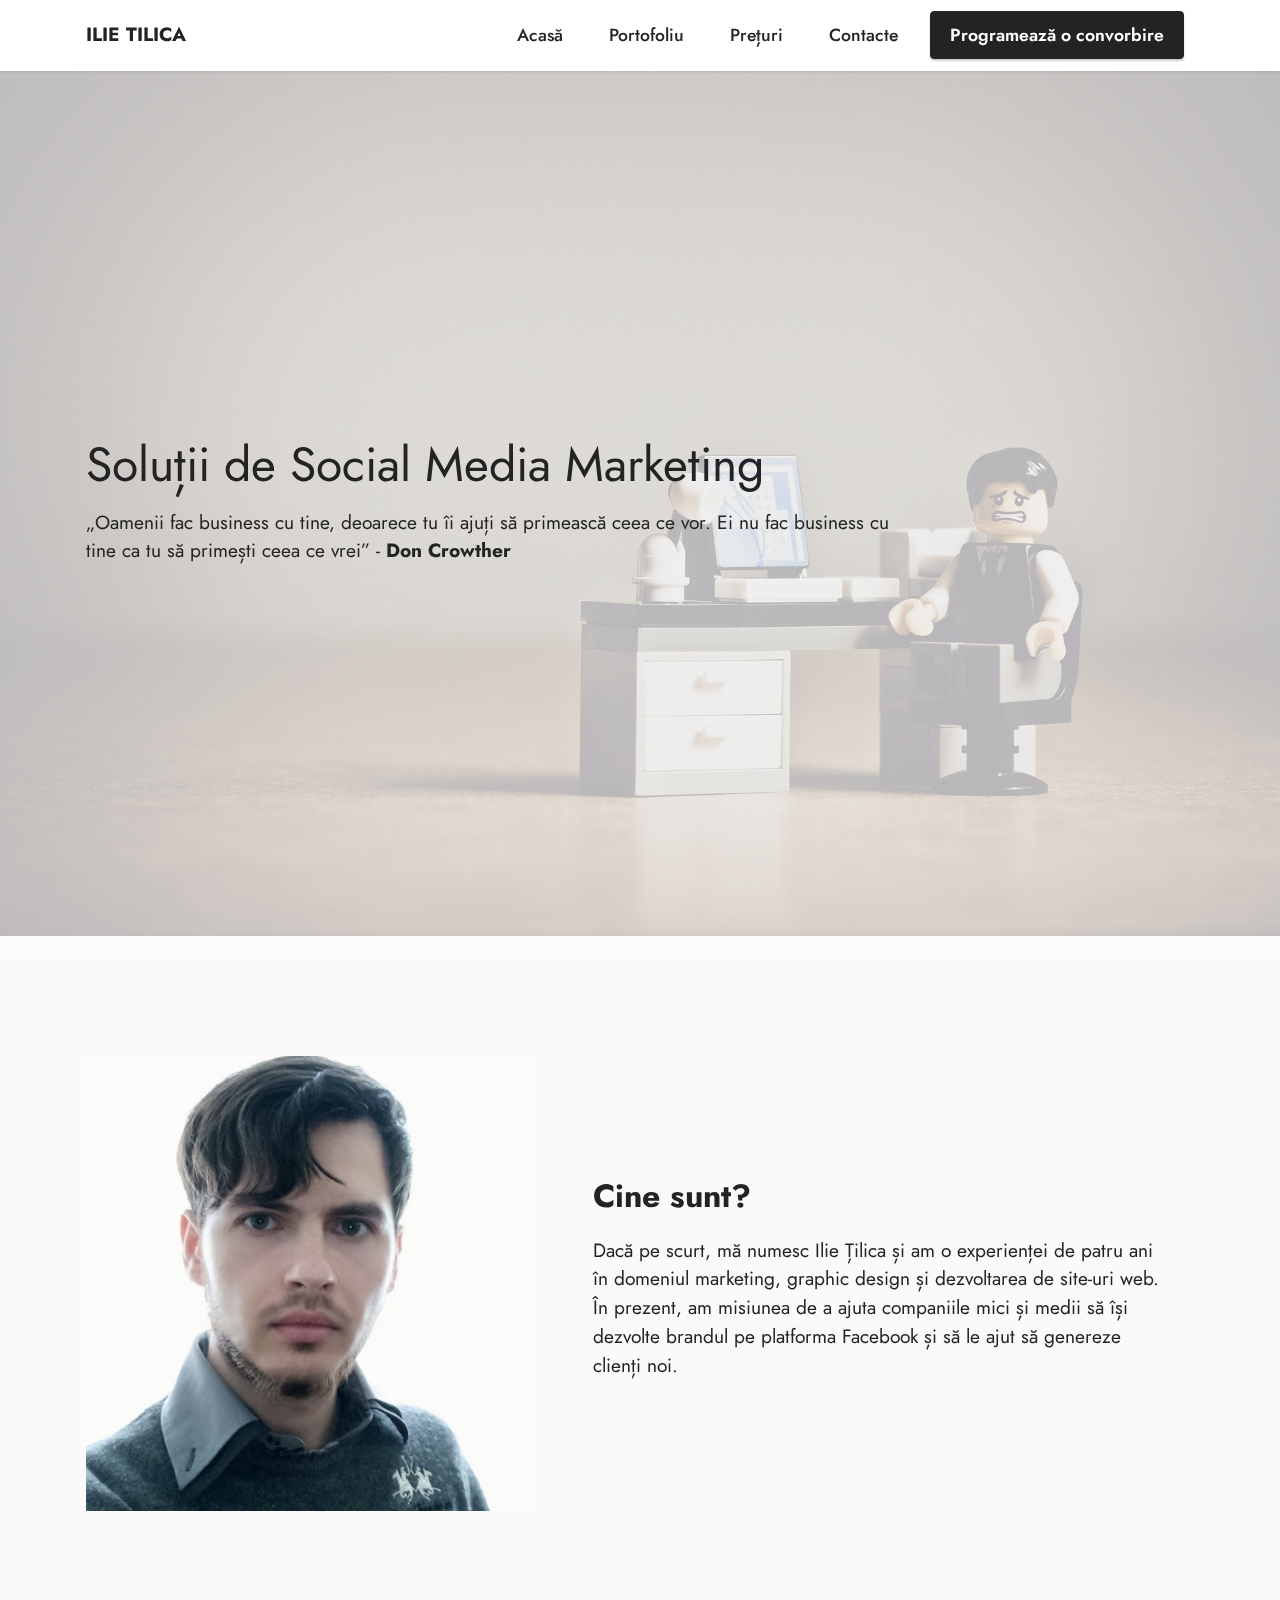
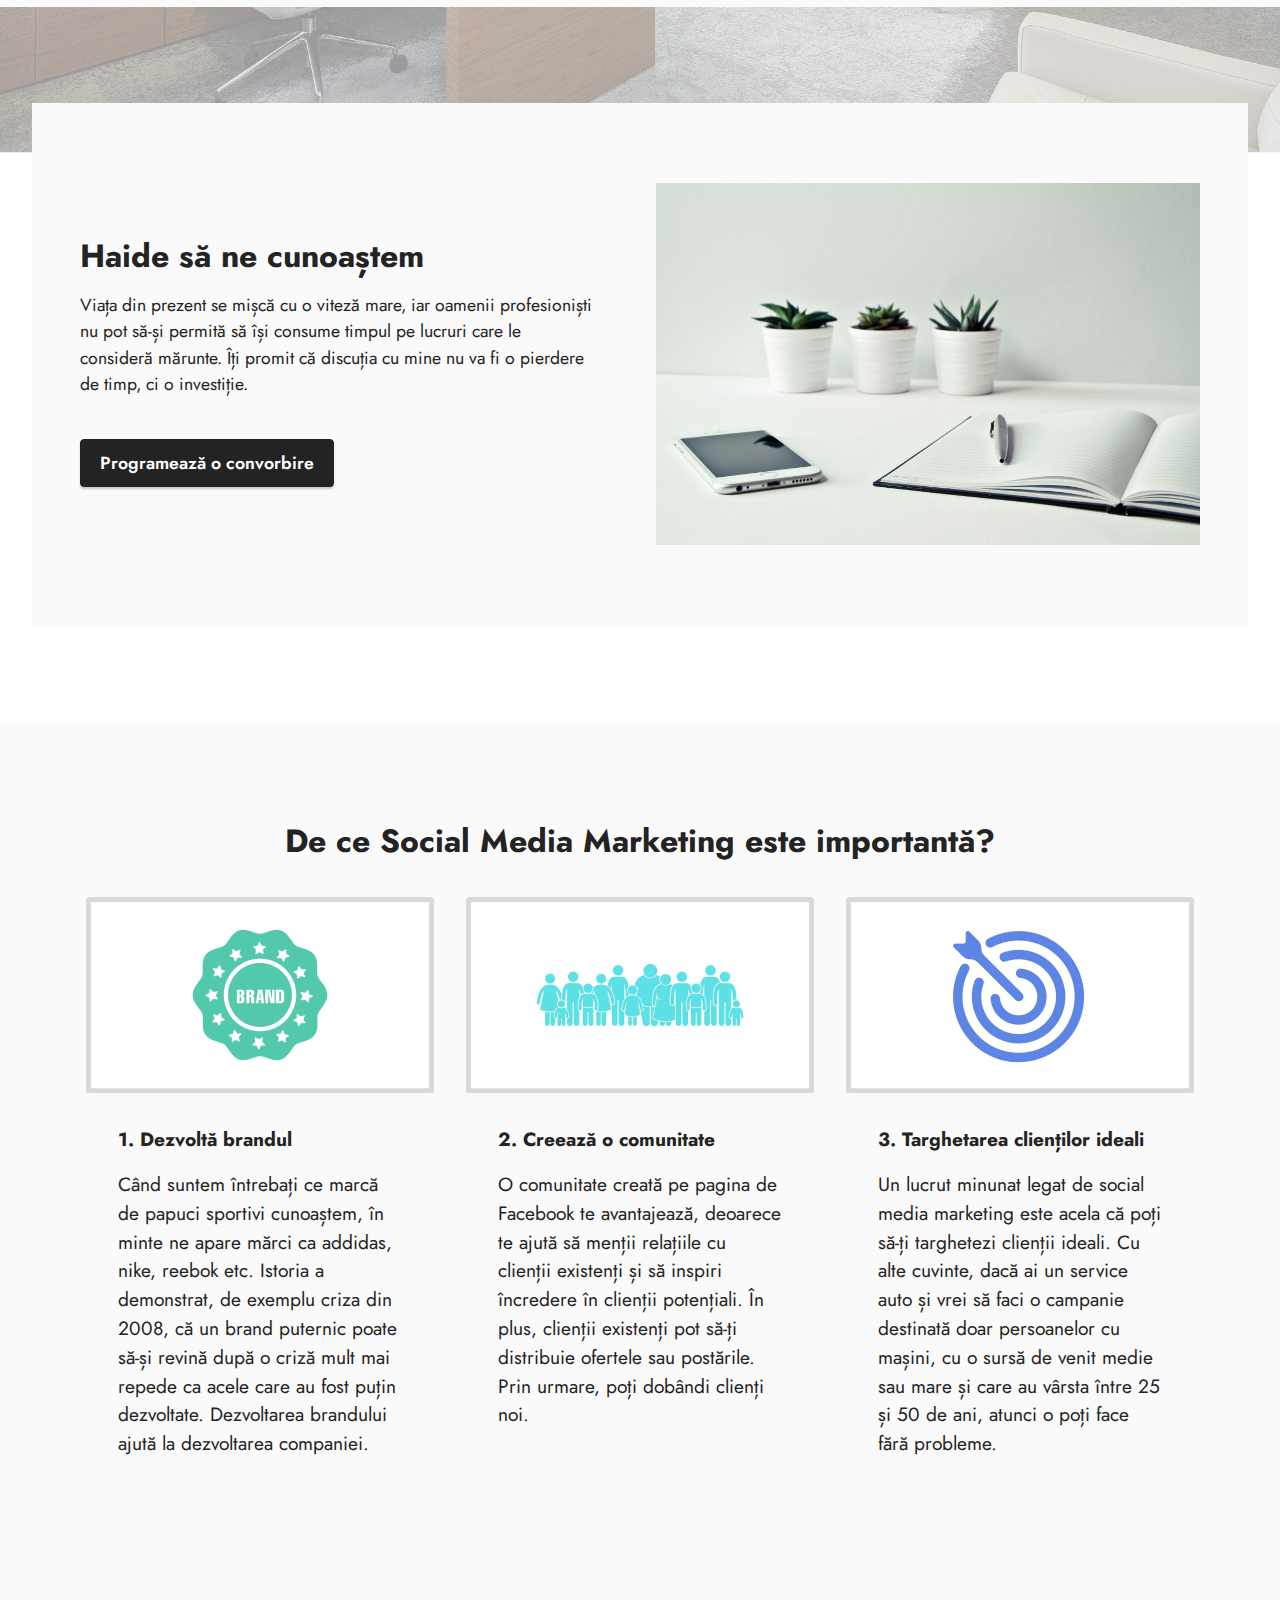
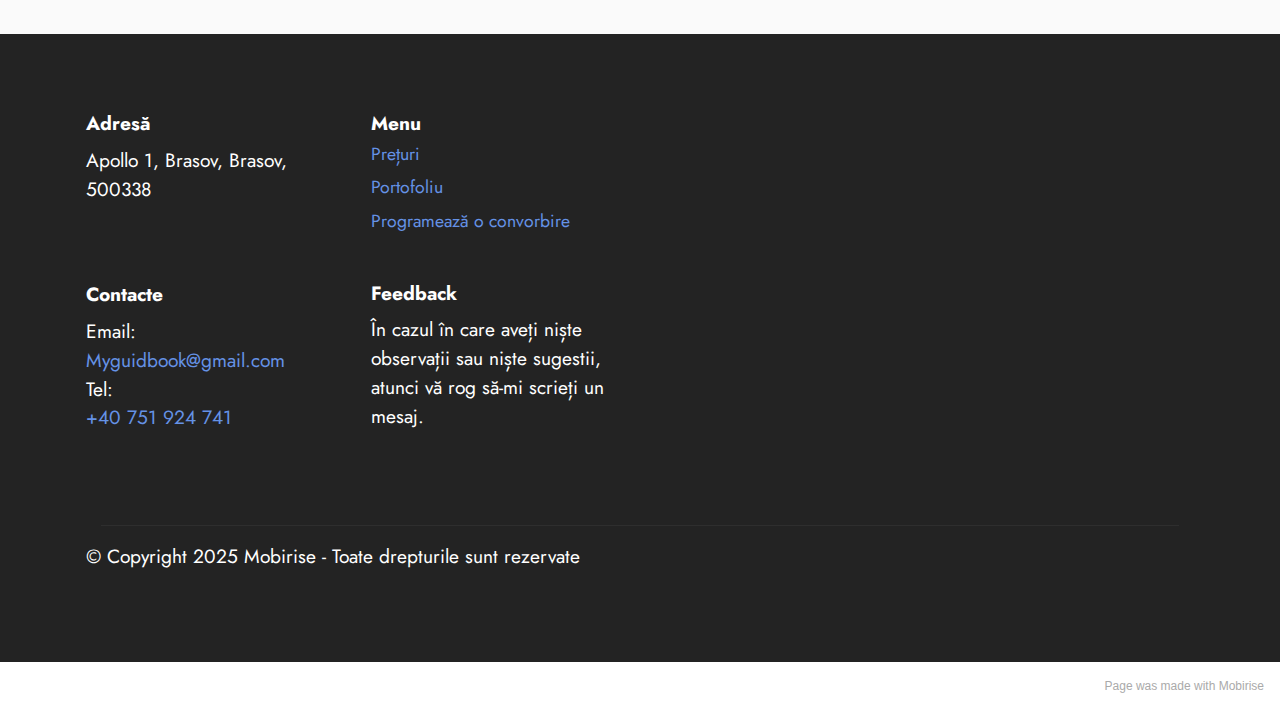
<file: index.html>
<!DOCTYPE html>
<html  >
<head>
  <!-- Site made with Mobirise Website Builder v5.3.10, https://mobirise.com -->
  <meta charset="UTF-8">
  <meta http-equiv="X-UA-Compatible" content="IE=edge">
  <meta name="generator" content="Mobirise v5.3.10, mobirise.com">
  <meta name="viewport" content="width=device-width, initial-scale=1, minimum-scale=1">
  <link rel="shortcut icon" href="assets/images/logo.png" type="image/x-icon">
  <meta name="description" content="">
  
  
  <title>Home</title>
  <link rel="stylesheet" href="assets/tether/tether.min.css">
  <link rel="stylesheet" href="assets/bootstrap/css/bootstrap.min.css">
  <link rel="stylesheet" href="assets/bootstrap/css/bootstrap-grid.min.css">
  <link rel="stylesheet" href="assets/bootstrap/css/bootstrap-reboot.min.css">
  <link rel="stylesheet" href="assets/dropdown/css/style.css">
  <link rel="stylesheet" href="assets/socicon/css/styles.css">
  <link rel="stylesheet" href="assets/theme/css/style.css">
  <link rel="preload" href="https://fonts.googleapis.com/css?family=Jost:100,200,300,400,500,600,700,800,900,100i,200i,300i,400i,500i,600i,700i,800i,900i&display=swap" as="style" onload="this.onload=null;this.rel='stylesheet'">
  <noscript><link rel="stylesheet" href="https://fonts.googleapis.com/css?family=Jost:100,200,300,400,500,600,700,800,900,100i,200i,300i,400i,500i,600i,700i,800i,900i&display=swap"></noscript>
  <link rel="preload" as="style" href="assets/mobirise/css/mbr-additional.css"><link rel="stylesheet" href="assets/mobirise/css/mbr-additional.css" type="text/css">
  
  
  
  
</head>
<body>
  
  <section class="menu menu2 cid-sCXt1QvOxY" once="menu" id="menu2-4">
    
    <nav class="navbar navbar-dropdown navbar-fixed-top navbar-expand-lg">
        <div class="container">
            <div class="navbar-brand">
        
                <span class="navbar-caption-wrap"><a class="navbar-caption text-black display-7" href="index.html">ILIE TILICA</a></span>
            </div>
            <button class="navbar-toggler" type="button" data-toggle="collapse" data-target="#navbarSupportedContent" aria-controls="navbarNavAltMarkup" aria-expanded="false" aria-label="Toggle navigation">
                <div class="hamburger">
                    <span></span>
                    <span></span>
                    <span></span>
                    <span></span>
                </div>
            </button>
            <div class="collapse navbar-collapse" id="navbarSupportedContent">
                <ul class="navbar-nav nav-dropdown" data-app-modern-menu="true"><li class="nav-item"><a class="nav-link link text-black text-primary display-4" href="index.html">Acasă</a></li>
                    <li class="nav-item"><a class="nav-link link text-black text-primary display-4" href="page1.html">Portofoliu</a></li>
                    <li class="nav-item"><a class="nav-link link text-black text-primary display-4" href="page2.html">Prețuri</a>
                    </li><li class="nav-item"><a class="nav-link link text-black text-primary display-4" href="page3.html">Contacte</a></li></ul>
                
                <div class="navbar-buttons mbr-section-btn"><a class="btn btn-black display-4" href="https://calendly.com/roitler/consultatie?month=2021-07">Programează o convorbire</a></div>
            </div>
        </div>
    </nav>
</section>

<section class="header2 cid-sCWa7TAiJM mbr-fullscreen mbr-parallax-background" id="header2-0">

    

    <div class="mbr-overlay" style="opacity: 0.7; background-color: rgb(250, 250, 250);"></div>

    <div class="container">
        <div class="row">
            <div class="col-12 col-lg-9">
                <h1 class="mbr-section-title mbr-fonts-style mb-3 display-2">Soluții de Social Media Marketing</h1>
                
                <p class="mbr-text mbr-fonts-style display-7">„Oamenii fac business cu tine, deoarece tu îi ajuți să primească ceea ce vor. Ei nu fac business cu tine ca tu să primești ceea ce vrei” - <strong>Don Crowther&nbsp;</strong></p>
                
            </div>
        </div>
    </div>
</section>

<section class="image1 cid-sCX64Yrtwq" id="image1-2">
    

    

    <div class="container">
        <div class="row align-items-center">
            <div class="col-12 col-lg-5">
                <div class="image-wrapper">
                    <img src="assets/images/imagine-iliet-1000x1000.jpeg" alt="Mobirise">
                    
                </div>
            </div>
            <div class="col-12 col-lg">
                <div class="text-wrapper">
                    <h3 class="mbr-section-title mbr-fonts-style mb-3 display-5">
                        <strong>Cine sunt?</strong></h3>
                    <p class="mbr-text mbr-fonts-style display-7">
                        Dacă pe scurt, mă numesc Ilie Țilica și am o experienței de patru ani în domeniul marketing, graphic design și dezvoltarea de site-uri web. În prezent, am misiunea de a ajuta companiile mici și medii să își dezvolte brandul pe platforma Facebook și să le ajut să genereze clienți noi.</p>
                </div>
            </div>
        </div>
    </div>
</section>

<section class="features15 cid-sCXvpgD6KK mbr-parallax-background" id="features16-5">

    

    <div class="mbr-overlay" style="opacity: 0.6; background-color: rgb(255, 255, 255);">
    </div>
    <div class="container-fluid">
        <div class="content-wrapper">
            <div class="row align-items-center">
                <div class="col-12 col-lg">
                    <div class="text-wrapper">
                        <h6 class="card-title mbr-fonts-style display-5"><strong>Haide să ne cunoaștem</strong></h6>
                        <p class="mbr-text mbr-fonts-style mb-4 display-4">
                            Viața din prezent se mișcă cu o viteză mare, iar oamenii profesioniști nu pot să-și permită să își consume timpul pe lucruri care le consideră mărunte. Îți promit că discuția cu mine nu va fi o pierdere de timp, ci o investiție.&nbsp; &nbsp;</p>
                        <div class="mbr-section-btn mt-3"><a class="btn btn-black display-4" href="https://calendly.com/roitler/consultatie?month=2021-07">Programează o convorbire</a></div>
                    </div>
                </div>
                <div class="col-12 col-lg-6">
                    <div class="image-wrapper">
                        <img src="assets/images/mbr-980x652.jpg" alt="Mobirise">
                    </div>
                </div>
            </div>
        </div>
    </div>
</section>

<section class="features3 cid-sCXIeP2jSU" id="features3-b">
    
    
    <div class="container">
        <div class="mbr-section-head">
            <h4 class="mbr-section-title mbr-fonts-style align-center mb-0 display-5"><strong>De ce Social Media Marketing este importantă?</strong></h4>
            
        </div>
        <div class="row mt-4">
            <div class="item features-image сol-12 col-md-6 col-lg-4">
                <div class="item-wrapper">
                    <div class="item-img">
                        <img src="assets/images/1-696x392.jpg" alt="">
                    </div>
                    <div class="item-content">
                        <h5 class="item-title mbr-fonts-style display-7"><strong>1. Dezvoltă brandul</strong></h5>
                        
                        <p class="mbr-text mbr-fonts-style mt-3 display-7">Când suntem întrebați ce marcă de papuci sportivi cunoaștem, în minte ne apare mărci ca addidas, nike, reebok etc. Istoria a demonstrat, de exemplu criza din 2008, că un brand puternic poate să-și revină după o criză mult mai repede ca acele care au fost puțin dezvoltate. Dezvoltarea brandului ajută la dezvoltarea companiei.</p>
                    </div>
                    
                </div>
            </div>
            <div class="item features-image сol-12 col-md-6 col-lg-4">
                <div class="item-wrapper">
                    <div class="item-img">
                        <img src="assets/images/2-696x392.jpg" alt="">
                    </div>
                    <div class="item-content">
                        <h5 class="item-title mbr-fonts-style display-7"><strong>2. Creează o comunitate</strong></h5>
                        
                        <p class="mbr-text mbr-fonts-style mt-3 display-7">O comunitate creată pe pagina de Facebook te avantajează, deoarece te ajută să menții relațiile cu clienții existenți și să inspiri încredere în clienții potențiali. În plus, clienții existenți pot să-ți distribuie ofertele sau postările. Prin urmare, poți dobândi clienți noi.</p>
                    </div>
                    
                </div>
            </div>
            <div class="item features-image сol-12 col-md-6 col-lg-4">
                <div class="item-wrapper">
                    <div class="item-img">
                        <img src="assets/images/3-696x392.jpg" alt="">
                    </div>
                    <div class="item-content">
                        <h5 class="item-title mbr-fonts-style display-7"><strong>3. Targhetarea clienților ideali</strong></h5>
                        
                        <p class="mbr-text mbr-fonts-style mt-3 display-7">Un lucrut minunat legat de social media marketing este acela că poți să-ți targhetezi clienții ideali. Cu alte cuvinte, dacă ai un service auto și vrei să faci o campanie destinată doar persoanelor cu mașini, cu o sursă de venit medie sau mare și care au vârsta între 25 și 50 de ani, atunci o poți face fără probleme.<br></p>
                    </div>
                    
                </div>
            </div>
        </div>
    </div>
</section>

<section class="footer6 cid-sCXFEA7yMe" once="footers" id="footer6-9">

    

    

    <div class="container">
        <div class="row content mbr-white">
            <div class="col-12 col-md-3 mbr-fonts-style display-7">
                <h5 class="mbr-section-subtitle mbr-fonts-style mb-2 display-7">
                    <strong>Adresă</strong></h5>
                <p class="mbr-text mbr-fonts-style display-7">Apollo 1, Brasov, Brasov, 500338</p> <br>
                <h5 class="mbr-section-subtitle mbr-fonts-style mb-2 mt-4 display-7"><strong>Contacte</strong></h5>
                <p class="mbr-text mbr-fonts-style mb-4 display-7">
                    Email: <a href="mailto:Myguidbook@gmail.com" class="text-primary">Myguidbook@gmail.com</a><br>Tel: <br><a href="https://wa.me/40 751 924 741" class="text-primary">+40 751 924 741</a></p>
            </div>
            <div class="col-12 col-md-3 mbr-fonts-style display-7">
                <h5 class="mbr-section-subtitle mbr-fonts-style mb-2 display-7">
                    <strong>Menu</strong></h5>
                <ul class="list mbr-fonts-style mb-4 display-4"><p><a href="page2.html" class="text-primary">Prețuri</a></p><p><a href="page1.html" class="text-primary">Portofoliu</a></p><p><a href="https://calendly.com/roitler/consultatie" class="text-primary">Programează o convorbire</a></p></ul>
                <h5 class="mbr-section-subtitle mbr-fonts-style mb-2 mt-5 display-7">
                    <strong>Feedback</strong></h5>
                <p class="mbr-text mbr-fonts-style mb-4 display-7">În cazul în care aveți niște observații sau niște sugestii, atunci vă rog să-mi scrieți un mesaj.</p>
            </div>
            <div class="col-12 col-md-6">
                <div class="google-map"><iframe frameborder="0" style="border:0" src="https://www.google.com/maps/embed/v1/place?key=AIzaSyCZI5F_k6S1k46ujh0SNrapM89f7mJxd30&amp;q=Apollo 1, 500338" allowfullscreen=""></iframe></div>
            </div>
            <div class="col-md-6">
                <div class="social-list align-left">
                </div>
            </div>
        </div>
        <div class="footer-lower">
            <div class="media-container-row">
                <div class="col-sm-12">
                    <hr>
                </div>
            </div>
            <div class="col-sm-12 copyright pl-0">
                <p class="mbr-text mbr-fonts-style mbr-white display-7">
                    © Copyright 2025 Mobirise - Toate drepturile sunt rezervate</p>
            </div>
        </div>
    </div>
</section><section style="background-color: #fff; font-family: -apple-system, BlinkMacSystemFont, 'Segoe UI', 'Roboto', 'Helvetica Neue', Arial, sans-serif; color:#aaa; font-size:12px; padding: 0; align-items: center; display: flex;"><a href="https://mobirise.site/c" style="flex: 1 1; height: 3rem; padding-left: 1rem;"></a><p style="flex: 0 0 auto; margin:0; padding-right:1rem;">Page was <a href="https://mobirise.site/h" style="color:#aaa;">made with</a> Mobirise</p></section><script src="assets/web/assets/jquery/jquery.min.js"></script>  <script src="assets/popper/popper.min.js"></script>  <script src="assets/tether/tether.min.js"></script>  <script src="assets/bootstrap/js/bootstrap.min.js"></script>  <script src="assets/smoothscroll/smooth-scroll.js"></script>  <script src="assets/dropdown/js/nav-dropdown.js"></script>  <script src="assets/dropdown/js/navbar-dropdown.js"></script>  <script src="assets/touchswipe/jquery.touch-swipe.min.js"></script>  <script src="assets/parallax/jarallax.min.js"></script>  <script src="assets/theme/js/script.js"></script>  
  
  
</body>
</html>
</file>
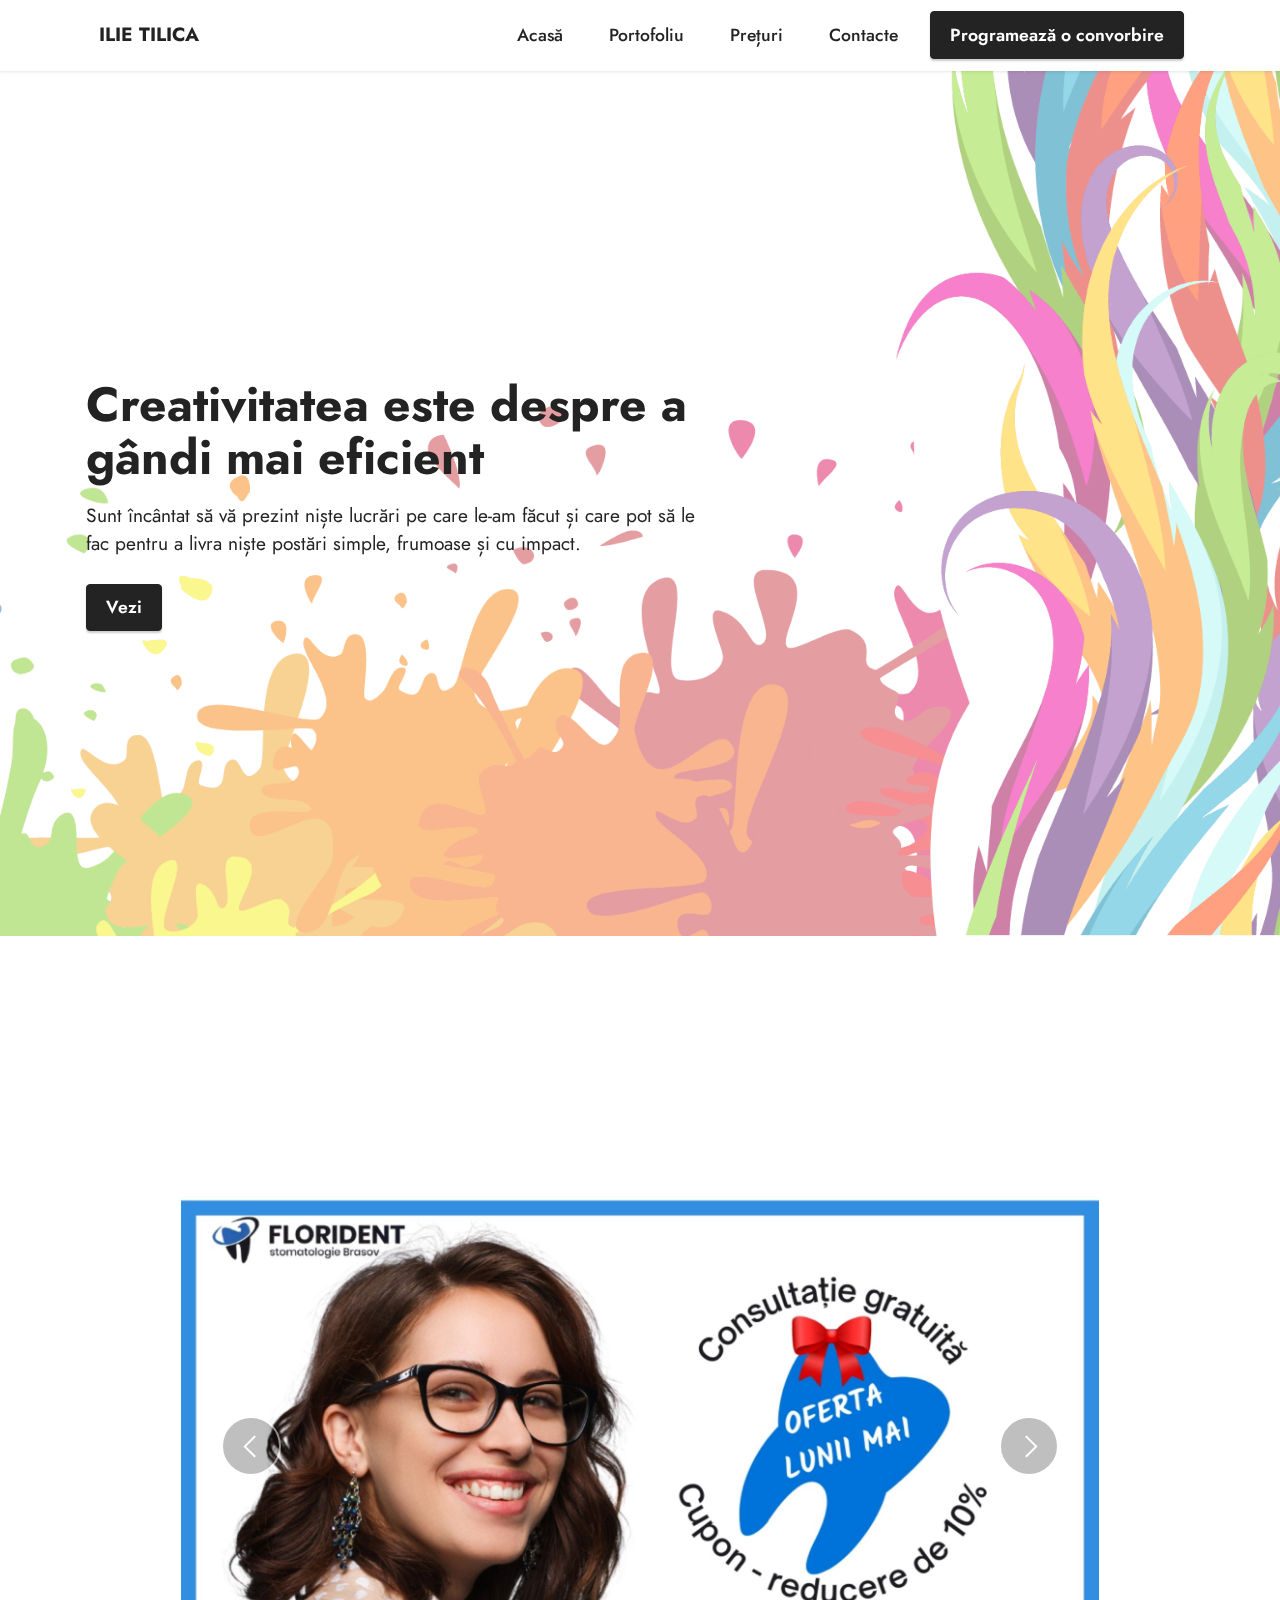
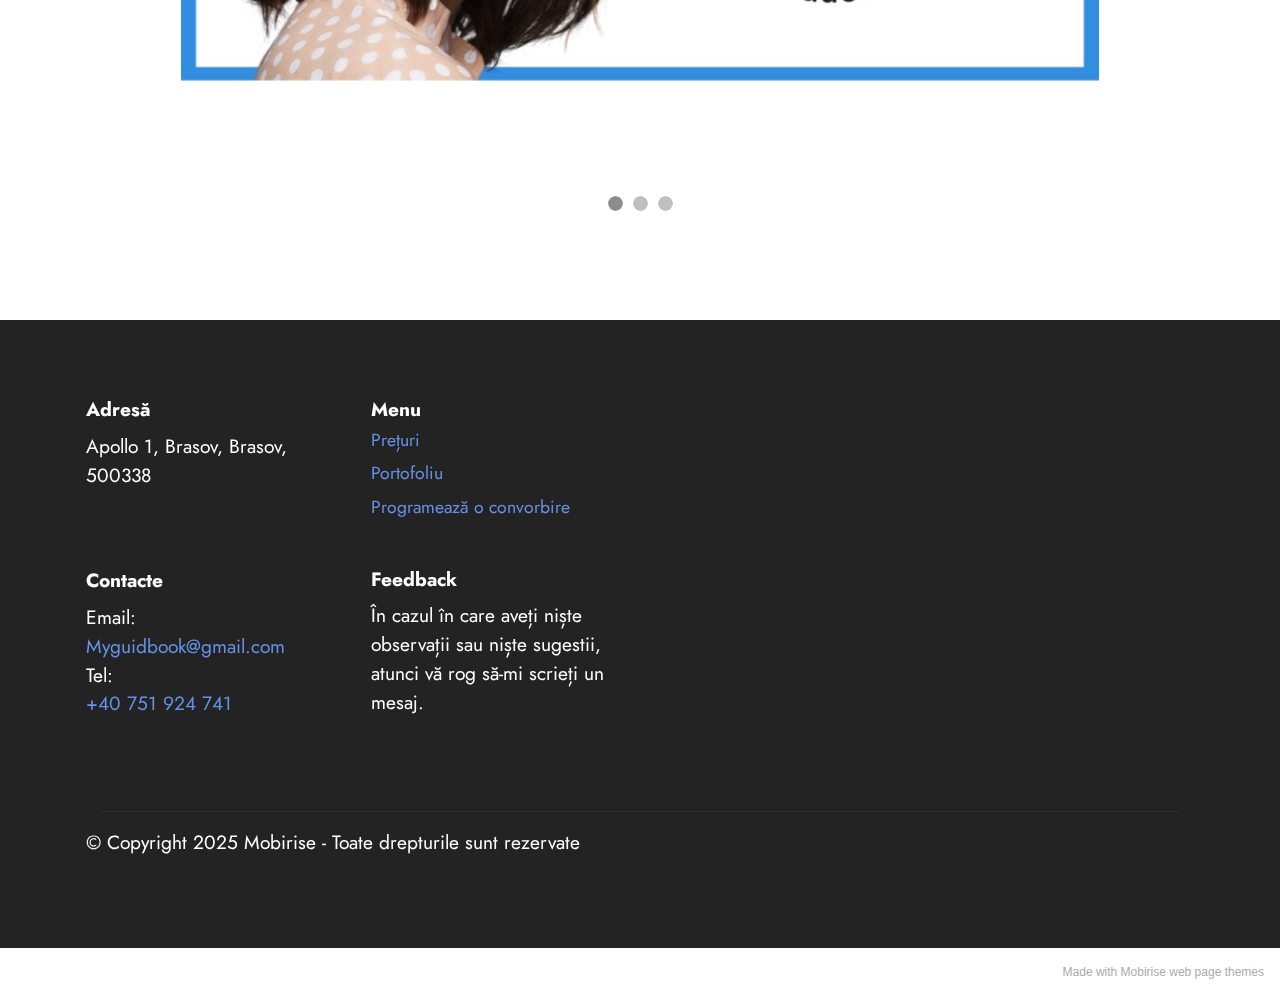
<file: page1.html>
<!DOCTYPE html>
<html  >
<head>
  <!-- Site made with Mobirise Website Builder v5.3.10, https://mobirise.com -->
  <meta charset="UTF-8">
  <meta http-equiv="X-UA-Compatible" content="IE=edge">
  <meta name="generator" content="Mobirise v5.3.10, mobirise.com">
  <meta name="viewport" content="width=device-width, initial-scale=1, minimum-scale=1">
  <link rel="shortcut icon" href="assets/images/logo.png" type="image/x-icon">
  <meta name="description" content="">
  
  
  <title>Portofoliu</title>
  <link rel="stylesheet" href="assets/web/assets/mobirise-icons2/mobirise2.css">
  <link rel="stylesheet" href="assets/tether/tether.min.css">
  <link rel="stylesheet" href="assets/bootstrap/css/bootstrap.min.css">
  <link rel="stylesheet" href="assets/bootstrap/css/bootstrap-grid.min.css">
  <link rel="stylesheet" href="assets/bootstrap/css/bootstrap-reboot.min.css">
  <link rel="stylesheet" href="assets/dropdown/css/style.css">
  <link rel="stylesheet" href="assets/socicon/css/styles.css">
  <link rel="stylesheet" href="assets/theme/css/style.css">
  <link rel="preload" href="https://fonts.googleapis.com/css?family=Jost:100,200,300,400,500,600,700,800,900,100i,200i,300i,400i,500i,600i,700i,800i,900i&display=swap" as="style" onload="this.onload=null;this.rel='stylesheet'">
  <noscript><link rel="stylesheet" href="https://fonts.googleapis.com/css?family=Jost:100,200,300,400,500,600,700,800,900,100i,200i,300i,400i,500i,600i,700i,800i,900i&display=swap"></noscript>
  <link rel="preload" as="style" href="assets/mobirise/css/mbr-additional.css"><link rel="stylesheet" href="assets/mobirise/css/mbr-additional.css" type="text/css">
  
  
  
  
</head>
<body>
  
  <section class="menu menu2 cid-sCXt1QvOxY" once="menu" id="menu2-4">
    
    <nav class="navbar navbar-dropdown navbar-fixed-top navbar-expand-lg">
        <div class="container">
            <div class="navbar-brand">
                <span class="navbar-logo">
                </span>
                <span class="navbar-caption-wrap"><a class="navbar-caption text-black display-7" href="index.html">ILIE TILICA</a></span>
            </div>
            <button class="navbar-toggler" type="button" data-toggle="collapse" data-target="#navbarSupportedContent" aria-controls="navbarNavAltMarkup" aria-expanded="false" aria-label="Toggle navigation">
                <div class="hamburger">
                    <span></span>
                    <span></span>
                    <span></span>
                    <span></span>
                </div>
            </button>
            <div class="collapse navbar-collapse" id="navbarSupportedContent">
                <ul class="navbar-nav nav-dropdown" data-app-modern-menu="true"><li class="nav-item"><a class="nav-link link text-black text-primary display-4" href="index.html">Acasă</a></li>
                    <li class="nav-item"><a class="nav-link link text-black text-primary display-4" href="page1.html">Portofoliu</a></li>
                    <li class="nav-item"><a class="nav-link link text-black text-primary display-4" href="page2.html">Prețuri</a>
                    </li><li class="nav-item"><a class="nav-link link text-black text-primary display-4" href="page3.html">Contacte</a></li></ul>
                
                <div class="navbar-buttons mbr-section-btn"><a class="btn btn-black display-4" href="https://mobiri.se">Programează o convorbire</a></div>
            </div>
        </div>
    </nav>
</section>

<section class="header2 cid-sCY2xephr8 mbr-fullscreen mbr-parallax-background" id="header2-g">

    

    <div class="mbr-overlay" style="opacity: 0.5; background-color: rgb(255, 255, 255);"></div>

    <div class="container">
        <div class="row">
            <div class="col-12 col-lg-7">
                <h1 class="mbr-section-title mbr-fonts-style mb-3 display-2"><strong>Creativitatea este despre a gândi mai eficient</strong></h1>
                
                <p class="mbr-text mbr-fonts-style display-7">Sunt încântat să vă prezint niște lucrări pe care le-am făcut și care pot să le fac pentru a livra niște postări simple, frumoase și cu impact.</p>
                <div class="mbr-section-btn mt-3"><a class="btn btn-black display-4" href="#sCYfR64QvG">Vezi</a></div>
            </div>
        </div>
    </div>
</section>

<section class="slider2 cid-sCY55kEKvt" id="slider2-h">
    

    
    <div class="container">
        <div class="row justify-content-center">
            <div class="col-12 col-md-10">
                <div class="carousel slide carousel-fade" id="sCYfR64QvG" data-ride="carousel" data-interval="5000">
                    
                    <ol class="carousel-indicators">
                        <li data-slide-to="0" class="active" data-target="#sCYfR64QvG"></li>
                        <li data-slide-to="1" data-target="#sCYfR64QvG"></li>
                        <li data-slide-to="2" data-target="#sCYfR64QvG"></li>
                    </ol>
                    <div class="carousel-inner">
                        <div class="carousel-item slider-image item active">
                            <div class="item-wrapper">
                                <img class="d-block w-100" src="assets/images/10.jpg">
                                <div class="carousel-caption d-none d-md-block">
                                </div>
                            </div>
                        </div>
                        <div class="carousel-item slider-image item">
                            <div class="item-wrapper">
                                <img class="d-block w-100" src="assets/images/9.jpg">
                                <div class="carousel-caption d-none d-md-block">
                                </div>
                            </div>
                        </div>
                        <div class="carousel-item slider-image item">
                            <div class="item-wrapper">
                                <img class="d-block w-100" src="assets/images/8.jpg">
                                <div class="carousel-caption d-none d-md-block">
                                </div>
                            </div>
                        </div>
                        <div class="carousel-item slider-image item">
                            <div class="item-wrapper">
                                <img class="d-block w-100" src="assets/images/7.jpg">
                                <div class="carousel-caption d-none d-md-block">
                                </div>
                            </div>
                        </div>
                        <div class="carousel-item slider-image item">
                            <div class="item-wrapper">
                                <img class="d-block w-100" src="assets/images/6.jpg">
                                <div class="carousel-caption d-none d-md-block">
                                </div>
                            </div>
                        </div>
                        <div class="carousel-item slider-image item">
                            <div class="item-wrapper">
                                <img class="d-block w-100" src="assets/images/5.jpg">
                                <div class="carousel-caption d-none d-md-block">
                                </div>
                            </div>
                        </div>
                        <div class="carousel-item slider-image item">
                            <div class="item-wrapper">
                                <img class="d-block w-100" src="assets/images/4.jpg">
                                <div class="carousel-caption d-none d-md-block">
                                </div>
                            </div>
                        </div>
                        <div class="carousel-item slider-image item">
                            <div class="item-wrapper">
                                <img class="d-block w-100" src="assets/images/3.jpg">
                                <div class="carousel-caption d-none d-md-block">
                                </div>
                            </div>
                        </div>
                        <div class="carousel-item slider-image item">
                            <div class="item-wrapper">
                                <img class="d-block w-100" src="assets/images/2.jpg">
                                <div class="carousel-caption d-none d-md-block">
                                </div>
                            </div>
                        </div>
                        <div class="carousel-item slider-image item">
                            <div class="item-wrapper">
                                <img class="d-block w-100" src="assets/images/1.jpg">
                                <div class="carousel-caption d-none d-md-block">
                                </div>
                            </div>
                        </div>                      
                    </div>
                    <a class="carousel-control carousel-control-prev" role="button" data-slide="prev" href="#sCYfR64QvG">
                        <span class="mobi-mbri mobi-mbri-arrow-prev" aria-hidden="true"></span>
                        <span class="sr-only">Previous</span>
                    </a>
                    <a class="carousel-control carousel-control-next" role="button" data-slide="next" href="#sCYfR64QvG">
                        <span class="mobi-mbri mobi-mbri-arrow-next" aria-hidden="true"></span>
                        <span class="sr-only">Next</span>
                    </a>
                </div>
            </div>
        </div>
    </div>
</section>

<section class="footer6 cid-sCXDtw9h1s" once="footers" id="footer6-6">

    

    

    <div class="container">
        <div class="row content mbr-white">
            <div class="col-12 col-md-3 mbr-fonts-style display-7">
                <h5 class="mbr-section-subtitle mbr-fonts-style mb-2 display-7">
                    <strong>Adresă</strong></h5>
                <p class="mbr-text mbr-fonts-style display-7">Apollo 1, Brasov, Brasov, 500338</p> <br>
                <h5 class="mbr-section-subtitle mbr-fonts-style mb-2 mt-4 display-7"><strong>Contacte</strong></h5>
                <p class="mbr-text mbr-fonts-style mb-4 display-7">
                    Email: <a href="mailto:Myguidbook@gmail.com" class="text-primary">Myguidbook@gmail.com</a><br>Tel: <br><a href="https://wa.me/40 751 924 741" class="text-primary">+40 751 924 741</a></p>
            </div>
            <div class="col-12 col-md-3 mbr-fonts-style display-7">
                <h5 class="mbr-section-subtitle mbr-fonts-style mb-2 display-7">
                    <strong>Menu</strong></h5>
                <ul class="list mbr-fonts-style mb-4 display-4"><p><a href="page2.html" class="text-primary">Prețuri</a></p><p><a href="page1.html" class="text-primary">Portofoliu</a></p><p><a href="https://calendly.com/roitler/consultatie" class="text-primary">Programează o convorbire</a></p></ul>
                <h5 class="mbr-section-subtitle mbr-fonts-style mb-2 mt-5 display-7">
                    <strong>Feedback</strong></h5>
                <p class="mbr-text mbr-fonts-style mb-4 display-7">În cazul în care aveți niște observații sau niște sugestii, atunci vă rog să-mi scrieți un mesaj.</p>
            </div>
            <div class="col-12 col-md-6">
                <div class="google-map"><iframe frameborder="0" style="border:0" src="https://www.google.com/maps/embed/v1/place?key=AIzaSyCZI5F_k6S1k46ujh0SNrapM89f7mJxd30&amp;q=Apollo 1, 500338" allowfullscreen=""></iframe></div>
            </div>
            <div class="col-md-6">
                <div class="social-list align-left">
                </div>
            </div>
        </div>
        <div class="footer-lower">
            <div class="media-container-row">
                <div class="col-sm-12">
                    <hr>
                </div>
            </div>
            <div class="col-sm-12 copyright pl-0">
                <p class="mbr-text mbr-fonts-style mbr-white display-7">
                    © Copyright 2025 Mobirise - Toate drepturile sunt rezervate</p>
            </div>
        </div>
    </div>
</section><section style="background-color: #fff; font-family: -apple-system, BlinkMacSystemFont, 'Segoe UI', 'Roboto', 'Helvetica Neue', Arial, sans-serif; color:#aaa; font-size:12px; padding: 0; align-items: center; display: flex;"><a href="https://mobirise.site/x" style="flex: 1 1; height: 3rem; padding-left: 1rem;"></a><p style="flex: 0 0 auto; margin:0; padding-right:1rem;">Made with Mobirise <a href="https://mobirise.site/u" style="color:#aaa;">web page</a> themes</p></section><script src="assets/web/assets/jquery/jquery.min.js"></script>  <script src="assets/popper/popper.min.js"></script>  <script src="assets/tether/tether.min.js"></script>  <script src="assets/bootstrap/js/bootstrap.min.js"></script>  <script src="assets/smoothscroll/smooth-scroll.js"></script>  <script src="assets/dropdown/js/nav-dropdown.js"></script>  <script src="assets/dropdown/js/navbar-dropdown.js"></script>  <script src="assets/touchswipe/jquery.touch-swipe.min.js"></script>  <script src="assets/parallax/jarallax.min.js"></script>  <script src="assets/theme/js/script.js"></script>  
  
  
</body>
</html>
</file>
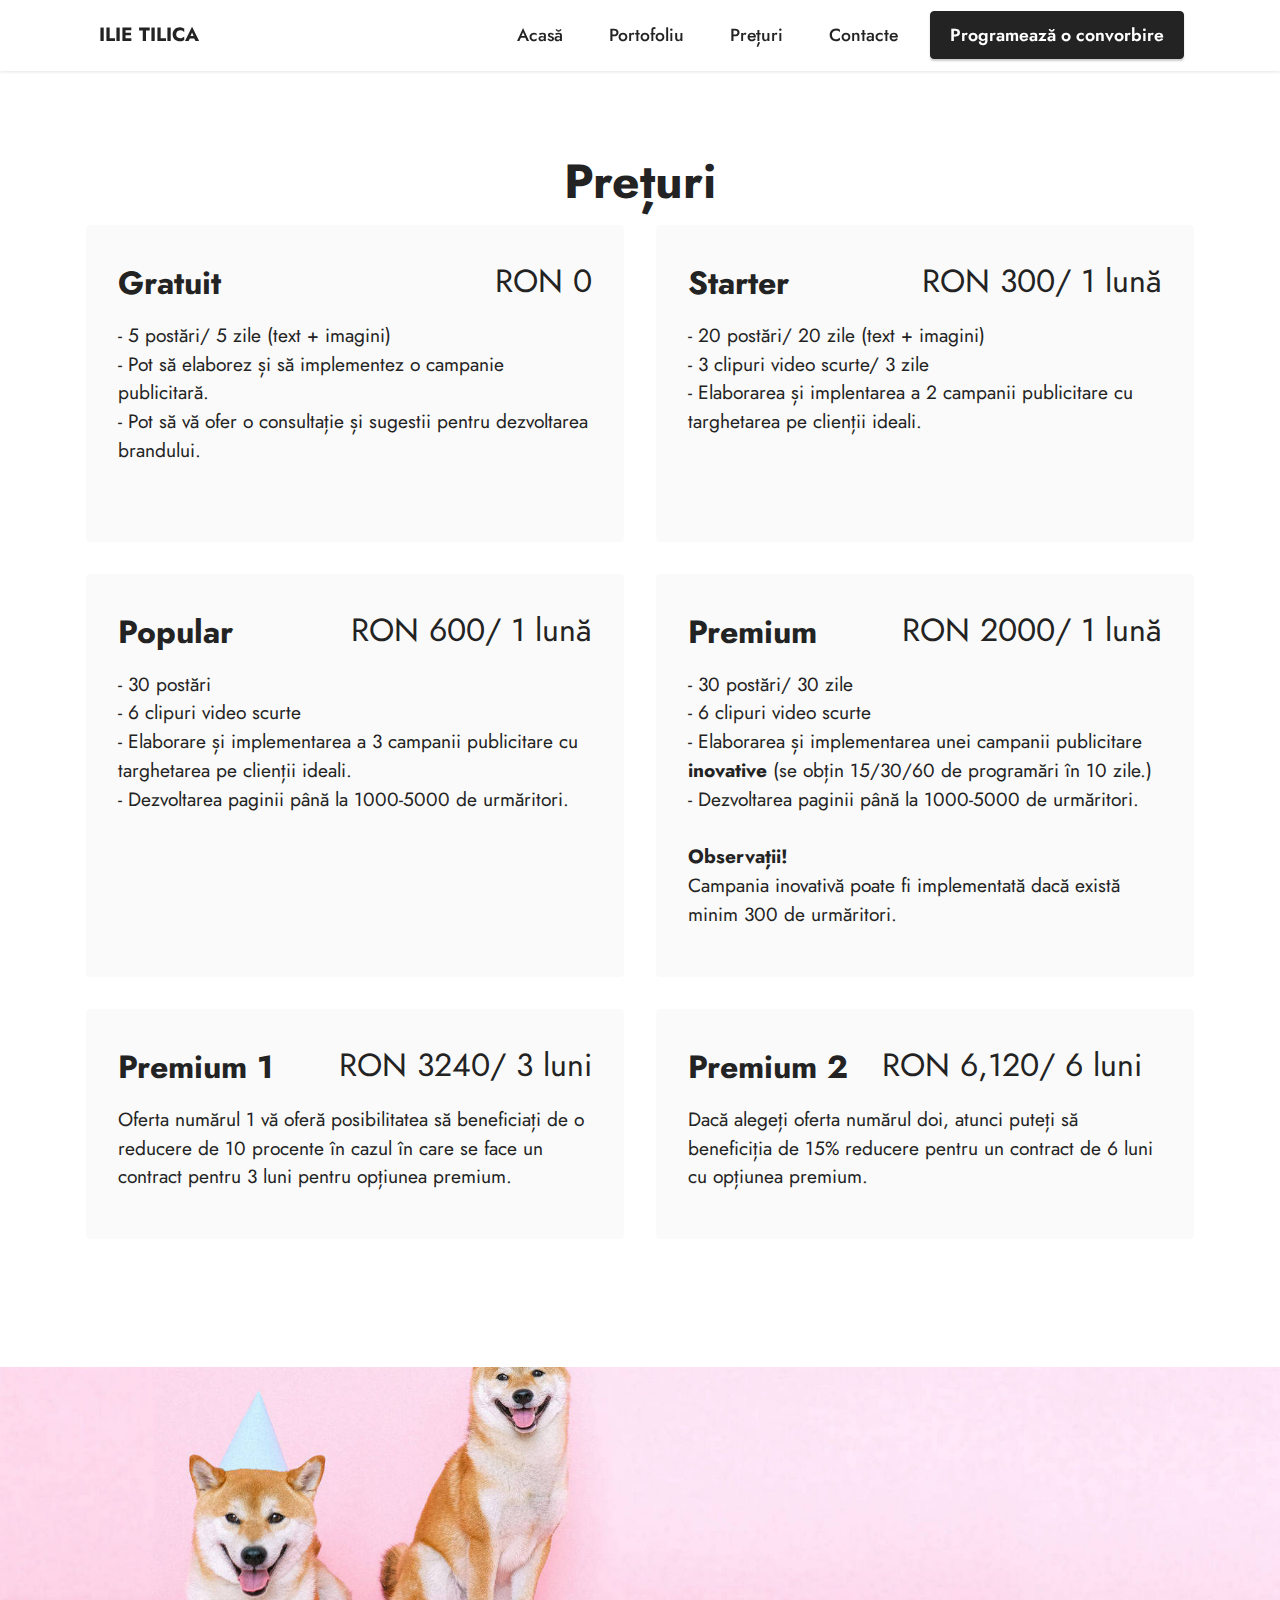
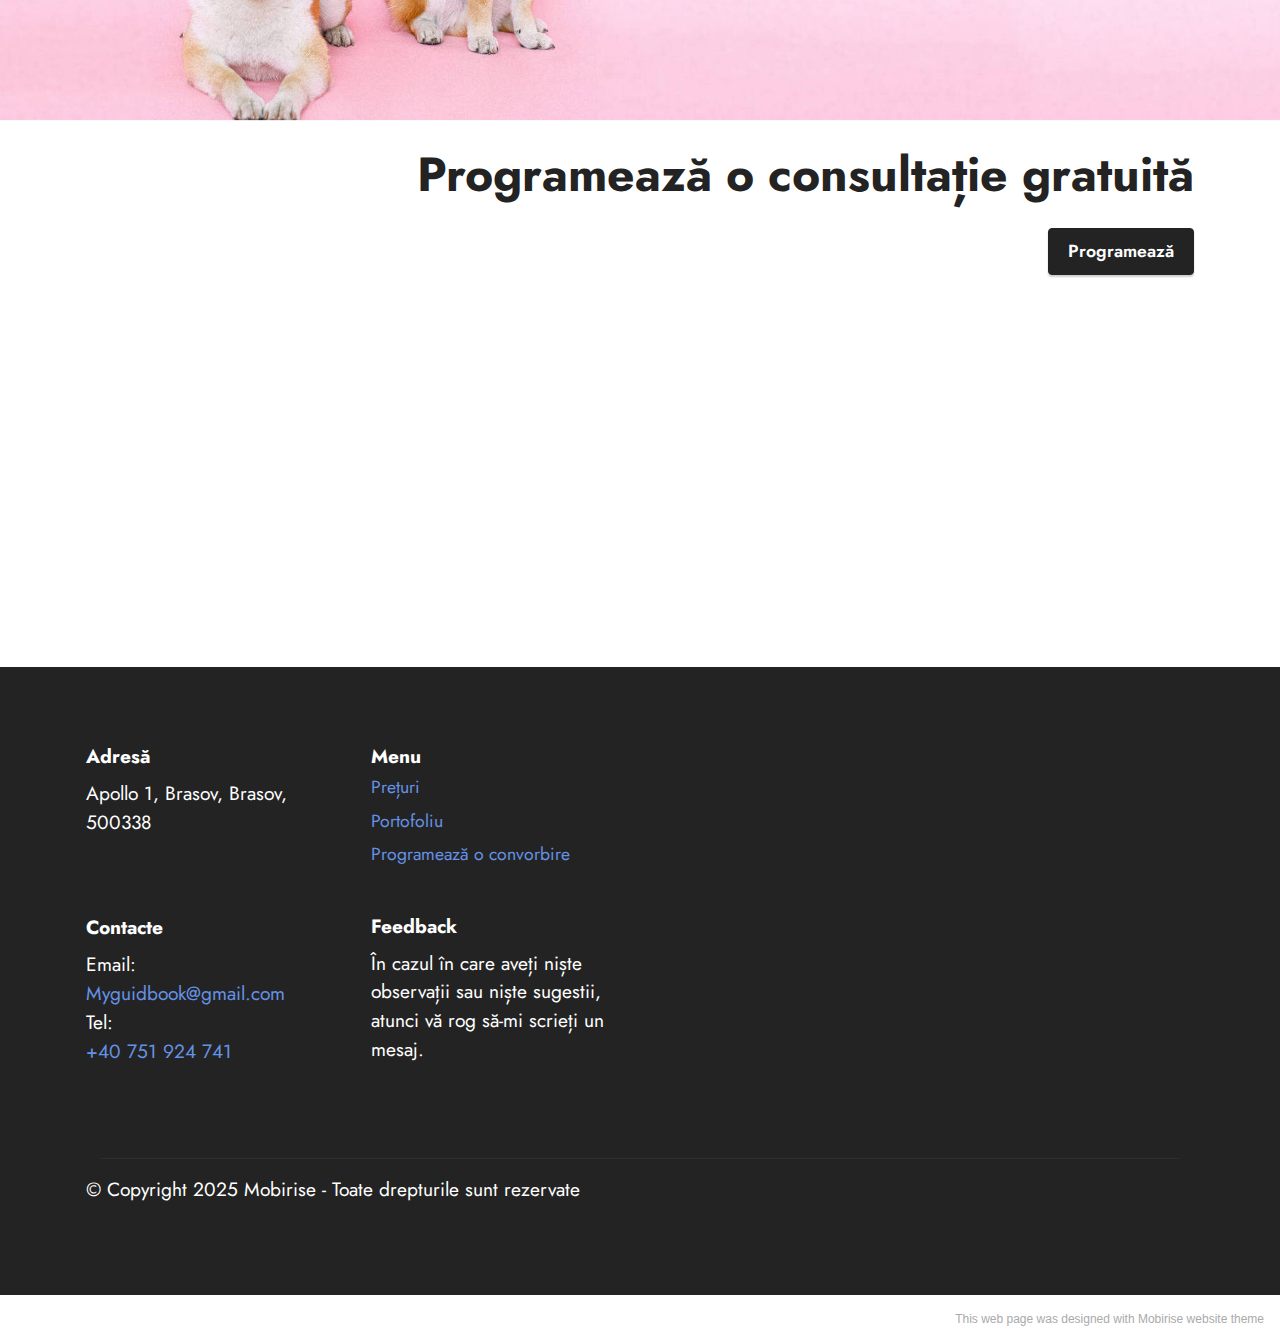
<file: page2.html>
<!DOCTYPE html>
<html  >
<head>
  <!-- Site made with Mobirise Website Builder v5.3.10, https://mobirise.com -->
  <meta charset="UTF-8">
  <meta http-equiv="X-UA-Compatible" content="IE=edge">
  <meta name="generator" content="Mobirise v5.3.10, mobirise.com">
  <meta name="viewport" content="width=device-width, initial-scale=1, minimum-scale=1">
  <link rel="shortcut icon" href="assets/images/logo.png" type="image/x-icon">
  <meta name="description" content="">
  
  
  <title>Prețuri</title>
  <link rel="stylesheet" href="assets/tether/tether.min.css">
  <link rel="stylesheet" href="assets/bootstrap/css/bootstrap.min.css">
  <link rel="stylesheet" href="assets/bootstrap/css/bootstrap-grid.min.css">
  <link rel="stylesheet" href="assets/bootstrap/css/bootstrap-reboot.min.css">
  <link rel="stylesheet" href="assets/dropdown/css/style.css">
  <link rel="stylesheet" href="assets/socicon/css/styles.css">
  <link rel="stylesheet" href="assets/theme/css/style.css">
  <link rel="preload" href="https://fonts.googleapis.com/css?family=Jost:100,200,300,400,500,600,700,800,900,100i,200i,300i,400i,500i,600i,700i,800i,900i&display=swap" as="style" onload="this.onload=null;this.rel='stylesheet'">
  <noscript><link rel="stylesheet" href="https://fonts.googleapis.com/css?family=Jost:100,200,300,400,500,600,700,800,900,100i,200i,300i,400i,500i,600i,700i,800i,900i&display=swap"></noscript>
  <link rel="preload" as="style" href="assets/mobirise/css/mbr-additional.css"><link rel="stylesheet" href="assets/mobirise/css/mbr-additional.css" type="text/css">
  
  
  
  
</head>
<body>
  
  <section class="menu menu2 cid-sCXt1QvOxY" once="menu" id="menu2-c">
    
    <nav class="navbar navbar-dropdown navbar-fixed-top navbar-expand-lg">
        <div class="container">
            <div class="navbar-brand">
                <span class="navbar-logo">
                </span>
                <span class="navbar-caption-wrap"><a class="navbar-caption text-black display-7" href="index.html">ILIE TILICA</a></span>
            </div>
            <button class="navbar-toggler" type="button" data-toggle="collapse" data-target="#navbarSupportedContent" aria-controls="navbarNavAltMarkup" aria-expanded="false" aria-label="Toggle navigation">
                <div class="hamburger">
                    <span></span>
                    <span></span>
                    <span></span>
                    <span></span>
                </div>
            </button>
            <div class="collapse navbar-collapse" id="navbarSupportedContent">
                <ul class="navbar-nav nav-dropdown" data-app-modern-menu="true"><li class="nav-item"><a class="nav-link link text-black text-primary display-4" href="index.html">Acasă</a></li>
                    <li class="nav-item"><a class="nav-link link text-black text-primary display-4" href="page1.html">Portofoliu</a></li>
                    <li class="nav-item"><a class="nav-link link text-black text-primary display-4" href="page2.html">Prețuri</a>
                    </li><li class="nav-item"><a class="nav-link link text-black text-primary display-4" href="page3.html">Contacte</a></li></ul>
                
                <div class="navbar-buttons mbr-section-btn"><a class="btn btn-black display-4" href="https://calendly.com/roitler/consultatie?month=2021-07">Programează o convorbire</a></div>
            </div>
        </div>
    </nav>
</section>

<section class="features7 cid-sCXRhfmVwu" id="features8-e">
    <!---->
    
    
    <div class="container">
        <div class="row">
            <div class="title col-12">
                <h5 class="mbr-section-title mbr-fonts-style mb-3 display-2">
                    <strong>Prețuri</strong></h5>
                
            </div>
            <div class="card col-12 col-md-6">
                <div class="card-wrapper">
                    <div class="top-line">
                        <h6 class="card-title mbr-fonts-style display-5"><strong>Gratuit</strong></h6>
                        <p class="mbr-text cost mbr-fonts-style display-5">RON 0</p>
                    </div>
                    <div class="bottom-line">
                        <p class="mbr-text mbr-fonts-style display-7">- 5 postări/ 5 zile (text + imagini)<br>- Pot să elaborez și să implementez o campanie publicitară.&nbsp;<br>- Pot să vă ofer o consultație și sugestii pentru dezvoltarea brandului.<br><br></p>
                    </div>
                </div>
            </div>
            <div class="card col-12 col-md-6">
                <div class="card-wrapper">
                    <div class="top-line">
                        <h6 class="card-title mbr-fonts-style display-5"><strong>Starter</strong></h6>
                        <p class="mbr-text cost mbr-fonts-style display-5">RON 300/ 1 lună</p>
                    </div>
                    <div class="bottom-line">
                        <p class="mbr-text mbr-fonts-style display-7">- 20 postări/ 20 zile (text + imagini)<br>- 3 clipuri video scurte/ 3 zile&nbsp;<br>- Elaborarea și implentarea a 2 campanii publicitare cu targhetarea pe clienții ideali.</p>
                    </div>
                </div>
            </div>
            <div class="card col-12 col-md-6">
                <div class="card-wrapper">
                    <div class="top-line">
                        <h6 class="card-title mbr-fonts-style display-5">
                            <strong>Popular</strong></h6>
                        <p class="mbr-text cost mbr-fonts-style display-5">RON 600/ 1 lună</p>
                    </div>
                    <div class="bottom-line">
                        <p class="mbr-text mbr-fonts-style display-7">- 30 postări<br>- 6 clipuri video scurte<br>- Elaborare și implementarea a 3 campanii publicitare cu targhetarea pe clienții ideali.<br>- Dezvoltarea paginii până la 1000-5000 de urmăritori.</p>
                    </div>
                </div>
            </div>
            <div class="card col-12 col-md-6">
                <div class="card-wrapper">
                    <div class="top-line">
                        <h6 class="card-title mbr-fonts-style display-5">
                            <strong>Premium</strong></h6>
                        <p class="mbr-text cost mbr-fonts-style display-5">RON 2000/ 1 lună</p>
                    </div>
                    <div class="bottom-line">
                        <p class="mbr-text mbr-fonts-style display-7">
                            - 30 postări/ 30 zile<br>- 6 clipuri video scurte<br>- Elaborarea și implementarea unei campanii publicitare <strong>inovative </strong>(se obțin 15/30/60 de programări în 10 zile.)<br>- Dezvoltarea paginii până la 1000-5000 de urmăritori.<br><br><strong>Observații!</strong>&nbsp;<br>Campania inovativă poate fi implementată dacă există minim 300 de urmăritori.&nbsp;</p>
                    </div>
                </div>
            </div>
            <div class="card col-12 col-md-6">
                <div class="card-wrapper">
                    <div class="top-line">
                        <h6 class="card-title mbr-fonts-style display-5">
                            <strong>Premium 1</strong></h6>
                        <p class="mbr-text cost mbr-fonts-style display-5">RON 3240/ 3 luni</p>
                    </div>
                    <div class="bottom-line">
                        <p class="mbr-text mbr-fonts-style display-7">
                            Oferta numărul 1 vă oferă posibilitatea să beneficiați de o reducere de 10 procente în cazul în care se face un contract pentru 3 luni pentru opțiunea premium.</p>
                    </div>
                </div>
            </div>
            <div class="card col-12 col-md-6">
                <div class="card-wrapper">
                    <div class="top-line">
                        <h6 class="card-title mbr-fonts-style display-5">
                            <strong>Premium 2</strong></h6>
                        <p class="mbr-text cost mbr-fonts-style display-5">RON 6,120/ 6 luni&nbsp;&nbsp;</p>
                    </div>
                    <div class="bottom-line">
                        <p class="mbr-text mbr-fonts-style display-7">Dacă alegeți oferta numărul doi, atunci puteți să beneficiția de 15% reducere pentru un contract de 6 luni cu opțiunea premium.</p>
                    </div>
                </div>
            </div>
            
            
            
            
            
            
        </div>
    </div>
</section>

<section class="header7 cid-sCY0vMXRsR mbr-fullscreen mbr-parallax-background" id="header7-f">

    

    

    <div class="text-right container">
        <div class="row justify-content-end">
            <div class="col-12 col-lg-9">
                <h1 class="mbr-section-title mbr-fonts-style mb-3 display-2"><strong>Programează o consultație gratuită</strong></h1>
                
                
                <div class="mbr-section-btn mt-3"><a class="btn btn-black display-4" href="https://calendly.com/roitler/consultatie">Programează</a></div>
            </div>
        </div>
    </div>
</section>

<section class="footer6 cid-sCXFEA7yMe" once="footers" id="footer6-d">

    

    

    <div class="container">
        <div class="row content mbr-white">
            <div class="col-12 col-md-3 mbr-fonts-style display-7">
                <h5 class="mbr-section-subtitle mbr-fonts-style mb-2 display-7">
                    <strong>Adresă</strong></h5>
                <p class="mbr-text mbr-fonts-style display-7">Apollo 1, Brasov, Brasov, 500338</p> <br>
                <h5 class="mbr-section-subtitle mbr-fonts-style mb-2 mt-4 display-7"><strong>Contacte</strong></h5>
                <p class="mbr-text mbr-fonts-style mb-4 display-7">
                    Email: <a href="mailto:Myguidbook@gmail.com" class="text-primary">Myguidbook@gmail.com</a><br>Tel: <br><a href="https://wa.me/40 751 924 741" class="text-primary">+40 751 924 741</a></p>
            </div>
            <div class="col-12 col-md-3 mbr-fonts-style display-7">
                <h5 class="mbr-section-subtitle mbr-fonts-style mb-2 display-7">
                    <strong>Menu</strong></h5>
                <ul class="list mbr-fonts-style mb-4 display-4"><p><a href="page2.html" class="text-primary">Prețuri</a></p><p><a href="page1.html" class="text-primary">Portofoliu</a></p><p><a href="https://calendly.com/roitler/consultatie" class="text-primary">Programează o convorbire</a></p></ul>
                <h5 class="mbr-section-subtitle mbr-fonts-style mb-2 mt-5 display-7">
                    <strong>Feedback</strong></h5>
                <p class="mbr-text mbr-fonts-style mb-4 display-7">În cazul în care aveți niște observații sau niște sugestii, atunci vă rog să-mi scrieți un mesaj.</p>
            </div>
            <div class="col-12 col-md-6">
                <div class="google-map"><iframe frameborder="0" style="border:0" src="https://www.google.com/maps/embed/v1/place?key=AIzaSyCZI5F_k6S1k46ujh0SNrapM89f7mJxd30&amp;q=Apollo 1, 500338" allowfullscreen=""></iframe></div>
            </div>
            <div class="col-md-6">
                <div class="social-list align-left">
                </div>
            </div>
        </div>
        <div class="footer-lower">
            <div class="media-container-row">
                <div class="col-sm-12">
                    <hr>
                </div>
            </div>
            <div class="col-sm-12 copyright pl-0">
                <p class="mbr-text mbr-fonts-style mbr-white display-7">
                    © Copyright 2025 Mobirise - Toate drepturile sunt rezervate</p>
            </div>
        </div>
    </div>
</section><section style="background-color: #fff; font-family: -apple-system, BlinkMacSystemFont, 'Segoe UI', 'Roboto', 'Helvetica Neue', Arial, sans-serif; color:#aaa; font-size:12px; padding: 0; align-items: center; display: flex;"><a href="https://mobirise.site/m" style="flex: 1 1; height: 3rem; padding-left: 1rem;"></a><p style="flex: 0 0 auto; margin:0; padding-right:1rem;"><a href="https://mobirise.site/q" style="color:#aaa;">This web page</a> was designed with Mobirise website theme</p></section><script src="assets/web/assets/jquery/jquery.min.js"></script>  <script src="assets/popper/popper.min.js"></script>  <script src="assets/tether/tether.min.js"></script>  <script src="assets/bootstrap/js/bootstrap.min.js"></script>  <script src="assets/smoothscroll/smooth-scroll.js"></script>  <script src="assets/dropdown/js/nav-dropdown.js"></script>  <script src="assets/dropdown/js/navbar-dropdown.js"></script>  <script src="assets/touchswipe/jquery.touch-swipe.min.js"></script>  <script src="assets/parallax/jarallax.min.js"></script>  <script src="assets/theme/js/script.js"></script>  
  
  
</body>
</html>
</file>
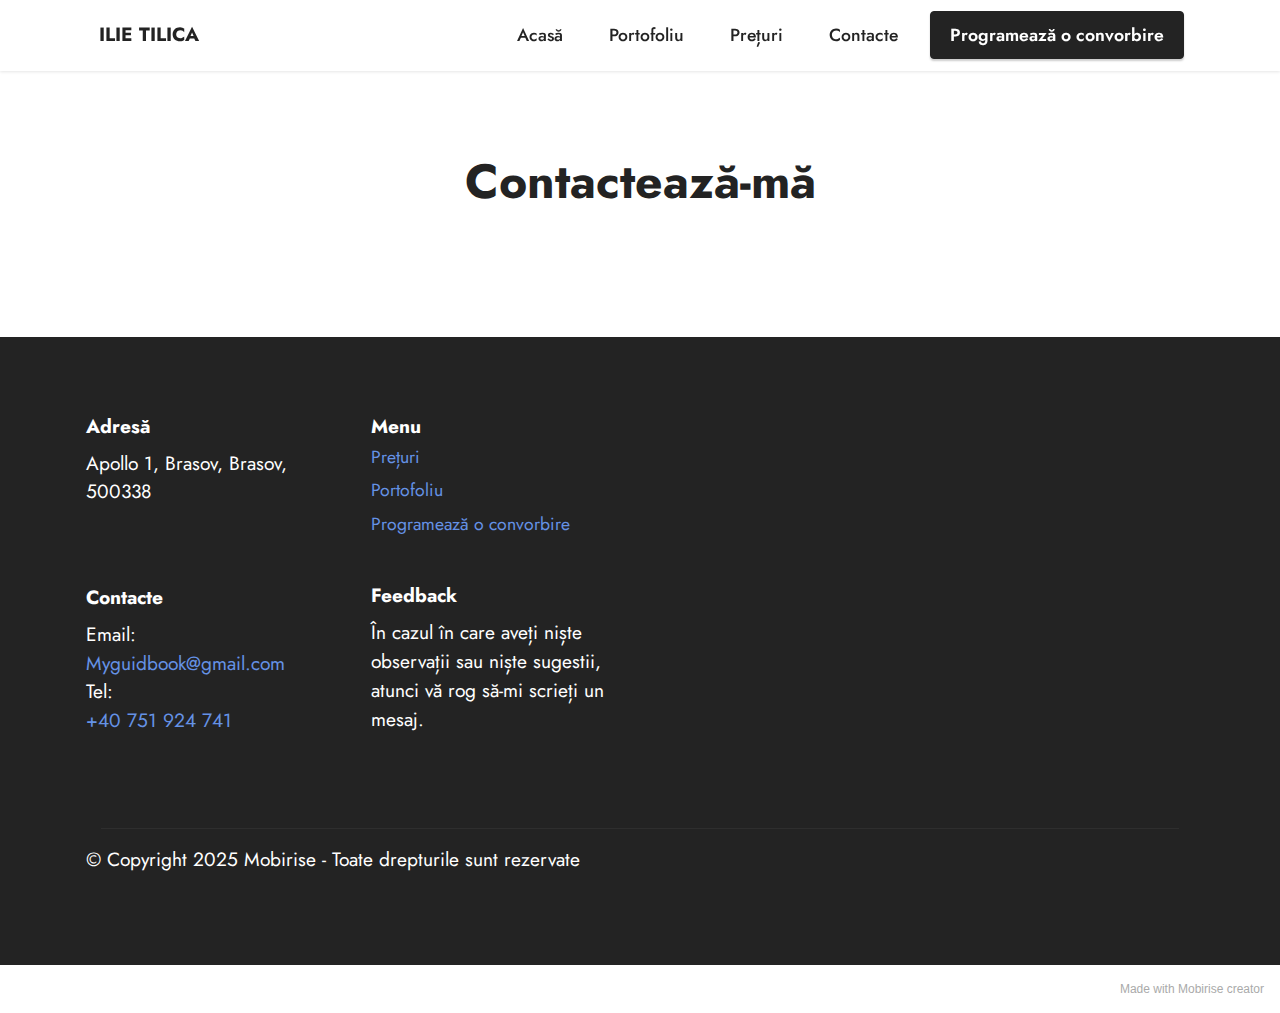
<file: page3.html>
<!DOCTYPE html>
<html  >
<head>
  <!-- Site made with Mobirise Website Builder v5.3.10, https://mobirise.com -->
  <meta charset="UTF-8">
  <meta http-equiv="X-UA-Compatible" content="IE=edge">
  <meta name="generator" content="Mobirise v5.3.10, mobirise.com">
  <meta name="viewport" content="width=device-width, initial-scale=1, minimum-scale=1">
  <link rel="shortcut icon" href="assets/images/logo.png" type="image/x-icon">
  <meta name="description" content="">
  
  
  <title>Contacte</title>
  <link rel="stylesheet" href="assets/tether/tether.min.css">
  <link rel="stylesheet" href="assets/bootstrap/css/bootstrap.min.css">
  <link rel="stylesheet" href="assets/bootstrap/css/bootstrap-grid.min.css">
  <link rel="stylesheet" href="assets/bootstrap/css/bootstrap-reboot.min.css">
  <link rel="stylesheet" href="assets/dropdown/css/style.css">
  <link rel="stylesheet" href="assets/formstyler/jquery.formstyler.css">
  <link rel="stylesheet" href="assets/formstyler/jquery.formstyler.theme.css">
  <link rel="stylesheet" href="assets/datepicker/jquery.datetimepicker.min.css">
  <link rel="stylesheet" href="assets/socicon/css/styles.css">
  <link rel="stylesheet" href="assets/theme/css/style.css">
  <link rel="preload" href="https://fonts.googleapis.com/css?family=Jost:100,200,300,400,500,600,700,800,900,100i,200i,300i,400i,500i,600i,700i,800i,900i&display=swap" as="style" onload="this.onload=null;this.rel='stylesheet'">
  <noscript><link rel="stylesheet" href="https://fonts.googleapis.com/css?family=Jost:100,200,300,400,500,600,700,800,900,100i,200i,300i,400i,500i,600i,700i,800i,900i&display=swap"></noscript>
  <link rel="preload" as="style" href="assets/mobirise/css/mbr-additional.css"><link rel="stylesheet" href="assets/mobirise/css/mbr-additional.css" type="text/css">
  
  
  
  
</head>
<body>
  
  <section class="menu menu2 cid-sCXt1QvOxY" once="menu" id="menu2-i">
    
    <nav class="navbar navbar-dropdown navbar-fixed-top navbar-expand-lg">
        <div class="container">
            <div class="navbar-brand">
                <span class="navbar-logo">
                </span>
                <span class="navbar-caption-wrap"><a class="navbar-caption text-black display-7" href="index.html">ILIE TILICA</a></span>
            </div>
            <button class="navbar-toggler" type="button" data-toggle="collapse" data-target="#navbarSupportedContent" aria-controls="navbarNavAltMarkup" aria-expanded="false" aria-label="Toggle navigation">
                <div class="hamburger">
                    <span></span>
                    <span></span>
                    <span></span>
                    <span></span>
                </div>
            </button>
            <div class="collapse navbar-collapse" id="navbarSupportedContent">
                <ul class="navbar-nav nav-dropdown" data-app-modern-menu="true"><li class="nav-item"><a class="nav-link link text-black text-primary display-4" href="index.html">Acasă</a></li>
                    <li class="nav-item"><a class="nav-link link text-black text-primary display-4" href="page1.html">Portofoliu</a></li>
                    <li class="nav-item"><a class="nav-link link text-black text-primary display-4" href="page2.html">Prețuri</a>
                    </li><li class="nav-item"><a class="nav-link link text-black text-primary display-4" href="page3.html">Contacte</a></li></ul>
                
                <div class="navbar-buttons mbr-section-btn"><a class="btn btn-black display-4" href="https://calendly.com/roitler/consultatie?month=2021-07&date=2021-07-16">Programează o convorbire</a></div>
            </div>
        </div>
    </nav>
</section>

<section class="form5 cid-sCY97YrLD7" id="form5-k">
    
    
    <div class="container">
        <div class="mbr-section-head">
            <h3 class="mbr-section-title mbr-fonts-style align-center mb-0 display-2"><strong>Contactează-mă</strong></h3>
            
        </div>
        <div class="row justify-content-center mt-4">
            <!-- form.123formbuilder.com script begins here -->
           <script type="text/javascript" defer src="//form.123formbuilder.com/embed/3399773.js" data-role="form"  data-default-width="275px"></script>
           <!-- form.123formbuilder.com script ends here -->   
        </div>
    </div>
</section>

<section class="footer6 cid-sCXFEA7yMe" once="footers" id="footer6-j">

    

    

    <div class="container">
        <div class="row content mbr-white">
            <div class="col-12 col-md-3 mbr-fonts-style display-7">
                <h5 class="mbr-section-subtitle mbr-fonts-style mb-2 display-7">
                    <strong>Adresă</strong></h5>
                <p class="mbr-text mbr-fonts-style display-7">Apollo 1, Brasov, Brasov, 500338</p> <br>
                <h5 class="mbr-section-subtitle mbr-fonts-style mb-2 mt-4 display-7"><strong>Contacte</strong></h5>
                <p class="mbr-text mbr-fonts-style mb-4 display-7">
                    Email: <a href="mailto:Myguidbook@gmail.com" class="text-primary">Myguidbook@gmail.com</a><br>Tel: <br><a href="https://wa.me/40 751 924 741" class="text-primary">+40 751 924 741</a></p>
            </div>
            <div class="col-12 col-md-3 mbr-fonts-style display-7">
                <h5 class="mbr-section-subtitle mbr-fonts-style mb-2 display-7">
                    <strong>Menu</strong></h5>
                <ul class="list mbr-fonts-style mb-4 display-4"><p><a href="page2.html" class="text-primary">Prețuri</a></p><p><a href="page1.html" class="text-primary">Portofoliu</a></p><p><a href="https://calendly.com/roitler/consultatie" class="text-primary">Programează o convorbire</a></p></ul>
                <h5 class="mbr-section-subtitle mbr-fonts-style mb-2 mt-5 display-7">
                    <strong>Feedback</strong></h5>
                <p class="mbr-text mbr-fonts-style mb-4 display-7">În cazul în care aveți niște observații sau niște sugestii, atunci vă rog să-mi scrieți un mesaj.</p>
            </div>
            <div class="col-12 col-md-6">
                <div class="google-map"><iframe frameborder="0" style="border:0" src="https://www.google.com/maps/embed/v1/place?key=AIzaSyCNveGQ9bfpKFwWzQLLftrR9hNiHwdqQG8&amp;q=Apollo 1, 500338" allowfullscreen=""></iframe></div>
            </div>
        </div>
        <div class="footer-lower">
            <div class="media-container-row">
                <div class="col-sm-12">
                    <hr>
                </div>
            </div>
            <div class="col-sm-12 copyright pl-0">
                <p class="mbr-text mbr-fonts-style mbr-white display-7">
                    © Copyright 2025 Mobirise - Toate drepturile sunt rezervate</p>
            </div>
        </div>
    </div>
</section><section style="background-color: #fff; font-family: -apple-system, BlinkMacSystemFont, 'Segoe UI', 'Roboto', 'Helvetica Neue', Arial, sans-serif; color:#aaa; font-size:12px; padding: 0; align-items: center; display: flex;"><a href="https://mobirise.site/t" style="flex: 1 1; height: 3rem; padding-left: 1rem;"></a><p style="flex: 0 0 auto; margin:0; padding-right:1rem;"><a href="https://mobirise.site/i" style="color:#aaa;">Made with Mobirise</a> creator</p></section><script src="assets/web/assets/jquery/jquery.min.js"></script>  <script src="assets/popper/popper.min.js"></script>  <script src="assets/tether/tether.min.js"></script>  <script src="assets/bootstrap/js/bootstrap.min.js"></script>  <script src="assets/smoothscroll/smooth-scroll.js"></script>  <script src="assets/dropdown/js/nav-dropdown.js"></script>  <script src="assets/dropdown/js/navbar-dropdown.js"></script>  <script src="assets/touchswipe/jquery.touch-swipe.min.js"></script>  <script src="assets/formstyler/jquery.formstyler.js"></script>  <script src="assets/formstyler/jquery.formstyler.min.js"></script>  <script src="assets/datepicker/jquery.datetimepicker.full.js"></script>  <script src="assets/theme/js/script.js"></script>  <script src="assets/formoid/formoid.min.js"></script>  
  
  
</body>
</html>
</file>
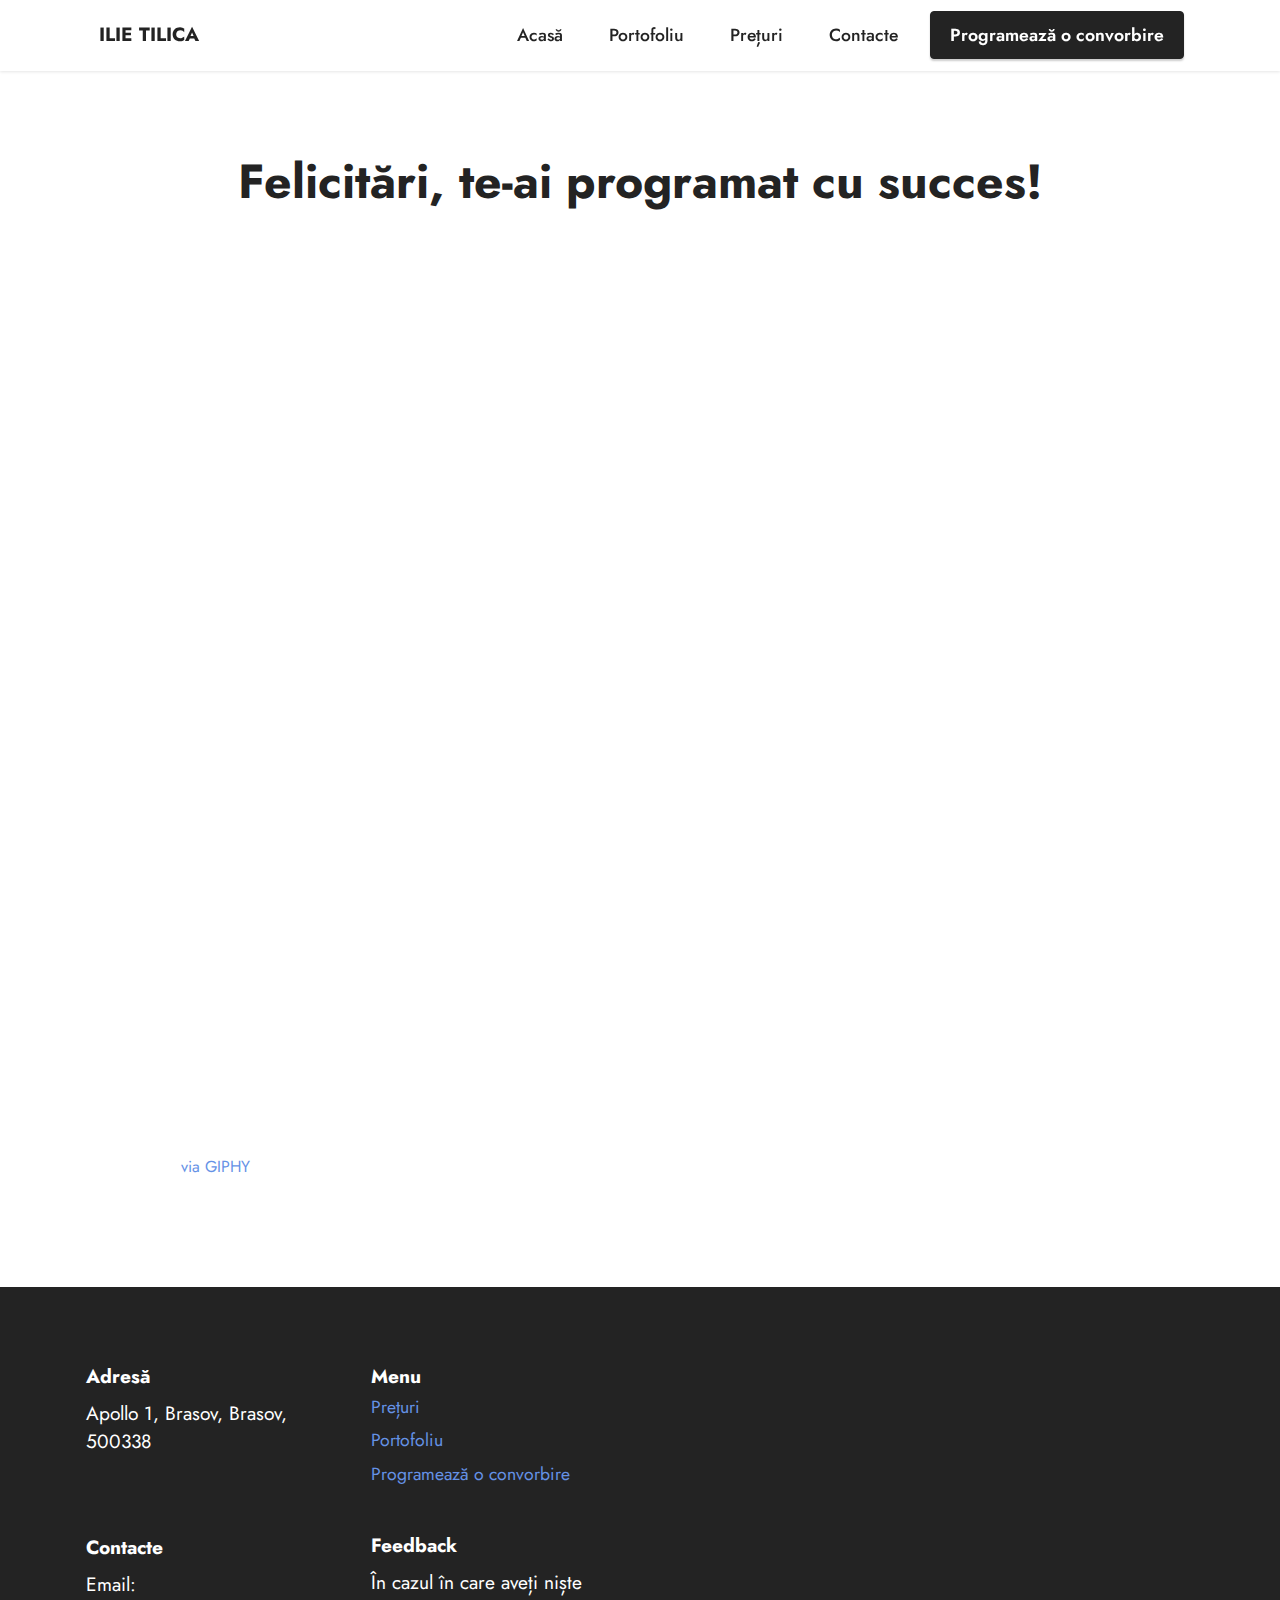
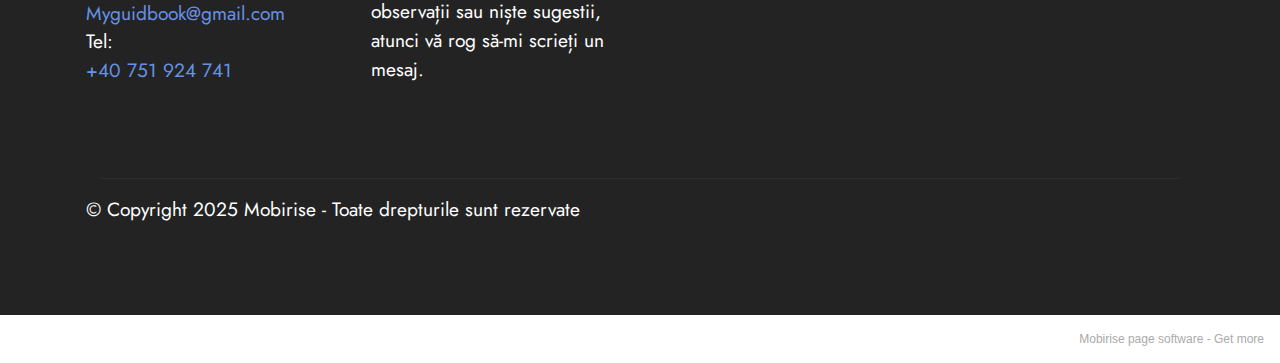
<file: page4.html>
<!DOCTYPE html>
<html  >
<head>
  <!-- Site made with Mobirise Website Builder v5.3.10, https://mobirise.com -->
  <meta charset="UTF-8">
  <meta http-equiv="X-UA-Compatible" content="IE=edge">
  <meta name="generator" content="Mobirise v5.3.10, mobirise.com">
  <meta name="viewport" content="width=device-width, initial-scale=1, minimum-scale=1">
  <link rel="shortcut icon" href="assets/images/logo.png" type="image/x-icon">
  <meta name="description" content="">
  
  
  <title>Thank you page!</title>
  <link rel="stylesheet" href="assets/tether/tether.min.css">
  <link rel="stylesheet" href="assets/bootstrap/css/bootstrap.min.css">
  <link rel="stylesheet" href="assets/bootstrap/css/bootstrap-grid.min.css">
  <link rel="stylesheet" href="assets/bootstrap/css/bootstrap-reboot.min.css">
  <link rel="stylesheet" href="assets/dropdown/css/style.css">
  <link rel="stylesheet" href="assets/socicon/css/styles.css">
  <link rel="stylesheet" href="assets/theme/css/style.css">
  <link rel="preload" href="https://fonts.googleapis.com/css?family=Jost:100,200,300,400,500,600,700,800,900,100i,200i,300i,400i,500i,600i,700i,800i,900i&display=swap" as="style" onload="this.onload=null;this.rel='stylesheet'">
  <noscript><link rel="stylesheet" href="https://fonts.googleapis.com/css?family=Jost:100,200,300,400,500,600,700,800,900,100i,200i,300i,400i,500i,600i,700i,800i,900i&display=swap"></noscript>
  <link rel="preload" as="style" href="assets/mobirise/css/mbr-additional.css"><link rel="stylesheet" href="assets/mobirise/css/mbr-additional.css" type="text/css">
  
  
  
  
</head>
<body>
  
  <section class="menu menu2 cid-sCXt1QvOxY" once="menu" id="menu2-l">
    
    <nav class="navbar navbar-dropdown navbar-fixed-top navbar-expand-lg">
        <div class="container">
            <div class="navbar-brand">
                <span class="navbar-logo">
                </span>
                <span class="navbar-caption-wrap"><a class="navbar-caption text-black display-7" href="index.html">ILIE TILICA</a></span>
            </div>
            <button class="navbar-toggler" type="button" data-toggle="collapse" data-target="#navbarSupportedContent" aria-controls="navbarNavAltMarkup" aria-expanded="false" aria-label="Toggle navigation">
                <div class="hamburger">
                    <span></span>
                    <span></span>
                    <span></span>
                    <span></span>
                </div>
            </button>
            <div class="collapse navbar-collapse" id="navbarSupportedContent">
                <ul class="navbar-nav nav-dropdown" data-app-modern-menu="true"><li class="nav-item"><a class="nav-link link text-black text-primary display-4" href="index.html">Acasă</a></li>
                    <li class="nav-item"><a class="nav-link link text-black text-primary display-4" href="page1.html">Portofoliu</a></li>
                    <li class="nav-item"><a class="nav-link link text-black text-primary display-4" href="page2.html">Prețuri</a>
                    </li><li class="nav-item"><a class="nav-link link text-black text-primary display-4" href="page3.html">Contacte</a></li></ul>
                
                <div class="navbar-buttons mbr-section-btn"><a class="btn btn-black display-4" href="https://calendly.com/roitler/consultatie?month=2021-07">Programează o convorbire</a></div>
            </div>
        </div>
    </nav>
</section>

<section class="video2 cid-sCYaZJy2ht" id="video2-o">
    
    
    <div class="container">
        <div class="mbr-section-head">
            <h4 class="mbr-section-title mbr-fonts-style mb-0 display-2"><strong>Felicitări, te-ai programat cu succes!</strong></h4>
            
        </div>
        <div class="row justify-content-center mt-4">
            <div class="col-12 col-md-10 video-block">
                <div style="width:100%;height:0;padding-bottom:100%;position:relative;"><iframe src="https://giphy.com/embed/Zcm5DaspYzhTxstkF4" width="%" height="100%" style="position:absolute" frameBorder="0" class="giphy-embed" allowFullScreen></iframe></div><p><a href="https://giphy.com/gifs/agt-nbc-tyra-banks-ameircas-got-talent-Zcm5DaspYzhTxstkF4">via GIPHY</a></p>
            </div>
        </div>
    </div>
</section>

<section class="footer6 cid-sCXFEA7yMe" once="footers" id="footer6-m">

    

    

    <div class="container">
        <div class="row content mbr-white">
            <div class="col-12 col-md-3 mbr-fonts-style display-7">
                <h5 class="mbr-section-subtitle mbr-fonts-style mb-2 display-7">
                    <strong>Adresă</strong></h5>
                <p class="mbr-text mbr-fonts-style display-7">Apollo 1, Brasov, Brasov, 500338</p> <br>
                <h5 class="mbr-section-subtitle mbr-fonts-style mb-2 mt-4 display-7"><strong>Contacte</strong></h5>
                <p class="mbr-text mbr-fonts-style mb-4 display-7">
                    Email: <a href="mailto:Myguidbook@gmail.com" class="text-primary">Myguidbook@gmail.com</a><br>Tel: <br><a href="https://wa.me/40 751 924 741" class="text-primary">+40 751 924 741</a></p>
            </div>
            <div class="col-12 col-md-3 mbr-fonts-style display-7">
                <h5 class="mbr-section-subtitle mbr-fonts-style mb-2 display-7">
                    <strong>Menu</strong></h5>
                <ul class="list mbr-fonts-style mb-4 display-4"><p><a href="page2.html" class="text-primary">Prețuri</a></p><p><a href="page1.html" class="text-primary">Portofoliu</a></p><p><a href="https://calendly.com/roitler/consultatie" class="text-primary">Programează o convorbire</a></p></ul>
                <h5 class="mbr-section-subtitle mbr-fonts-style mb-2 mt-5 display-7">
                    <strong>Feedback</strong></h5>
                <p class="mbr-text mbr-fonts-style mb-4 display-7">În cazul în care aveți niște observații sau niște sugestii, atunci vă rog să-mi scrieți un mesaj.</p>
            </div>
            <div class="col-12 col-md-6">
                <div class="google-map"><iframe frameborder="0" style="border:0" src="https://www.google.com/maps/embed/v1/place?key=AIzaSyDk89J4FSunMF33ruMVWJaJht_Ro0kvoXs&amp;q=Apollo 1, 500338" allowfullscreen=""></iframe></div>
            </div>
            <div class="col-md-6">
                
            </div>
        </div>
        <div class="footer-lower">
            <div class="media-container-row">
                <div class="col-sm-12">
                    <hr>
                </div>
            </div>
            <div class="col-sm-12 copyright pl-0">
                <p class="mbr-text mbr-fonts-style mbr-white display-7">
                    © Copyright 2025 Mobirise - Toate drepturile sunt rezervate</p>
            </div>
        </div>
    </div>
</section><section style="background-color: #fff; font-family: -apple-system, BlinkMacSystemFont, 'Segoe UI', 'Roboto', 'Helvetica Neue', Arial, sans-serif; color:#aaa; font-size:12px; padding: 0; align-items: center; display: flex;"><a href="https://mobirise.site/a" style="flex: 1 1; height: 3rem; padding-left: 1rem;"></a><p style="flex: 0 0 auto; margin:0; padding-right:1rem;">Mobirise page software - <a href="https://mobirise.site/p" style="color:#aaa;">Get more</a></p></section><script src="assets/web/assets/jquery/jquery.min.js"></script>  <script src="assets/popper/popper.min.js"></script>  <script src="assets/tether/tether.min.js"></script>  <script src="assets/bootstrap/js/bootstrap.min.js"></script>  <script src="assets/smoothscroll/smooth-scroll.js"></script>  <script src="assets/playervimeo/vimeo_player.js"></script>  <script src="assets/dropdown/js/nav-dropdown.js"></script>  <script src="assets/dropdown/js/navbar-dropdown.js"></script>  <script src="assets/touchswipe/jquery.touch-swipe.min.js"></script>  <script src="assets/theme/js/script.js"></script>  
  
  
</body>
</html>
</file>
<file: assets/dropdown/css/style.css>
.navbar-dropdown {
  left: 0;
  padding: 0;
  position: absolute;
  right: 0;
  top: 0;
  transition: all 0.45s ease;
  z-index: 1030;
  background: #282828; }
  .navbar-dropdown .navbar-logo {
    margin-right: 0.8rem;
    transition: margin 0.3s ease-in-out;
    vertical-align: middle; }
    .navbar-dropdown .navbar-logo img {
      height: 3.125rem;
      transition: all 0.3s ease-in-out; }
    .navbar-dropdown .navbar-logo.mbr-iconfont {
      font-size: 3.125rem;
      line-height: 3.125rem; }
  .navbar-dropdown .navbar-caption {
    font-weight: 700;
    white-space: normal;
    vertical-align: -4px;
    line-height: 3.125rem !important; }
    .navbar-dropdown .navbar-caption, .navbar-dropdown .navbar-caption:hover {
      color: inherit;
      text-decoration: none; }
  .navbar-dropdown .mbr-iconfont + .navbar-caption {
    vertical-align: -1px; }
  .navbar-dropdown.navbar-fixed-top {
    position: fixed; }
  .navbar-dropdown .navbar-brand span {
    vertical-align: -4px; }
  .navbar-dropdown.bg-color.transparent {
    background: none; }
  .navbar-dropdown.navbar-short .navbar-brand {
    padding: 0.625rem 0; }
    .navbar-dropdown.navbar-short .navbar-brand span {
      vertical-align: -1px; }
  .navbar-dropdown.navbar-short .navbar-caption {
    line-height: 2.375rem !important;
    vertical-align: -2px; }
  .navbar-dropdown.navbar-short .navbar-logo {
    margin-right: 0.5rem; }
    .navbar-dropdown.navbar-short .navbar-logo img {
      height: 2.375rem; }
    .navbar-dropdown.navbar-short .navbar-logo.mbr-iconfont {
      font-size: 2.375rem;
      line-height: 2.375rem; }
  .navbar-dropdown.navbar-short .mbr-table-cell {
    height: 3.625rem; }
  .navbar-dropdown .navbar-close {
    left: 0.6875rem;
    position: fixed;
    top: 0.75rem;
    z-index: 1000; }
  .navbar-dropdown .hamburger-icon {
    content: "";
    display: inline-block;
    vertical-align: middle;
    width: 16px;
    -webkit-box-shadow: 0 -6px 0 1px #282828,0 0 0 1px #282828,0 6px 0 1px #282828;
    -moz-box-shadow: 0 -6px 0 1px #282828,0 0 0 1px #282828,0 6px 0 1px #282828;
    box-shadow: 0 -6px 0 1px #282828,0 0 0 1px #282828,0 6px 0 1px #282828; }

.dropdown-menu .dropdown-toggle[data-toggle="dropdown-submenu"]::after {
  border-bottom: 0.35em solid transparent;
  border-left: 0.35em solid;
  border-right: 0;
  border-top: 0.35em solid transparent;
  margin-left: 0.3rem; }

.dropdown-menu .dropdown-item:focus {
  outline: 0; }

.nav-dropdown {
  font-size: 0.75rem;
  font-weight: 500;
  height: auto !important; }
  .nav-dropdown .nav-btn {
    padding-left: 1rem; }
  .nav-dropdown .link {
    margin: .667em 1.667em;
    font-weight: 500;
    padding: 0;
    transition: color .2s ease-in-out; }
    .nav-dropdown .link.dropdown-toggle {
      margin-right: 2.583em; }
      .nav-dropdown .link.dropdown-toggle::after {
        margin-left: .25rem;
        border-top: 0.35em solid;
        border-right: 0.35em solid transparent;
        border-left: 0.35em solid transparent;
        border-bottom: 0; }
      .nav-dropdown .link.dropdown-toggle[aria-expanded="true"] {
        margin: 0;
        padding: 0.667em 3.263em  0.667em 1.667em; }
  .nav-dropdown .link::after,
  .nav-dropdown .dropdown-item::after {
    color: inherit; }
  .nav-dropdown .btn {
    font-size: 0.75rem;
    font-weight: 700;
    letter-spacing: 0;
    margin-bottom: 0;
    padding-left: 1.25rem;
    padding-right: 1.25rem; }
  .nav-dropdown .dropdown-menu {
    border-radius: 0;
    border: 0;
    left: 0;
    margin: 0;
    padding-bottom: 1.25rem;
    padding-top: 1.25rem;
    position: relative; }
  .nav-dropdown .dropdown-submenu {
    margin-left: 0.125rem;
    top: 0; }
  .nav-dropdown .dropdown-item {
    font-weight: 500;
    line-height: 2;
    padding: 0.3846em 4.615em 0.3846em 1.5385em;
    position: relative;
    transition: color .2s ease-in-out, background-color .2s ease-in-out; }
    .nav-dropdown .dropdown-item::after {
      margin-top: -0.3077em;
      position: absolute;
      right: 1.1538em;
      top: 50%; }
    .nav-dropdown .dropdown-item:focus, .nav-dropdown .dropdown-item:hover {
      background: none; }

@media (max-width: 767px) {
  .nav-dropdown.navbar-toggleable-sm {
    bottom: 0;
    display: none;
    left: 0;
    overflow-x: hidden;
    position: fixed;
    top: 0;
    transform: translateX(-100%);
    -ms-transform: translateX(-100%);
    -webkit-transform: translateX(-100%);
    width: 18.75rem;
    z-index: 999; } }
.nav-dropdown.navbar-toggleable-xl {
  bottom: 0;
  display: none;
  left: 0;
  overflow-x: hidden;
  position: fixed;
  top: 0;
  transform: translateX(-100%);
  -ms-transform: translateX(-100%);
  -webkit-transform: translateX(-100%);
  width: 18.75rem;
  z-index: 999; }

.nav-dropdown-sm {
  display: block !important;
  overflow-x: hidden;
  overflow: auto;
  padding-top: 3.875rem; }
  .nav-dropdown-sm::after {
    content: "";
    display: block;
    height: 3rem;
    width: 100%; }
  .nav-dropdown-sm.collapse.in ~ .navbar-close {
    display: block !important; }
  .nav-dropdown-sm.collapsing, .nav-dropdown-sm.collapse.in {
    transform: translateX(0);
    -ms-transform: translateX(0);
    -webkit-transform: translateX(0);
    transition: all 0.25s ease-out;
    -webkit-transition: all 0.25s ease-out;
    background: #282828; }
  .nav-dropdown-sm.collapsing[aria-expanded="false"] {
    transform: translateX(-100%);
    -ms-transform: translateX(-100%);
    -webkit-transform: translateX(-100%); }
  .nav-dropdown-sm .nav-item {
    display: block;
    margin-left: 0 !important;
    padding-left: 0; }
  .nav-dropdown-sm .link,
  .nav-dropdown-sm .dropdown-item {
    border-top: 1px dotted rgba(255, 255, 255, 0.1);
    font-size: 0.8125rem;
    line-height: 1.6;
    margin: 0 !important;
    padding: 0.875rem 2.4rem 0.875rem 1.5625rem !important;
    position: relative;
    white-space: normal; }
    .nav-dropdown-sm .link:focus, .nav-dropdown-sm .link:hover,
    .nav-dropdown-sm .dropdown-item:focus,
    .nav-dropdown-sm .dropdown-item:hover {
      background: rgba(0, 0, 0, 0.2) !important;
      color: #c0a375; }
  .nav-dropdown-sm .nav-btn {
    position: relative;
    padding: 1.5625rem 1.5625rem 0 1.5625rem; }
    .nav-dropdown-sm .nav-btn::before {
      border-top: 1px dotted rgba(255, 255, 255, 0.1);
      content: "";
      left: 0;
      position: absolute;
      top: 0;
      width: 100%; }
    .nav-dropdown-sm .nav-btn + .nav-btn {
      padding-top: 0.625rem; }
      .nav-dropdown-sm .nav-btn + .nav-btn::before {
        display: none; }
  .nav-dropdown-sm .btn {
    padding: 0.625rem 0; }
  .nav-dropdown-sm .dropdown-toggle[data-toggle="dropdown-submenu"]::after {
    margin-left: .25rem;
    border-top: 0.35em solid;
    border-right: 0.35em solid transparent;
    border-left: 0.35em solid transparent;
    border-bottom: 0; }
  .nav-dropdown-sm .dropdown-toggle[data-toggle="dropdown-submenu"][aria-expanded="true"]::after {
    border-top: 0;
    border-right: 0.35em solid transparent;
    border-left: 0.35em solid transparent;
    border-bottom: 0.35em solid; }
  .nav-dropdown-sm .dropdown-menu {
    margin: 0;
    padding: 0;
    position: relative;
    top: 0;
    left: 0;
    width: 100%;
    border: 0;
    float: none;
    border-radius: 0;
    background: none; }
  .nav-dropdown-sm .dropdown-submenu {
    left: 100%;
    margin-left: 0.125rem;
    margin-top: -1.25rem;
    top: 0; }

.navbar-toggleable-sm .nav-dropdown .dropdown-menu {
  position: absolute; }

.navbar-toggleable-sm .nav-dropdown .dropdown-submenu {
  left: 100%;
  margin-left: 0.125rem;
  margin-top: -1.25rem;
  top: 0; }

.navbar-toggleable-sm.opened .nav-dropdown .dropdown-menu {
  position: relative; }

.navbar-toggleable-sm.opened .nav-dropdown .dropdown-submenu {
  left: 0;
  margin-left: 00rem;
  margin-top: 0rem;
  top: 0; }

.is-builder .nav-dropdown.collapsing {
  transition: none !important; }

/*# sourceMappingURL=style.css.map */
</file>
<file: assets/socicon/css/styles.css>
@charset "UTF-8";

@font-face {
  font-family: 'Socicon';
  src:  url('../fonts/socicon.eot');
  src:  url('../fonts/socicon.eot?#iefix') format('embedded-opentype'),
    url('../fonts/socicon.woff2') format('woff2'),
    url('../fonts/socicon.ttf') format('truetype'),
    url('../fonts/socicon.woff') format('woff'),
    url('../fonts/socicon.svg#socicon') format('svg');
  font-weight: normal;
  font-style: normal;
  font-display: swap;
}

[data-icon]:before {
  font-family: "socicon" !important;
  content: attr(data-icon);
  font-style: normal !important;
  font-weight: normal !important;
  font-variant: normal !important;
  text-transform: none !important;
  speak: none;
  line-height: 1;
  -webkit-font-smoothing: antialiased;
  -moz-osx-font-smoothing: grayscale;
}

[class^="socicon-"], [class*=" socicon-"] {
  /* use !important to prevent issues with browser extensions that change fonts */
  font-family: 'Socicon' !important;
  speak: none;
  font-style: normal;
  font-weight: normal;
  font-variant: normal;
  text-transform: none;
  line-height: 1;

  /* Better Font Rendering =========== */
  -webkit-font-smoothing: antialiased;
  -moz-osx-font-smoothing: grayscale;
}

.socicon-eitaa:before {
  content: "\e97c";
}
.socicon-soroush:before {
  content: "\e97d";
}
.socicon-bale:before {
  content: "\e97e";
}
.socicon-zazzle:before {
  content: "\e97b";
}
.socicon-society6:before {
  content: "\e97a";
}
.socicon-redbubble:before {
  content: "\e979";
}
.socicon-avvo:before {
  content: "\e978";
}
.socicon-stitcher:before {
  content: "\e977";
}
.socicon-googlehangouts:before {
  content: "\e974";
}
.socicon-dlive:before {
  content: "\e975";
}
.socicon-vsco:before {
  content: "\e976";
}
.socicon-flipboard:before {
  content: "\e973";
}
.socicon-ubuntu:before {
  content: "\e958";
}
.socicon-artstation:before {
  content: "\e959";
}
.socicon-invision:before {
  content: "\e95a";
}
.socicon-torial:before {
  content: "\e95b";
}
.socicon-collectorz:before {
  content: "\e95c";
}
.socicon-seenthis:before {
  content: "\e95d";
}
.socicon-googleplaymusic:before {
  content: "\e95e";
}
.socicon-debian:before {
  content: "\e95f";
}
.socicon-filmfreeway:before {
  content: "\e960";
}
.socicon-gnome:before {
  content: "\e961";
}
.socicon-itchio:before {
  content: "\e962";
}
.socicon-jamendo:before {
  content: "\e963";
}
.socicon-mix:before {
  content: "\e964";
}
.socicon-sharepoint:before {
  content: "\e965";
}
.socicon-tinder:before {
  content: "\e966";
}
.socicon-windguru:before {
  content: "\e967";
}
.socicon-cdbaby:before {
  content: "\e968";
}
.socicon-elementaryos:before {
  content: "\e969";
}
.socicon-stage32:before {
  content: "\e96a";
}
.socicon-tiktok:before {
  content: "\e96b";
}
.socicon-gitter:before {
  content: "\e96c";
}
.socicon-letterboxd:before {
  content: "\e96d";
}
.socicon-threema:before {
  content: "\e96e";
}
.socicon-splice:before {
  content: "\e96f";
}
.socicon-metapop:before {
  content: "\e970";
}
.socicon-naver:before {
  content: "\e971";
}
.socicon-remote:before {
  content: "\e972";
}
.socicon-internet:before {
  content: "\e957";
}
.socicon-moddb:before {
  content: "\e94b";
}
.socicon-indiedb:before {
  content: "\e94c";
}
.socicon-traxsource:before {
  content: "\e94d";
}
.socicon-gamefor:before {
  content: "\e94e";
}
.socicon-pixiv:before {
  content: "\e94f";
}
.socicon-myanimelist:before {
  content: "\e950";
}
.socicon-blackberry:before {
  content: "\e951";
}
.socicon-wickr:before {
  content: "\e952";
}
.socicon-spip:before {
  content: "\e953";
}
.socicon-napster:before {
  content: "\e954";
}
.socicon-beatport:before {
  content: "\e955";
}
.socicon-hackerone:before {
  content: "\e956";
}
.socicon-hackernews:before {
  content: "\e946";
}
.socicon-smashwords:before {
  content: "\e947";
}
.socicon-kobo:before {
  content: "\e948";
}
.socicon-bookbub:before {
  content: "\e949";
}
.socicon-mailru:before {
  content: "\e94a";
}
.socicon-gitlab:before {
  content: "\e945";
}
.socicon-instructables:before {
  content: "\e944";
}
.socicon-portfolio:before {
  content: "\e943";
}
.socicon-codered:before {
  content: "\e940";
}
.socicon-origin:before {
  content: "\e941";
}
.socicon-nextdoor:before {
  content: "\e942";
}
.socicon-udemy:before {
  content: "\e93f";
}
.socicon-livemaster:before {
  content: "\e93e";
}
.socicon-crunchbase:before {
  content: "\e93b";
}
.socicon-homefy:before {
  content: "\e93c";
}
.socicon-calendly:before {
  content: "\e93d";
}
.socicon-realtor:before {
  content: "\e90f";
}
.socicon-tidal:before {
  content: "\e910";
}
.socicon-qobuz:before {
  content: "\e911";
}
.socicon-natgeo:before {
  content: "\e912";
}
.socicon-mastodon:before {
  content: "\e913";
}
.socicon-unsplash:before {
  content: "\e914";
}
.socicon-homeadvisor:before {
  content: "\e915";
}
.socicon-angieslist:before {
  content: "\e916";
}
.socicon-codepen:before {
  content: "\e917";
}
.socicon-slack:before {
  content: "\e918";
}
.socicon-openaigym:before {
  content: "\e919";
}
.socicon-logmein:before {
  content: "\e91a";
}
.socicon-fiverr:before {
  content: "\e91b";
}
.socicon-gotomeeting:before {
  content: "\e91c";
}
.socicon-aliexpress:before {
  content: "\e91d";
}
.socicon-guru:before {
  content: "\e91e";
}
.socicon-appstore:before {
  content: "\e91f";
}
.socicon-homes:before {
  content: "\e920";
}
.socicon-zoom:before {
  content: "\e921";
}
.socicon-alibaba:before {
  content: "\e922";
}
.socicon-craigslist:before {
  content: "\e923";
}
.socicon-wix:before {
  content: "\e924";
}
.socicon-redfin:before {
  content: "\e925";
}
.socicon-googlecalendar:before {
  content: "\e926";
}
.socicon-shopify:before {
  content: "\e927";
}
.socicon-freelancer:before {
  content: "\e928";
}
.socicon-seedrs:before {
  content: "\e929";
}
.socicon-bing:before {
  content: "\e92a";
}
.socicon-doodle:before {
  content: "\e92b";
}
.socicon-bonanza:before {
  content: "\e92c";
}
.socicon-squarespace:before {
  content: "\e92d";
}
.socicon-toptal:before {
  content: "\e92e";
}
.socicon-gust:before {
  content: "\e92f";
}
.socicon-ask:before {
  content: "\e930";
}
.socicon-trulia:before {
  content: "\e931";
}
.socicon-loomly:before {
  content: "\e932";
}
.socicon-ghost:before {
  content: "\e933";
}
.socicon-upwork:before {
  content: "\e934";
}
.socicon-fundable:before {
  content: "\e935";
}
.socicon-booking:before {
  content: "\e936";
}
.socicon-googlemaps:before {
  content: "\e937";
}
.socicon-zillow:before {
  content: "\e938";
}
.socicon-niconico:before {
  content: "\e939";
}
.socicon-toneden:before {
  content: "\e93a";
}
.socicon-augment:before {
  content: "\e908";
}
.socicon-bitbucket:before {
  content: "\e909";
}
.socicon-fyuse:before {
  content: "\e90a";
}
.socicon-yt-gaming:before {
  content: "\e90b";
}
.socicon-sketchfab:before {
  content: "\e90c";
}
.socicon-mobcrush:before {
  content: "\e90d";
}
.socicon-microsoft:before {
  content: "\e90e";
}
.socicon-pandora:before {
  content: "\e907";
}
.socicon-messenger:before {
  content: "\e906";
}
.socicon-gamewisp:before {
  content: "\e905";
}
.socicon-bloglovin:before {
  content: "\e904";
}
.socicon-tunein:before {
  content: "\e903";
}
.socicon-gamejolt:before {
  content: "\e901";
}
.socicon-trello:before {
  content: "\e902";
}
.socicon-spreadshirt:before {
  content: "\e900";
}
.socicon-500px:before {
  content: "\e000";
}
.socicon-8tracks:before {
  content: "\e001";
}
.socicon-airbnb:before {
  content: "\e002";
}
.socicon-alliance:before {
  content: "\e003";
}
.socicon-amazon:before {
  content: "\e004";
}
.socicon-amplement:before {
  content: "\e005";
}
.socicon-android:before {
  content: "\e006";
}
.socicon-angellist:before {
  content: "\e007";
}
.socicon-apple:before {
  content: "\e008";
}
.socicon-appnet:before {
  content: "\e009";
}
.socicon-baidu:before {
  content: "\e00a";
}
.socicon-bandcamp:before {
  content: "\e00b";
}
.socicon-battlenet:before {
  content: "\e00c";
}
.socicon-mixer:before {
  content: "\e00d";
}
.socicon-bebee:before {
  content: "\e00e";
}
.socicon-bebo:before {
  content: "\e00f";
}
.socicon-behance:before {
  content: "\e010";
}
.socicon-blizzard:before {
  content: "\e011";
}
.socicon-blogger:before {
  content: "\e012";
}
.socicon-buffer:before {
  content: "\e013";
}
.socicon-chrome:before {
  content: "\e014";
}
.socicon-coderwall:before {
  content: "\e015";
}
.socicon-curse:before {
  content: "\e016";
}
.socicon-dailymotion:before {
  content: "\e017";
}
.socicon-deezer:before {
  content: "\e018";
}
.socicon-delicious:before {
  content: "\e019";
}
.socicon-deviantart:before {
  content: "\e01a";
}
.socicon-diablo:before {
  content: "\e01b";
}
.socicon-digg:before {
  content: "\e01c";
}
.socicon-discord:before {
  content: "\e01d";
}
.socicon-disqus:before {
  content: "\e01e";
}
.socicon-douban:before {
  content: "\e01f";
}
.socicon-draugiem:before {
  content: "\e020";
}
.socicon-dribbble:before {
  content: "\e021";
}
.socicon-drupal:before {
  content: "\e022";
}
.socicon-ebay:before {
  content: "\e023";
}
.socicon-ello:before {
  content: "\e024";
}
.socicon-endomodo:before {
  content: "\e025";
}
.socicon-envato:before {
  content: "\e026";
}
.socicon-etsy:before {
  content: "\e027";
}
.socicon-facebook:before {
  content: "\e028";
}
.socicon-feedburner:before {
  content: "\e029";
}
.socicon-filmweb:before {
  content: "\e02a";
}
.socicon-firefox:before {
  content: "\e02b";
}
.socicon-flattr:before {
  content: "\e02c";
}
.socicon-flickr:before {
  content: "\e02d";
}
.socicon-formulr:before {
  content: "\e02e";
}
.socicon-forrst:before {
  content: "\e02f";
}
.socicon-foursquare:before {
  content: "\e030";
}
.socicon-friendfeed:before {
  content: "\e031";
}
.socicon-github:before {
  content: "\e032";
}
.socicon-goodreads:before {
  content: "\e033";
}
.socicon-google:before {
  content: "\e034";
}
.socicon-googlescholar:before {
  content: "\e035";
}
.socicon-googlegroups:before {
  content: "\e036";
}
.socicon-googlephotos:before {
  content: "\e037";
}
.socicon-googleplus:before {
  content: "\e038";
}
.socicon-grooveshark:before {
  content: "\e039";
}
.socicon-hackerrank:before {
  content: "\e03a";
}
.socicon-hearthstone:before {
  content: "\e03b";
}
.socicon-hellocoton:before {
  content: "\e03c";
}
.socicon-heroes:before {
  content: "\e03d";
}
.socicon-smashcast:before {
  content: "\e03e";
}
.socicon-horde:before {
  content: "\e03f";
}
.socicon-houzz:before {
  content: "\e040";
}
.socicon-icq:before {
  content: "\e041";
}
.socicon-identica:before {
  content: "\e042";
}
.socicon-imdb:before {
  content: "\e043";
}
.socicon-instagram:before {
  content: "\e044";
}
.socicon-issuu:before {
  content: "\e045";
}
.socicon-istock:before {
  content: "\e046";
}
.socicon-itunes:before {
  content: "\e047";
}
.socicon-keybase:before {
  content: "\e048";
}
.socicon-lanyrd:before {
  content: "\e049";
}
.socicon-lastfm:before {
  content: "\e04a";
}
.socicon-line:before {
  content: "\e04b";
}
.socicon-linkedin:before {
  content: "\e04c";
}
.socicon-livejournal:before {
  content: "\e04d";
}
.socicon-lyft:before {
  content: "\e04e";
}
.socicon-macos:before {
  content: "\e04f";
}
.socicon-mail:before {
  content: "\e050";
}
.socicon-medium:before {
  content: "\e051";
}
.socicon-meetup:before {
  content: "\e052";
}
.socicon-mixcloud:before {
  content: "\e053";
}
.socicon-modelmayhem:before {
  content: "\e054";
}
.socicon-mumble:before {
  content: "\e055";
}
.socicon-myspace:before {
  content: "\e056";
}
.socicon-newsvine:before {
  content: "\e057";
}
.socicon-nintendo:before {
  content: "\e058";
}
.socicon-npm:before {
  content: "\e059";
}
.socicon-odnoklassniki:before {
  content: "\e05a";
}
.socicon-openid:before {
  content: "\e05b";
}
.socicon-opera:before {
  content: "\e05c";
}
.socicon-outlook:before {
  content: "\e05d";
}
.socicon-overwatch:before {
  content: "\e05e";
}
.socicon-patreon:before {
  content: "\e05f";
}
.socicon-paypal:before {
  content: "\e060";
}
.socicon-periscope:before {
  content: "\e061";
}
.socicon-persona:before {
  content: "\e062";
}
.socicon-pinterest:before {
  content: "\e063";
}
.socicon-play:before {
  content: "\e064";
}
.socicon-player:before {
  content: "\e065";
}
.socicon-playstation:before {
  content: "\e066";
}
.socicon-pocket:before {
  content: "\e067";
}
.socicon-qq:before {
  content: "\e068";
}
.socicon-quora:before {
  content: "\e069";
}
.socicon-raidcall:before {
  content: "\e06a";
}
.socicon-ravelry:before {
  content: "\e06b";
}
.socicon-reddit:before {
  content: "\e06c";
}
.socicon-renren:before {
  content: "\e06d";
}
.socicon-researchgate:before {
  content: "\e06e";
}
.socicon-residentadvisor:before {
  content: "\e06f";
}
.socicon-reverbnation:before {
  content: "\e070";
}
.socicon-rss:before {
  content: "\e071";
}
.socicon-sharethis:before {
  content: "\e072";
}
.socicon-skype:before {
  content: "\e073";
}
.socicon-slideshare:before {
  content: "\e074";
}
.socicon-smugmug:before {
  content: "\e075";
}
.socicon-snapchat:before {
  content: "\e076";
}
.socicon-songkick:before {
  content: "\e077";
}
.socicon-soundcloud:before {
  content: "\e078";
}
.socicon-spotify:before {
  content: "\e079";
}
.socicon-stackexchange:before {
  content: "\e07a";
}
.socicon-stackoverflow:before {
  content: "\e07b";
}
.socicon-starcraft:before {
  content: "\e07c";
}
.socicon-stayfriends:before {
  content: "\e07d";
}
.socicon-steam:before {
  content: "\e07e";
}
.socicon-storehouse:before {
  content: "\e07f";
}
.socicon-strava:before {
  content: "\e080";
}
.socicon-streamjar:before {
  content: "\e081";
}
.socicon-stumbleupon:before {
  content: "\e082";
}
.socicon-swarm:before {
  content: "\e083";
}
.socicon-teamspeak:before {
  content: "\e084";
}
.socicon-teamviewer:before {
  content: "\e085";
}
.socicon-technorati:before {
  content: "\e086";
}
.socicon-telegram:before {
  content: "\e087";
}
.socicon-tripadvisor:before {
  content: "\e088";
}
.socicon-tripit:before {
  content: "\e089";
}
.socicon-triplej:before {
  content: "\e08a";
}
.socicon-tumblr:before {
  content: "\e08b";
}
.socicon-twitch:before {
  content: "\e08c";
}
.socicon-twitter:before {
  content: "\e08d";
}
.socicon-uber:before {
  content: "\e08e";
}
.socicon-ventrilo:before {
  content: "\e08f";
}
.socicon-viadeo:before {
  content: "\e090";
}
.socicon-viber:before {
  content: "\e091";
}
.socicon-viewbug:before {
  content: "\e092";
}
.socicon-vimeo:before {
  content: "\e093";
}
.socicon-vine:before {
  content: "\e094";
}
.socicon-vkontakte:before {
  content: "\e095";
}
.socicon-warcraft:before {
  content: "\e096";
}
.socicon-wechat:before {
  content: "\e097";
}
.socicon-weibo:before {
  content: "\e098";
}
.socicon-whatsapp:before {
  content: "\e099";
}
.socicon-wikipedia:before {
  content: "\e09a";
}
.socicon-windows:before {
  content: "\e09b";
}
.socicon-wordpress:before {
  content: "\e09c";
}
.socicon-wykop:before {
  content: "\e09d";
}
.socicon-xbox:before {
  content: "\e09e";
}
.socicon-xing:before {
  content: "\e09f";
}
.socicon-yahoo:before {
  content: "\e0a0";
}
.socicon-yammer:before {
  content: "\e0a1";
}
.socicon-yandex:before {
  content: "\e0a2";
}
.socicon-yelp:before {
  content: "\e0a3";
}
.socicon-younow:before {
  content: "\e0a4";
}
.socicon-youtube:before {
  content: "\e0a5";
}
.socicon-zapier:before {
  content: "\e0a6";
}
.socicon-zerply:before {
  content: "\e0a7";
}
.socicon-zomato:before {
  content: "\e0a8";
}
.socicon-zynga:before {
  content: "\e0a9";
}
</file>
<file: assets/theme/css/style.css>
@charset "UTF-8";
section {
  background-color: #ffffff;
}

body {
  font-style: normal;
  line-height: 1.5;
  font-weight: 400;
  color: #232323;
  position: relative;
}

section,
.container,
.container-fluid {
  position: relative;
  word-wrap: break-word;
}

a.mbr-iconfont:hover {
  text-decoration: none;
}

.article .lead p,
.article .lead ul,
.article .lead ol,
.article .lead pre,
.article .lead blockquote {
  margin-bottom: 0;
}

a {
  font-style: normal;
  font-weight: 400;
  cursor: pointer;
}
a, a:hover {
  text-decoration: none;
}

.mbr-section-title {
  font-style: normal;
  line-height: 1.3;
}

.mbr-section-subtitle {
  line-height: 1.3;
}

.mbr-text {
  font-style: normal;
  line-height: 1.7;
}

h1,
h2,
h3,
h4,
h5,
h6,
.display-1,
.display-2,
.display-4,
.display-5,
.display-7,
span,
p,
a {
  line-height: 1;
  word-break: break-word;
  word-wrap: break-word;
  font-weight: 400;
}

b,
strong {
  font-weight: bold;
}

input:-webkit-autofill, input:-webkit-autofill:hover, input:-webkit-autofill:focus, input:-webkit-autofill:active {
  transition-delay: 9999s;
  -webkit-transition-property: background-color, color;
  transition-property: background-color, color;
}

textarea[type=hidden] {
  display: none;
}

section {
  background-position: 50% 50%;
  background-repeat: no-repeat;
  background-size: cover;
}
section .mbr-background-video,
section .mbr-background-video-preview {
  position: absolute;
  bottom: 0;
  left: 0;
  right: 0;
  top: 0;
}

.hidden {
  visibility: hidden;
}

.mbr-z-index20 {
  z-index: 20;
}

/*! Base colors */
.mbr-white {
  color: #ffffff;
}

.mbr-black {
  color: #111111;
}

.mbr-bg-white {
  background-color: #ffffff;
}

.mbr-bg-black {
  background-color: #000000;
}

/*! Text-aligns */
.align-left {
  text-align: left;
}

.align-center {
  text-align: center;
}

.align-right {
  text-align: right;
}

/*! Font-weight  */
.mbr-light {
  font-weight: 300;
}

.mbr-regular {
  font-weight: 400;
}

.mbr-semibold {
  font-weight: 500;
}

.mbr-bold {
  font-weight: 700;
}

/*! Media  */
.media-content {
  flex-basis: 100%;
}

.media-container-row {
  display: flex;
  flex-direction: row;
  flex-wrap: wrap;
  justify-content: center;
  align-content: center;
  align-items: start;
}
.media-container-row .media-size-item {
  width: 400px;
}

.media-container-column {
  display: flex;
  flex-direction: column;
  flex-wrap: wrap;
  justify-content: center;
  align-content: center;
  align-items: stretch;
}
.media-container-column > * {
  width: 100%;
}

@media (min-width: 992px) {
  .media-container-row {
    flex-wrap: nowrap;
  }
}
figure {
  margin-bottom: 0;
  overflow: hidden;
}

figure[mbr-media-size] {
  transition: width 0.1s;
}

img,
iframe {
  display: block;
  width: 100%;
}

.card {
  background-color: transparent;
  border: none;
}

.card-box {
  width: 100%;
}

.card-img {
  text-align: center;
  flex-shrink: 0;
  -webkit-flex-shrink: 0;
}

.media {
  max-width: 100%;
  margin: 0 auto;
}

.mbr-figure {
  align-self: center;
}

.media-container > div {
  max-width: 100%;
}

.mbr-figure img,
.card-img img {
  width: 100%;
}

@media (max-width: 991px) {
  .media-size-item {
    width: auto !important;
  }

  .media {
    width: auto;
  }

  .mbr-figure {
    width: 100% !important;
  }
}
/*! Buttons */
.mbr-section-btn {
  margin-left: -0.6rem;
  margin-right: -0.6rem;
  font-size: 0;
}

.btn {
  font-weight: 600;
  border-width: 1px;
  font-style: normal;
  margin: 0.6rem 0.6rem;
  white-space: normal;
  transition: all 0.2s ease-in-out;
  display: inline-flex;
  align-items: center;
  justify-content: center;
  word-break: break-word;
}

.btn-sm {
  font-weight: 600;
  letter-spacing: 0px;
  transition: all 0.3s ease-in-out;
}

.btn-md {
  font-weight: 600;
  letter-spacing: 0px;
  transition: all 0.3s ease-in-out;
}

.btn-lg {
  font-weight: 600;
  letter-spacing: 0px;
  transition: all 0.3s ease-in-out;
}

.btn-form {
  margin: 0;
}
.btn-form:hover {
  cursor: pointer;
}

nav .mbr-section-btn {
  margin-left: 0rem;
  margin-right: 0rem;
}

/*! Btn icon margin */
.btn .mbr-iconfont,
.btn.btn-sm .mbr-iconfont {
  order: 1;
  cursor: pointer;
  margin-left: 0.5rem;
  vertical-align: sub;
}

.btn.btn-md .mbr-iconfont,
.btn.btn-md .mbr-iconfont {
  margin-left: 0.8rem;
}

.mbr-regular {
  font-weight: 400;
}

.mbr-semibold {
  font-weight: 500;
}

.mbr-bold {
  font-weight: 700;
}

[type=submit] {
  -webkit-appearance: none;
}

/*! Full-screen */
.mbr-fullscreen .mbr-overlay {
  min-height: 100vh;
}

.mbr-fullscreen {
  display: flex;
  display: -moz-flex;
  display: -ms-flex;
  display: -o-flex;
  align-items: center;
  min-height: 100vh;
  padding-top: 3rem;
  padding-bottom: 3rem;
}

/*! Map */
.map {
  height: 25rem;
  position: relative;
}
.map iframe {
  width: 100%;
  height: 100%;
}

/*! Scroll to top arrow */
.mbr-arrow-up {
  bottom: 25px;
  right: 90px;
  position: fixed;
  text-align: right;
  z-index: 5000;
  color: #ffffff;
  font-size: 22px;
}

.mbr-arrow-up a {
  background: rgba(0, 0, 0, 0.2);
  border-radius: 50%;
  color: #fff;
  display: inline-block;
  height: 60px;
  width: 60px;
  border: 2px solid #fff;
  outline-style: none !important;
  position: relative;
  text-decoration: none;
  transition: all 0.3s ease-in-out;
  cursor: pointer;
  text-align: center;
}
.mbr-arrow-up a:hover {
  background-color: rgba(0, 0, 0, 0.4);
}
.mbr-arrow-up a i {
  line-height: 60px;
}

.mbr-arrow-up-icon {
  display: block;
  color: #fff;
}

.mbr-arrow-up-icon::before {
  content: "›";
  display: inline-block;
  font-family: serif;
  font-size: 22px;
  line-height: 1;
  font-style: normal;
  position: relative;
  top: 6px;
  left: -4px;
  transform: rotate(-90deg);
}

/*! Arrow Down */
.mbr-arrow {
  position: absolute;
  bottom: 45px;
  left: 50%;
  width: 60px;
  height: 60px;
  cursor: pointer;
  background-color: rgba(80, 80, 80, 0.5);
  border-radius: 50%;
  transform: translateX(-50%);
}
@media (max-width: 767px) {
  .mbr-arrow {
    display: none;
  }
}
.mbr-arrow > a {
  display: inline-block;
  text-decoration: none;
  outline-style: none;
  -webkit-animation: arrowdown 1.7s ease-in-out infinite;
          animation: arrowdown 1.7s ease-in-out infinite;
  color: #ffffff;
}
.mbr-arrow > a > i {
  position: absolute;
  top: -2px;
  left: 15px;
  font-size: 2rem;
}

#scrollToTop a i::before {
  content: "";
  position: absolute;
  display: block;
  border-bottom: 2.5px solid #fff;
  border-left: 2.5px solid #fff;
  width: 27.8%;
  height: 27.8%;
  left: 50%;
  top: 51%;
  transform: translateY(-30%) translateX(-50%) rotate(135deg);
}

@keyframes arrowdown {
  0% {
    transform: translateY(0px);
  }
  50% {
    transform: translateY(-5px);
  }
  100% {
    transform: translateY(0px);
  }
}
@-webkit-keyframes arrowdown {
  0% {
    transform: translateY(0px);
  }
  50% {
    transform: translateY(-5px);
  }
  100% {
    transform: translateY(0px);
  }
}
@media (max-width: 500px) {
  .mbr-arrow-up {
    left: 0;
    right: 0;
    text-align: center;
  }
}
/*Gradients animation*/
@keyframes gradient-animation {
  from {
    background-position: 0% 100%;
    -webkit-animation-timing-function: ease-in-out;
            animation-timing-function: ease-in-out;
  }
  to {
    background-position: 100% 0%;
    -webkit-animation-timing-function: ease-in-out;
            animation-timing-function: ease-in-out;
  }
}
@-webkit-keyframes gradient-animation {
  from {
    background-position: 0% 100%;
    -webkit-animation-timing-function: ease-in-out;
            animation-timing-function: ease-in-out;
  }
  to {
    background-position: 100% 0%;
    -webkit-animation-timing-function: ease-in-out;
            animation-timing-function: ease-in-out;
  }
}
.bg-gradient {
  background-size: 200% 200%;
  animation: gradient-animation 5s infinite alternate;
  -webkit-animation: gradient-animation 5s infinite alternate;
}

.menu .navbar-brand {
  display: -webkit-flex;
}
.menu .navbar-brand span {
  display: flex;
  display: -webkit-flex;
}
.menu .navbar-brand .navbar-caption-wrap {
  display: -webkit-flex;
}
.menu .navbar-brand .navbar-logo img {
  display: -webkit-flex;
  width: auto;
}
@media (min-width: 768px) and (max-width: 991px) {
  .menu .navbar-toggleable-sm .navbar-nav {
    display: -ms-flexbox;
  }
}
@media (max-width: 991px) {
  .menu .navbar-collapse {
    max-height: 93.5vh;
  }
  .menu .navbar-collapse.show {
    overflow: auto;
  }
}
@media (min-width: 992px) {
  .menu .navbar-nav.nav-dropdown {
    display: -webkit-flex;
  }
  .menu .navbar-toggleable-sm .navbar-collapse {
    display: -webkit-flex !important;
  }
  .menu .collapsed .navbar-collapse {
    max-height: 93.5vh;
  }
  .menu .collapsed .navbar-collapse.show {
    overflow: auto;
  }
}
@media (max-width: 767px) {
  .menu .navbar-collapse {
    max-height: 80vh;
  }
}

.nav-link .mbr-iconfont {
  margin-right: 0.5rem;
}

.navbar {
  display: -webkit-flex;
  -webkit-flex-wrap: wrap;
  -webkit-align-items: center;
  -webkit-justify-content: space-between;
}

.navbar-collapse {
  -webkit-flex-basis: 100%;
  -webkit-flex-grow: 1;
  -webkit-align-items: center;
}

.nav-dropdown .link {
  padding: 0.667em 1.667em !important;
  margin: 0 !important;
}

.nav {
  display: -webkit-flex;
  -webkit-flex-wrap: wrap;
}

.row {
  display: -webkit-flex;
  -webkit-flex-wrap: wrap;
}

.justify-content-center {
  -webkit-justify-content: center;
}

.form-inline {
  display: -webkit-flex;
}

.card-wrapper {
  -webkit-flex: 1;
}

.carousel-control {
  z-index: 10;
  display: -webkit-flex;
}

.carousel-controls {
  display: -webkit-flex;
}

.media {
  display: -webkit-flex;
}

.form-group:focus {
  outline: none;
}

.jq-selectbox__select {
  padding: 7px 0;
  position: relative;
}

.jq-selectbox__dropdown {
  overflow: hidden;
  border-radius: 10px;
  position: absolute;
  top: 100%;
  left: 0 !important;
  width: 100% !important;
}

.jq-selectbox__trigger-arrow {
  right: 0;
  transform: translateY(-50%);
}

.jq-selectbox li {
  padding: 1.07em 0.5em;
}

input[type=range] {
  padding-left: 0 !important;
  padding-right: 0 !important;
}

.modal-dialog,
.modal-content {
  height: 100%;
}

.modal-dialog .carousel-inner {
  height: calc(100vh - 1.75rem);
}
@media (max-width: 575px) {
  .modal-dialog .carousel-inner {
    height: calc(100vh - 1rem);
  }
}

.carousel-item {
  text-align: center;
}

.carousel-item img {
  margin: auto;
}

.navbar-toggler {
  align-self: flex-start;
  padding: 0.25rem 0.75rem;
  font-size: 1.25rem;
  line-height: 1;
  background: transparent;
  border: 1px solid transparent;
  border-radius: 0.25rem;
}

.navbar-toggler:focus,
.navbar-toggler:hover {
  text-decoration: none;
}

.navbar-toggler-icon {
  display: inline-block;
  width: 1.5em;
  height: 1.5em;
  vertical-align: middle;
  content: "";
  background: no-repeat center center;
  background-size: 100% 100%;
}

.navbar-toggler-left {
  position: absolute;
  left: 1rem;
}

.navbar-toggler-right {
  position: absolute;
  right: 1rem;
}

.card-img {
  width: auto;
}

.menu .navbar.collapsed:not(.beta-menu) {
  flex-direction: column;
}

.carousel-item.active,
.carousel-item-next,
.carousel-item-prev {
  display: flex;
}

.note-air-layout .dropup .dropdown-menu,
.note-air-layout .navbar-fixed-bottom .dropdown .dropdown-menu {
  bottom: initial !important;
}

html,
body {
  height: auto;
  min-height: 100vh;
}

.dropup .dropdown-toggle::after {
  display: none;
}

.form-asterisk {
  font-family: initial;
  position: absolute;
  top: -2px;
  font-weight: normal;
}

.form-control-label {
  position: relative;
  cursor: pointer;
  margin-bottom: 0.357em;
  padding: 0;
}

.alert {
  color: #ffffff;
  border-radius: 0;
  border: 0;
  font-size: 1.1rem;
  line-height: 1.5;
  margin-bottom: 1.875rem;
  padding: 1.25rem;
  position: relative;
  text-align: center;
}
.alert.alert-form::after {
  background-color: inherit;
  bottom: -7px;
  content: "";
  display: block;
  height: 14px;
  left: 50%;
  margin-left: -7px;
  position: absolute;
  transform: rotate(45deg);
  width: 14px;
}

.form-control {
  background-color: #ffffff;
  background-clip: border-box;
  color: #232323;
  line-height: 1rem !important;
  height: auto;
  padding: 0.6rem 1.2rem;
  transition: border-color 0.25s ease 0s;
  border: 1px solid transparent !important;
  border-radius: 4px;
  box-shadow: rgba(0, 0, 0, 0.07) 0px 1px 1px 0px, rgba(0, 0, 0, 0.07) 0px 1px 3px 0px, rgba(0, 0, 0, 0.03) 0px 0px 0px 1px;
}
.form-active .form-control:invalid {
  border-color: red;
}

form .row {
  margin-left: -0.6rem;
  margin-right: -0.6rem;
}
form .row [class*=col] {
  padding-left: 0.6rem;
  padding-right: 0.6rem;
}

form .mbr-section-btn {
  margin: 0;
  padding-left: 0.6rem;
  padding-right: 0.6rem;
}

form .btn {
  display: flex;
  padding: 0.6rem 1.2rem;
  margin: 0;
}

form .form-check-input {
  margin-top: 0.5;
}

textarea.form-control {
  line-height: 1.5rem !important;
}

.form-group {
  margin-bottom: 1.2rem;
}

.form-control,
form .btn {
  min-height: 48px;
}

.gdpr-block label span.textGDPR input[name=gdpr] {
  top: 7px;
}

.form-control:focus {
  box-shadow: none;
}

:focus {
  outline: none;
}

.mbr-overlay {
  background-color: #000;
  bottom: 0;
  left: 0;
  opacity: 0.5;
  position: absolute;
  right: 0;
  top: 0;
  z-index: 0;
  pointer-events: none;
}

blockquote {
  font-style: italic;
  padding: 3rem;
  font-size: 1.09rem;
  position: relative;
  border-left: 3px solid;
}

ul,
ol,
pre,
blockquote {
  margin-bottom: 2.3125rem;
}

.mt-4 {
  margin-top: 2rem !important;
}

.mb-4 {
  margin-bottom: 2rem !important;
}

@media (min-width: 992px) {
  .container {
    padding-left: 16px;
    padding-right: 16px;
  }

  .row {
    margin-left: -16px;
    margin-right: -16px;
  }
  .row > [class*=col] {
    padding-left: 16px;
    padding-right: 16px;
  }
}
@media (min-width: 768px) {
  .container-fluid {
    padding-left: 32px;
    padding-right: 32px;
  }
}
@media (min-width: 768px) and (max-width: 991px) {
  .mbr-container {
    padding-left: 32px;
    padding-right: 32px;
  }
}
@media (max-width: 767px) {
  .mbr-container {
    padding-left: 16px;
    padding-right: 16px;
  }
}
.card-wrapper,
.item-wrapper {
  overflow: hidden;
}

.app-video-wrapper > img {
  opacity: 1;
}.engine {
	position: absolute;
	text-indent: -2400px;
	text-align: center;
	padding: 0;
	top: 0;
	left: -2400px;
}
</file>
<file: assets/mobirise/css/mbr-additional.css>
body {
  font-family: Jost;
}
.display-1 {
  font-family: 'Jost', sans-serif;
  font-size: 4.6rem;
  line-height: 1.1;
}
.display-1 > .mbr-iconfont {
  font-size: 5.75rem;
}
.display-2 {
  font-family: 'Jost', sans-serif;
  font-size: 3rem;
  line-height: 1.1;
}
.display-2 > .mbr-iconfont {
  font-size: 3.75rem;
}
.display-4 {
  font-family: 'Jost', sans-serif;
  font-size: 1.1rem;
  line-height: 1.5;
}
.display-4 > .mbr-iconfont {
  font-size: 1.375rem;
}
.display-5 {
  font-family: 'Jost', sans-serif;
  font-size: 2rem;
  line-height: 1.5;
}
.display-5 > .mbr-iconfont {
  font-size: 2.5rem;
}
.display-7 {
  font-family: 'Jost', sans-serif;
  font-size: 1.2rem;
  line-height: 1.5;
}
.display-7 > .mbr-iconfont {
  font-size: 1.5rem;
}
/* ---- Fluid typography for mobile devices ---- */
/* 1.4 - font scale ratio ( bootstrap == 1.42857 ) */
/* 100vw - current viewport width */
/* (48 - 20)  48 == 48rem == 768px, 20 == 20rem == 320px(minimal supported viewport) */
/* 0.65 - min scale variable, may vary */
@media (max-width: 992px) {
  .display-1 {
    font-size: 3.68rem;
  }
}
@media (max-width: 768px) {
  .display-1 {
    font-size: 3.22rem;
    font-size: calc( 2.26rem + (4.6 - 2.26) * ((100vw - 20rem) / (48 - 20)));
    line-height: calc( 1.1 * (2.26rem + (4.6 - 2.26) * ((100vw - 20rem) / (48 - 20))));
  }
  .display-2 {
    font-size: 2.4rem;
    font-size: calc( 1.7rem + (3 - 1.7) * ((100vw - 20rem) / (48 - 20)));
    line-height: calc( 1.3 * (1.7rem + (3 - 1.7) * ((100vw - 20rem) / (48 - 20))));
  }
  .display-4 {
    font-size: 0.88rem;
    font-size: calc( 1.0350000000000001rem + (1.1 - 1.0350000000000001) * ((100vw - 20rem) / (48 - 20)));
    line-height: calc( 1.4 * (1.0350000000000001rem + (1.1 - 1.0350000000000001) * ((100vw - 20rem) / (48 - 20))));
  }
  .display-5 {
    font-size: 1.6rem;
    font-size: calc( 1.35rem + (2 - 1.35) * ((100vw - 20rem) / (48 - 20)));
    line-height: calc( 1.4 * (1.35rem + (2 - 1.35) * ((100vw - 20rem) / (48 - 20))));
  }
  .display-7 {
    font-size: 0.96rem;
    font-size: calc( 1.07rem + (1.2 - 1.07) * ((100vw - 20rem) / (48 - 20)));
    line-height: calc( 1.4 * (1.07rem + (1.2 - 1.07) * ((100vw - 20rem) / (48 - 20))));
  }
}
/* Buttons */
.btn {
  padding: 0.6rem 1.2rem;
  border-radius: 4px;
}
.btn-sm {
  padding: 0.6rem 1.2rem;
  border-radius: 4px;
}
.btn-md {
  padding: 0.6rem 1.2rem;
  border-radius: 4px;
}
.btn-lg {
  padding: 1rem 2.6rem;
  border-radius: 4px;
}
.bg-primary {
  background-color: #6592e6 !important;
}
.bg-success {
  background-color: #40b0bf !important;
}
.bg-info {
  background-color: #47b5ed !important;
}
.bg-warning {
  background-color: #ffe161 !important;
}
.bg-danger {
  background-color: #ff9966 !important;
}
.btn-primary,
.btn-primary:active {
  background-color: #6592e6 !important;
  border-color: #6592e6 !important;
  color: #ffffff !important;
  box-shadow: 0 2px 2px 0 rgba(0, 0, 0, 0.2);
}
.btn-primary:hover,
.btn-primary:focus,
.btn-primary.focus,
.btn-primary.active {
  color: #ffffff !important;
  background-color: #2260d2 !important;
  border-color: #2260d2 !important;
  box-shadow: 0 2px 5px 0 rgba(0, 0, 0, 0.2);
}
.btn-primary.disabled,
.btn-primary:disabled {
  color: #ffffff !important;
  background-color: #2260d2 !important;
  border-color: #2260d2 !important;
}
.btn-secondary,
.btn-secondary:active {
  background-color: #ff6666 !important;
  border-color: #ff6666 !important;
  color: #ffffff !important;
  box-shadow: 0 2px 2px 0 rgba(0, 0, 0, 0.2);
}
.btn-secondary:hover,
.btn-secondary:focus,
.btn-secondary.focus,
.btn-secondary.active {
  color: #ffffff !important;
  background-color: #ff0f0f !important;
  border-color: #ff0f0f !important;
  box-shadow: 0 2px 5px 0 rgba(0, 0, 0, 0.2);
}
.btn-secondary.disabled,
.btn-secondary:disabled {
  color: #ffffff !important;
  background-color: #ff0f0f !important;
  border-color: #ff0f0f !important;
}
.btn-info,
.btn-info:active {
  background-color: #47b5ed !important;
  border-color: #47b5ed !important;
  color: #ffffff !important;
  box-shadow: 0 2px 2px 0 rgba(0, 0, 0, 0.2);
}
.btn-info:hover,
.btn-info:focus,
.btn-info.focus,
.btn-info.active {
  color: #ffffff !important;
  background-color: #148cca !important;
  border-color: #148cca !important;
  box-shadow: 0 2px 5px 0 rgba(0, 0, 0, 0.2);
}
.btn-info.disabled,
.btn-info:disabled {
  color: #ffffff !important;
  background-color: #148cca !important;
  border-color: #148cca !important;
}
.btn-success,
.btn-success:active {
  background-color: #40b0bf !important;
  border-color: #40b0bf !important;
  color: #ffffff !important;
  box-shadow: 0 2px 2px 0 rgba(0, 0, 0, 0.2);
}
.btn-success:hover,
.btn-success:focus,
.btn-success.focus,
.btn-success.active {
  color: #ffffff !important;
  background-color: #2a747e !important;
  border-color: #2a747e !important;
  box-shadow: 0 2px 5px 0 rgba(0, 0, 0, 0.2);
}
.btn-success.disabled,
.btn-success:disabled {
  color: #ffffff !important;
  background-color: #2a747e !important;
  border-color: #2a747e !important;
}
.btn-warning,
.btn-warning:active {
  background-color: #ffe161 !important;
  border-color: #ffe161 !important;
  color: #614f00 !important;
  box-shadow: 0 2px 2px 0 rgba(0, 0, 0, 0.2);
}
.btn-warning:hover,
.btn-warning:focus,
.btn-warning.focus,
.btn-warning.active {
  color: #0a0800 !important;
  background-color: #ffd10a !important;
  border-color: #ffd10a !important;
  box-shadow: 0 2px 5px 0 rgba(0, 0, 0, 0.2);
}
.btn-warning.disabled,
.btn-warning:disabled {
  color: #614f00 !important;
  background-color: #ffd10a !important;
  border-color: #ffd10a !important;
}
.btn-danger,
.btn-danger:active {
  background-color: #ff9966 !important;
  border-color: #ff9966 !important;
  color: #ffffff !important;
  box-shadow: 0 2px 2px 0 rgba(0, 0, 0, 0.2);
}
.btn-danger:hover,
.btn-danger:focus,
.btn-danger.focus,
.btn-danger.active {
  color: #ffffff !important;
  background-color: #ff5f0f !important;
  border-color: #ff5f0f !important;
  box-shadow: 0 2px 5px 0 rgba(0, 0, 0, 0.2);
}
.btn-danger.disabled,
.btn-danger:disabled {
  color: #ffffff !important;
  background-color: #ff5f0f !important;
  border-color: #ff5f0f !important;
}
.btn-white,
.btn-white:active {
  background-color: #fafafa !important;
  border-color: #fafafa !important;
  color: #7a7a7a !important;
  box-shadow: 0 2px 2px 0 rgba(0, 0, 0, 0.2);
}
.btn-white:hover,
.btn-white:focus,
.btn-white.focus,
.btn-white.active {
  color: #4f4f4f !important;
  background-color: #cfcfcf !important;
  border-color: #cfcfcf !important;
  box-shadow: 0 2px 5px 0 rgba(0, 0, 0, 0.2);
}
.btn-white.disabled,
.btn-white:disabled {
  color: #7a7a7a !important;
  background-color: #cfcfcf !important;
  border-color: #cfcfcf !important;
}
.btn-black,
.btn-black:active {
  background-color: #232323 !important;
  border-color: #232323 !important;
  color: #ffffff !important;
  box-shadow: 0 2px 2px 0 rgba(0, 0, 0, 0.2);
}
.btn-black:hover,
.btn-black:focus,
.btn-black.focus,
.btn-black.active {
  color: #ffffff !important;
  background-color: #000000 !important;
  border-color: #000000 !important;
  box-shadow: 0 2px 5px 0 rgba(0, 0, 0, 0.2);
}
.btn-black.disabled,
.btn-black:disabled {
  color: #ffffff !important;
  background-color: #000000 !important;
  border-color: #000000 !important;
}
.btn-primary-outline,
.btn-primary-outline:active {
  background-color: transparent !important;
  border-color: transparent;
  color: #6592e6;
}
.btn-primary-outline:hover,
.btn-primary-outline:focus,
.btn-primary-outline.focus,
.btn-primary-outline.active {
  color: #2260d2 !important;
  background-color: transparent!important;
  border-color: transparent!important;
  box-shadow: none!important;
}
.btn-primary-outline.disabled,
.btn-primary-outline:disabled {
  color: #ffffff !important;
  background-color: #6592e6 !important;
  border-color: #6592e6 !important;
}
.btn-secondary-outline,
.btn-secondary-outline:active {
  background-color: transparent !important;
  border-color: transparent;
  color: #ff6666;
}
.btn-secondary-outline:hover,
.btn-secondary-outline:focus,
.btn-secondary-outline.focus,
.btn-secondary-outline.active {
  color: #ff0f0f !important;
  background-color: transparent!important;
  border-color: transparent!important;
  box-shadow: none!important;
}
.btn-secondary-outline.disabled,
.btn-secondary-outline:disabled {
  color: #ffffff !important;
  background-color: #ff6666 !important;
  border-color: #ff6666 !important;
}
.btn-info-outline,
.btn-info-outline:active {
  background-color: transparent !important;
  border-color: transparent;
  color: #47b5ed;
}
.btn-info-outline:hover,
.btn-info-outline:focus,
.btn-info-outline.focus,
.btn-info-outline.active {
  color: #148cca !important;
  background-color: transparent!important;
  border-color: transparent!important;
  box-shadow: none!important;
}
.btn-info-outline.disabled,
.btn-info-outline:disabled {
  color: #ffffff !important;
  background-color: #47b5ed !important;
  border-color: #47b5ed !important;
}
.btn-success-outline,
.btn-success-outline:active {
  background-color: transparent !important;
  border-color: transparent;
  color: #40b0bf;
}
.btn-success-outline:hover,
.btn-success-outline:focus,
.btn-success-outline.focus,
.btn-success-outline.active {
  color: #2a747e !important;
  background-color: transparent!important;
  border-color: transparent!important;
  box-shadow: none!important;
}
.btn-success-outline.disabled,
.btn-success-outline:disabled {
  color: #ffffff !important;
  background-color: #40b0bf !important;
  border-color: #40b0bf !important;
}
.btn-warning-outline,
.btn-warning-outline:active {
  background-color: transparent !important;
  border-color: transparent;
  color: #ffe161;
}
.btn-warning-outline:hover,
.btn-warning-outline:focus,
.btn-warning-outline.focus,
.btn-warning-outline.active {
  color: #ffd10a !important;
  background-color: transparent!important;
  border-color: transparent!important;
  box-shadow: none!important;
}
.btn-warning-outline.disabled,
.btn-warning-outline:disabled {
  color: #614f00 !important;
  background-color: #ffe161 !important;
  border-color: #ffe161 !important;
}
.btn-danger-outline,
.btn-danger-outline:active {
  background-color: transparent !important;
  border-color: transparent;
  color: #ff9966;
}
.btn-danger-outline:hover,
.btn-danger-outline:focus,
.btn-danger-outline.focus,
.btn-danger-outline.active {
  color: #ff5f0f !important;
  background-color: transparent!important;
  border-color: transparent!important;
  box-shadow: none!important;
}
.btn-danger-outline.disabled,
.btn-danger-outline:disabled {
  color: #ffffff !important;
  background-color: #ff9966 !important;
  border-color: #ff9966 !important;
}
.btn-black-outline,
.btn-black-outline:active {
  background-color: transparent !important;
  border-color: transparent;
  color: #232323;
}
.btn-black-outline:hover,
.btn-black-outline:focus,
.btn-black-outline.focus,
.btn-black-outline.active {
  color: #000000 !important;
  background-color: transparent!important;
  border-color: transparent!important;
  box-shadow: none!important;
}
.btn-black-outline.disabled,
.btn-black-outline:disabled {
  color: #ffffff !important;
  background-color: #232323 !important;
  border-color: #232323 !important;
}
.btn-white-outline,
.btn-white-outline:active {
  background-color: transparent !important;
  border-color: transparent;
  color: #fafafa;
}
.btn-white-outline:hover,
.btn-white-outline:focus,
.btn-white-outline.focus,
.btn-white-outline.active {
  color: #cfcfcf !important;
  background-color: transparent!important;
  border-color: transparent!important;
  box-shadow: none!important;
}
.btn-white-outline.disabled,
.btn-white-outline:disabled {
  color: #7a7a7a !important;
  background-color: #fafafa !important;
  border-color: #fafafa !important;
}
.text-primary {
  color: #6592e6 !important;
}
.text-secondary {
  color: #ff6666 !important;
}
.text-success {
  color: #40b0bf !important;
}
.text-info {
  color: #47b5ed !important;
}
.text-warning {
  color: #ffe161 !important;
}
.text-danger {
  color: #ff9966 !important;
}
.text-white {
  color: #fafafa !important;
}
.text-black {
  color: #232323 !important;
}
a.text-primary:hover,
a.text-primary:focus,
a.text-primary.active {
  color: #205ac5 !important;
}
a.text-secondary:hover,
a.text-secondary:focus,
a.text-secondary.active {
  color: #ff0000 !important;
}
a.text-success:hover,
a.text-success:focus,
a.text-success.active {
  color: #266a73 !important;
}
a.text-info:hover,
a.text-info:focus,
a.text-info.active {
  color: #1283bc !important;
}
a.text-warning:hover,
a.text-warning:focus,
a.text-warning.active {
  color: #facb00 !important;
}
a.text-danger:hover,
a.text-danger:focus,
a.text-danger.active {
  color: #ff5500 !important;
}
a.text-white:hover,
a.text-white:focus,
a.text-white.active {
  color: #c7c7c7 !important;
}
a.text-black:hover,
a.text-black:focus,
a.text-black.active {
  color: #000000 !important;
}
a[class*="text-"]:not(.nav-link):not(.dropdown-item):not([role]):not(.navbar-caption) {
  position: relative;
  background-image: transparent;
  background-size: 10000px 2px;
  background-repeat: no-repeat;
  background-position: 0px 1.2em;
  background-position: -10000px 1.2em;
}
a[class*="text-"]:not(.nav-link):not(.dropdown-item):not([role]):not(.navbar-caption):hover {
  transition: background-position 2s ease-in-out;
  background-image: linear-gradient(currentColor 50%, currentColor 50%);
  background-position: 0px 1.2em;
}
.nav-tabs .nav-link.active {
  color: #6592e6;
}
.nav-tabs .nav-link:not(.active) {
  color: #232323;
}
.alert-success {
  background-color: #70c770;
}
.alert-info {
  background-color: #47b5ed;
}
.alert-warning {
  background-color: #ffe161;
}
.alert-danger {
  background-color: #ff9966;
}
.mbr-gallery-filter li.active .btn {
  background-color: #6592e6;
  border-color: #6592e6;
  color: #ffffff;
}
.mbr-gallery-filter li.active .btn:focus {
  box-shadow: none;
}
a,
a:hover {
  color: #6592e6;
}
.mbr-plan-header.bg-primary .mbr-plan-subtitle,
.mbr-plan-header.bg-primary .mbr-plan-price-desc {
  color: #ffffff;
}
.mbr-plan-header.bg-success .mbr-plan-subtitle,
.mbr-plan-header.bg-success .mbr-plan-price-desc {
  color: #a0d8df;
}
.mbr-plan-header.bg-info .mbr-plan-subtitle,
.mbr-plan-header.bg-info .mbr-plan-price-desc {
  color: #ffffff;
}
.mbr-plan-header.bg-warning .mbr-plan-subtitle,
.mbr-plan-header.bg-warning .mbr-plan-price-desc {
  color: #ffffff;
}
.mbr-plan-header.bg-danger .mbr-plan-subtitle,
.mbr-plan-header.bg-danger .mbr-plan-price-desc {
  color: #ffffff;
}
/* Scroll to top button*/
.scrollToTop_wraper {
  display: none;
}
.form-control {
  font-family: 'Jost', sans-serif;
  font-size: 1.1rem;
  line-height: 1.5;
  font-weight: 400;
}
.form-control > .mbr-iconfont {
  font-size: 1.375rem;
}
.form-control:hover,
.form-control:focus {
  box-shadow: rgba(0, 0, 0, 0.07) 0px 1px 1px 0px, rgba(0, 0, 0, 0.07) 0px 1px 3px 0px, rgba(0, 0, 0, 0.03) 0px 0px 0px 1px;
  border-color: #6592e6 !important;
}
.form-control:-webkit-input-placeholder {
  font-family: 'Jost', sans-serif;
  font-size: 1.1rem;
  line-height: 1.5;
  font-weight: 400;
}
.form-control:-webkit-input-placeholder > .mbr-iconfont {
  font-size: 1.375rem;
}
blockquote {
  border-color: #6592e6;
}
/* Forms */
.jq-selectbox li:hover,
.jq-selectbox li.selected {
  background-color: #6592e6;
  color: #ffffff;
}
.jq-number__spin {
  transition: 0.25s ease;
}
.jq-number__spin:hover {
  border-color: #6592e6;
}
.jq-selectbox .jq-selectbox__trigger-arrow,
.jq-number__spin.minus:after,
.jq-number__spin.plus:after {
  transition: 0.4s;
  border-top-color: #353535;
  border-bottom-color: #353535;
}
.jq-selectbox:hover .jq-selectbox__trigger-arrow,
.jq-number__spin.minus:hover:after,
.jq-number__spin.plus:hover:after {
  border-top-color: #6592e6;
  border-bottom-color: #6592e6;
}
.xdsoft_datetimepicker .xdsoft_calendar td.xdsoft_default,
.xdsoft_datetimepicker .xdsoft_calendar td.xdsoft_current,
.xdsoft_datetimepicker .xdsoft_timepicker .xdsoft_time_box > div > div.xdsoft_current {
  color: #ffffff !important;
  background-color: #6592e6 !important;
  box-shadow: none !important;
}
.xdsoft_datetimepicker .xdsoft_calendar td:hover,
.xdsoft_datetimepicker .xdsoft_timepicker .xdsoft_time_box > div > div:hover {
  color: #000000 !important;
  background: #ff6666 !important;
  box-shadow: none !important;
}
.lazy-bg {
  background-image: none !important;
}
.lazy-placeholder:not(section),
.lazy-none {
  display: block;
  position: relative;
  padding-bottom: 56.25%;
  width: 100%;
  height: auto;
}
iframe.lazy-placeholder,
.lazy-placeholder:after {
  content: '';
  position: absolute;
  width: 200px;
  height: 200px;
  background: transparent no-repeat center;
  background-size: contain;
  top: 50%;
  left: 50%;
  transform: translateX(-50%) translateY(-50%);
  background-image: url("data:image/svg+xml;charset=UTF-8,%3csvg width='32' height='32' viewBox='0 0 64 64' xmlns='http://www.w3.org/2000/svg' stroke='%236592e6' %3e%3cg fill='none' fill-rule='evenodd'%3e%3cg transform='translate(16 16)' stroke-width='2'%3e%3ccircle stroke-opacity='.5' cx='16' cy='16' r='16'/%3e%3cpath d='M32 16c0-9.94-8.06-16-16-16'%3e%3canimateTransform attributeName='transform' type='rotate' from='0 16 16' to='360 16 16' dur='1s' repeatCount='indefinite'/%3e%3c/path%3e%3c/g%3e%3c/g%3e%3c/svg%3e");
}
section.lazy-placeholder:after {
  opacity: 0.5;
}
body {
  overflow-x: hidden;
}
a {
  transition: color 0.6s;
}
.cid-sCXt1QvOxY {
  z-index: 1000;
  width: 100%;
  position: relative;
  min-height: 60px;
}
.cid-sCXt1QvOxY nav.navbar {
  position: fixed;
}
.cid-sCXt1QvOxY .dropdown-item:before {
  font-family: Moririse2 !important;
  content: "\e966";
  display: inline-block;
  width: 0;
  position: absolute;
  left: 1rem;
  top: 0.5rem;
  margin-right: 0.5rem;
  line-height: 1;
  font-size: inherit;
  vertical-align: middle;
  text-align: center;
  overflow: hidden;
  transform: scale(0, 1);
  transition: all 0.25s ease-in-out;
}
.cid-sCXt1QvOxY .dropdown-menu {
  padding: 0;
  border-radius: 4px;
  box-shadow: 0 1px 3px 0 rgba(0, 0, 0, 0.1);
}
.cid-sCXt1QvOxY .dropdown-item {
  border-bottom: 1px solid #e6e6e6;
}
.cid-sCXt1QvOxY .dropdown-item:hover,
.cid-sCXt1QvOxY .dropdown-item:focus {
  background: #6592e6 !important;
  color: white !important;
}
.cid-sCXt1QvOxY .dropdown-item:first-child {
  border-top-left-radius: 4px;
  border-top-right-radius: 4px;
}
.cid-sCXt1QvOxY .dropdown-item:last-child {
  border-bottom: none;
  border-bottom-left-radius: 4px;
  border-bottom-right-radius: 4px;
}
.cid-sCXt1QvOxY .nav-dropdown .link {
  padding: 0 0.3em !important;
  margin: 0.667em 1em !important;
}
.cid-sCXt1QvOxY .nav-dropdown .link.dropdown-toggle::after {
  margin-left: 0.5rem;
  margin-top: 0.2rem;
}
.cid-sCXt1QvOxY .nav-link {
  position: relative;
}
.cid-sCXt1QvOxY .container {
  display: flex;
  margin: auto;
}
.cid-sCXt1QvOxY .iconfont-wrapper {
  color: #000000 !important;
  font-size: 1.5rem;
  padding-right: 0.5rem;
}
.cid-sCXt1QvOxY .dropdown-menu,
.cid-sCXt1QvOxY .navbar.opened {
  background: #ffffff !important;
}
.cid-sCXt1QvOxY .nav-item:focus,
.cid-sCXt1QvOxY .nav-link:focus {
  outline: none;
}
.cid-sCXt1QvOxY .dropdown .dropdown-menu .dropdown-item {
  width: auto;
  transition: all 0.25s ease-in-out;
}
.cid-sCXt1QvOxY .dropdown .dropdown-menu .dropdown-item::after {
  right: 0.5rem;
}
.cid-sCXt1QvOxY .dropdown .dropdown-menu .dropdown-item .mbr-iconfont {
  margin-right: 0.5rem;
  vertical-align: sub;
}
.cid-sCXt1QvOxY .dropdown .dropdown-menu .dropdown-item .mbr-iconfont:before {
  display: inline-block;
  transform: scale(1, 1);
  transition: all 0.25s ease-in-out;
}
.cid-sCXt1QvOxY .collapsed .dropdown-menu .dropdown-item:before {
  display: none;
}
.cid-sCXt1QvOxY .collapsed .dropdown .dropdown-menu .dropdown-item {
  padding: 0.235em 1.5em 0.235em 1.5em !important;
  transition: none;
  margin: 0 !important;
}
.cid-sCXt1QvOxY .navbar {
  min-height: 70px;
  transition: all 0.3s;
  border-bottom: 1px solid transparent;
  box-shadow: 0 1px 3px 0 rgba(0, 0, 0, 0.1);
  background: #ffffff;
}
.cid-sCXt1QvOxY .navbar.opened {
  transition: all 0.3s;
}
.cid-sCXt1QvOxY .navbar .dropdown-item {
  padding: 0.5rem 1.8rem;
}
.cid-sCXt1QvOxY .navbar .navbar-logo img {
  width: auto;
}
.cid-sCXt1QvOxY .navbar .navbar-collapse {
  justify-content: flex-end;
  z-index: 1;
}
.cid-sCXt1QvOxY .navbar.collapsed {
  justify-content: center;
}
.cid-sCXt1QvOxY .navbar.collapsed .nav-item .nav-link::before {
  display: none;
}
.cid-sCXt1QvOxY .navbar.collapsed.opened .dropdown-menu {
  top: 0;
}
.cid-sCXt1QvOxY .navbar.collapsed .dropdown-menu .dropdown-submenu {
  left: 0 !important;
}
.cid-sCXt1QvOxY .navbar.collapsed .dropdown-menu .dropdown-item:after {
  right: auto;
}
.cid-sCXt1QvOxY .navbar.collapsed .dropdown-menu .dropdown-toggle[data-toggle="dropdown-submenu"]:after {
  margin-left: 0.5rem;
  margin-top: 0.2rem;
  border-top: 0.35em solid;
  border-right: 0.35em solid transparent;
  border-left: 0.35em solid transparent;
  border-bottom: 0;
  top: 41%;
}
.cid-sCXt1QvOxY .navbar.collapsed ul.navbar-nav li {
  margin: auto;
}
.cid-sCXt1QvOxY .navbar.collapsed .dropdown-menu .dropdown-item {
  padding: 0.25rem 1.5rem;
  text-align: center;
}
.cid-sCXt1QvOxY .navbar.collapsed .icons-menu {
  padding-left: 0;
  padding-right: 0;
  padding-top: 0.5rem;
  padding-bottom: 0.5rem;
}
@media (max-width: 991px) {
  .cid-sCXt1QvOxY .navbar .nav-item .nav-link::before {
    display: none;
  }
  .cid-sCXt1QvOxY .navbar.opened .dropdown-menu {
    top: 0;
  }
  .cid-sCXt1QvOxY .navbar .dropdown-menu .dropdown-submenu {
    left: 0 !important;
  }
  .cid-sCXt1QvOxY .navbar .dropdown-menu .dropdown-item:after {
    right: auto;
  }
  .cid-sCXt1QvOxY .navbar .dropdown-menu .dropdown-toggle[data-toggle="dropdown-submenu"]:after {
    margin-left: 0.5rem;
    margin-top: 0.2rem;
    border-top: 0.35em solid;
    border-right: 0.35em solid transparent;
    border-left: 0.35em solid transparent;
    border-bottom: 0;
    top: 40%;
  }
  .cid-sCXt1QvOxY .navbar .navbar-logo img {
    height: 3rem !important;
  }
  .cid-sCXt1QvOxY .navbar ul.navbar-nav li {
    margin: auto;
  }
  .cid-sCXt1QvOxY .navbar .dropdown-menu .dropdown-item {
    padding: 0.25rem 1.5rem !important;
    text-align: center;
  }
  .cid-sCXt1QvOxY .navbar .navbar-brand {
    flex-shrink: initial;
    flex-basis: auto;
    word-break: break-word;
    padding-right: 2rem;
  }
  .cid-sCXt1QvOxY .navbar .navbar-toggler {
    flex-basis: auto;
  }
  .cid-sCXt1QvOxY .navbar .icons-menu {
    padding-left: 0;
    padding-top: 0.5rem;
    padding-bottom: 0.5rem;
  }
}
.cid-sCXt1QvOxY .navbar.navbar-short {
  min-height: 60px;
}
.cid-sCXt1QvOxY .navbar.navbar-short .navbar-logo img {
  height: 2.5rem !important;
}
.cid-sCXt1QvOxY .navbar.navbar-short .navbar-brand {
  min-height: 60px;
  padding: 0;
}
.cid-sCXt1QvOxY .navbar-brand {
  min-height: 70px;
  flex-shrink: 0;
  align-items: center;
  margin-right: 0;
  padding: 10px 0;
  transition: all 0.3s;
  word-break: break-word;
  z-index: 1;
}
.cid-sCXt1QvOxY .navbar-brand .navbar-caption {
  line-height: inherit !important;
}
.cid-sCXt1QvOxY .navbar-brand .navbar-logo a {
  outline: none;
}
.cid-sCXt1QvOxY .dropdown-item.active,
.cid-sCXt1QvOxY .dropdown-item:active {
  background-color: transparent;
}
.cid-sCXt1QvOxY .navbar-expand-lg .navbar-nav .nav-link {
  padding: 0;
}
.cid-sCXt1QvOxY .nav-dropdown .link.dropdown-toggle {
  margin-right: 1.667em;
}
.cid-sCXt1QvOxY .nav-dropdown .link.dropdown-toggle[aria-expanded="true"] {
  margin-right: 0;
  padding: 0.667em 1.667em;
}
.cid-sCXt1QvOxY .navbar.navbar-expand-lg .dropdown .dropdown-menu {
  background: #ffffff;
}
.cid-sCXt1QvOxY .navbar.navbar-expand-lg .dropdown .dropdown-menu .dropdown-submenu {
  margin: 0;
  left: 100%;
}
.cid-sCXt1QvOxY .navbar .dropdown.open > .dropdown-menu {
  display: block;
}
.cid-sCXt1QvOxY ul.navbar-nav {
  flex-wrap: wrap;
}
.cid-sCXt1QvOxY .navbar-buttons {
  text-align: center;
  min-width: 170px;
}
.cid-sCXt1QvOxY button.navbar-toggler {
  outline: none;
  width: 31px;
  height: 20px;
  cursor: pointer;
  transition: all 0.2s;
  position: relative;
  align-self: center;
}
.cid-sCXt1QvOxY button.navbar-toggler .hamburger span {
  position: absolute;
  right: 0;
  width: 30px;
  height: 2px;
  border-right: 5px;
  background-color: #000000;
}
.cid-sCXt1QvOxY button.navbar-toggler .hamburger span:nth-child(1) {
  top: 0;
  transition: all 0.2s;
}
.cid-sCXt1QvOxY button.navbar-toggler .hamburger span:nth-child(2) {
  top: 8px;
  transition: all 0.15s;
}
.cid-sCXt1QvOxY button.navbar-toggler .hamburger span:nth-child(3) {
  top: 8px;
  transition: all 0.15s;
}
.cid-sCXt1QvOxY button.navbar-toggler .hamburger span:nth-child(4) {
  top: 16px;
  transition: all 0.2s;
}
.cid-sCXt1QvOxY nav.opened .hamburger span:nth-child(1) {
  top: 8px;
  width: 0;
  opacity: 0;
  right: 50%;
  transition: all 0.2s;
}
.cid-sCXt1QvOxY nav.opened .hamburger span:nth-child(2) {
  transform: rotate(45deg);
  transition: all 0.25s;
}
.cid-sCXt1QvOxY nav.opened .hamburger span:nth-child(3) {
  transform: rotate(-45deg);
  transition: all 0.25s;
}
.cid-sCXt1QvOxY nav.opened .hamburger span:nth-child(4) {
  top: 8px;
  width: 0;
  opacity: 0;
  right: 50%;
  transition: all 0.2s;
}
.cid-sCXt1QvOxY .navbar-dropdown {
  padding: 0 1rem;
  position: fixed;
}
.cid-sCXt1QvOxY a.nav-link {
  display: flex;
  align-items: center;
  justify-content: center;
}
.cid-sCXt1QvOxY .icons-menu {
  flex-wrap: nowrap;
  display: flex;
  justify-content: center;
  padding-left: 1rem;
  padding-right: 1rem;
  padding-top: 0.3rem;
  text-align: center;
}
@media screen and (-ms-high-contrast: active), (-ms-high-contrast: none) {
  .cid-sCXt1QvOxY .navbar {
    height: 70px;
  }
  .cid-sCXt1QvOxY .navbar.opened {
    height: auto;
  }
  .cid-sCXt1QvOxY .nav-item .nav-link:hover::before {
    width: 175%;
    max-width: calc(100% + 2rem);
    left: -1rem;
  }
}
.cid-sCWa7TAiJM {
  background-image: url("../../../assets/images/mbr-1920x1281.jpg");
}
.cid-sCWa7TAiJM .mbr-section-title {
  text-align: left;
}
.cid-sCX64Yrtwq {
  padding-top: 6rem;
  padding-bottom: 6rem;
  background-color: #fafafa;
}
@media (max-width: 991px) {
  .cid-sCX64Yrtwq .image-wrapper {
    margin-bottom: 1rem;
  }
}
.cid-sCX64Yrtwq img {
  width: 100%;
}
@media (min-width: 992px) {
  .cid-sCX64Yrtwq .text-wrapper {
    padding: 2rem;
  }
}
.cid-sCXvpgD6KK {
  padding-top: 6rem;
  padding-bottom: 6rem;
  background-image: url("../../../assets/images/mbr-1-1920x1281.jpg");
}
.cid-sCXvpgD6KK .content-wrapper {
  background: #fafafa;
}
@media (max-width: 991px) {
  .cid-sCXvpgD6KK .content-wrapper .row {
    flex-direction: column-reverse;
  }
  .cid-sCXvpgD6KK .content-wrapper .image-wrapper {
    margin-bottom: 2rem;
  }
}
@media (max-width: 767px) {
  .cid-sCXvpgD6KK .content-wrapper {
    padding: 1rem;
  }
}
@media (min-width: 768px) and (max-width: 991px) {
  .cid-sCXvpgD6KK .content-wrapper {
    padding: 2rem;
  }
}
@media (min-width: 992px) {
  .cid-sCXvpgD6KK .content-wrapper {
    padding: 5rem 3rem;
  }
  .cid-sCXvpgD6KK .content-wrapper .text-wrapper {
    padding-right: 2rem;
  }
}
.cid-sCXvpgD6KK .image-wrapper img {
  width: 100%;
  object-fit: cover;
}
.cid-sCXIeP2jSU {
  padding-top: 6rem;
  padding-bottom: 6rem;
  background-color: #fafafa;
}
.cid-sCXIeP2jSU img,
.cid-sCXIeP2jSU .item-img {
  width: 100%;
}
.cid-sCXIeP2jSU .item:focus,
.cid-sCXIeP2jSU span:focus {
  outline: none;
}
.cid-sCXIeP2jSU .item {
  cursor: pointer;
  margin-bottom: 2rem;
}
.cid-sCXIeP2jSU .item-wrapper {
  position: relative;
  border-radius: 4px;
  background: #fafafa;
  height: 100%;
  display: flex;
  flex-flow: column nowrap;
}
@media (min-width: 992px) {
  .cid-sCXIeP2jSU .item-wrapper .item-content {
    padding: 2rem;
  }
}
@media (max-width: 991px) {
  .cid-sCXIeP2jSU .item-wrapper .item-content {
    padding: 1rem;
  }
}
.cid-sCXIeP2jSU .mbr-section-btn {
  margin-top: auto !important;
}
.cid-sCXIeP2jSU .mbr-section-title {
  color: #232323;
}
.cid-sCXIeP2jSU .mbr-text,
.cid-sCXIeP2jSU .mbr-section-btn {
  text-align: left;
}
.cid-sCXIeP2jSU .item-title {
  text-align: left;
}
.cid-sCXIeP2jSU .item-subtitle {
  text-align: left;
}
.cid-sCXFEA7yMe {
  padding-top: 75px;
  padding-bottom: 75px;
  background-color: #232323;
}
@media (max-width: 767px) {
  .cid-sCXFEA7yMe .content {
    text-align: center;
  }
  .cid-sCXFEA7yMe .content > div:not(:last-child) {
    margin-bottom: 2rem;
  }
}
.cid-sCXFEA7yMe .map {
  height: 18.75rem;
}
@media (max-width: 767px) {
  .cid-sCXFEA7yMe .footer-lower .copyright {
    margin-bottom: 1rem;
    text-align: center;
  }
}
.cid-sCXFEA7yMe .footer-lower hr {
  margin: 1rem 0;
  border-color: #fff;
  opacity: 0.05;
}
.cid-sCXFEA7yMe .google-map {
  height: 25rem;
  position: relative;
}
.cid-sCXFEA7yMe .google-map iframe {
  height: 100%;
  width: 100%;
}
.cid-sCXFEA7yMe .google-map [data-state-details] {
  color: #6b6763;
  font-family: Montserrat;
  height: 1.5em;
  margin-top: -0.75em;
  padding-left: 1.25rem;
  padding-right: 1.25rem;
  position: absolute;
  text-align: center;
  top: 50%;
  width: 100%;
}
.cid-sCXFEA7yMe .google-map[data-state] {
  background: #e9e5dc;
}
.cid-sCXFEA7yMe .google-map[data-state="loading"] [data-state-details] {
  display: none;
}
.cid-sCXFEA7yMe .social-list {
  padding-left: 0;
  margin-bottom: 0;
  margin-left: -7px;
  list-style: none;
  display: flex;
  -webkit-justify-content: flex-start;
  justify-content: flex-start;
  -webkit-flex-wrap: wrap;
  flex-wrap: wrap;
}
.cid-sCXFEA7yMe .social-list .mbr-iconfont-social {
  font-size: 1.3rem;
  color: #fff;
}
.cid-sCXFEA7yMe .social-list .soc-item {
  margin: 0 0.5rem;
}
.cid-sCXFEA7yMe .social-list a {
  margin: 0;
  opacity: 0.5;
  -webkit-transition: 0.2s linear;
  transition: 0.2s linear;
}
.cid-sCXFEA7yMe .social-list a:hover {
  opacity: 1;
}
@media (max-width: 767px) {
  .cid-sCXFEA7yMe .social-list {
    -webkit-justify-content: center;
    justify-content: center;
  }
}
.cid-sCXFEA7yMe .list {
  list-style-type: none;
  padding: 0;
}
.cid-sCXt1QvOxY {
  z-index: 1000;
  width: 100%;
  position: relative;
  min-height: 60px;
}
.cid-sCXt1QvOxY nav.navbar {
  position: fixed;
}
.cid-sCXt1QvOxY .dropdown-item:before {
  font-family: Moririse2 !important;
  content: "\e966";
  display: inline-block;
  width: 0;
  position: absolute;
  left: 1rem;
  top: 0.5rem;
  margin-right: 0.5rem;
  line-height: 1;
  font-size: inherit;
  vertical-align: middle;
  text-align: center;
  overflow: hidden;
  transform: scale(0, 1);
  transition: all 0.25s ease-in-out;
}
.cid-sCXt1QvOxY .dropdown-menu {
  padding: 0;
  border-radius: 4px;
  box-shadow: 0 1px 3px 0 rgba(0, 0, 0, 0.1);
}
.cid-sCXt1QvOxY .dropdown-item {
  border-bottom: 1px solid #e6e6e6;
}
.cid-sCXt1QvOxY .dropdown-item:hover,
.cid-sCXt1QvOxY .dropdown-item:focus {
  background: #6592e6 !important;
  color: white !important;
}
.cid-sCXt1QvOxY .dropdown-item:first-child {
  border-top-left-radius: 4px;
  border-top-right-radius: 4px;
}
.cid-sCXt1QvOxY .dropdown-item:last-child {
  border-bottom: none;
  border-bottom-left-radius: 4px;
  border-bottom-right-radius: 4px;
}
.cid-sCXt1QvOxY .nav-dropdown .link {
  padding: 0 0.3em !important;
  margin: 0.667em 1em !important;
}
.cid-sCXt1QvOxY .nav-dropdown .link.dropdown-toggle::after {
  margin-left: 0.5rem;
  margin-top: 0.2rem;
}
.cid-sCXt1QvOxY .nav-link {
  position: relative;
}
.cid-sCXt1QvOxY .container {
  display: flex;
  margin: auto;
}
.cid-sCXt1QvOxY .iconfont-wrapper {
  color: #000000 !important;
  font-size: 1.5rem;
  padding-right: 0.5rem;
}
.cid-sCXt1QvOxY .dropdown-menu,
.cid-sCXt1QvOxY .navbar.opened {
  background: #ffffff !important;
}
.cid-sCXt1QvOxY .nav-item:focus,
.cid-sCXt1QvOxY .nav-link:focus {
  outline: none;
}
.cid-sCXt1QvOxY .dropdown .dropdown-menu .dropdown-item {
  width: auto;
  transition: all 0.25s ease-in-out;
}
.cid-sCXt1QvOxY .dropdown .dropdown-menu .dropdown-item::after {
  right: 0.5rem;
}
.cid-sCXt1QvOxY .dropdown .dropdown-menu .dropdown-item .mbr-iconfont {
  margin-right: 0.5rem;
  vertical-align: sub;
}
.cid-sCXt1QvOxY .dropdown .dropdown-menu .dropdown-item .mbr-iconfont:before {
  display: inline-block;
  transform: scale(1, 1);
  transition: all 0.25s ease-in-out;
}
.cid-sCXt1QvOxY .collapsed .dropdown-menu .dropdown-item:before {
  display: none;
}
.cid-sCXt1QvOxY .collapsed .dropdown .dropdown-menu .dropdown-item {
  padding: 0.235em 1.5em 0.235em 1.5em !important;
  transition: none;
  margin: 0 !important;
}
.cid-sCXt1QvOxY .navbar {
  min-height: 70px;
  transition: all 0.3s;
  border-bottom: 1px solid transparent;
  box-shadow: 0 1px 3px 0 rgba(0, 0, 0, 0.1);
  background: #ffffff;
}
.cid-sCXt1QvOxY .navbar.opened {
  transition: all 0.3s;
}
.cid-sCXt1QvOxY .navbar .dropdown-item {
  padding: 0.5rem 1.8rem;
}
.cid-sCXt1QvOxY .navbar .navbar-logo img {
  width: auto;
}
.cid-sCXt1QvOxY .navbar .navbar-collapse {
  justify-content: flex-end;
  z-index: 1;
}
.cid-sCXt1QvOxY .navbar.collapsed {
  justify-content: center;
}
.cid-sCXt1QvOxY .navbar.collapsed .nav-item .nav-link::before {
  display: none;
}
.cid-sCXt1QvOxY .navbar.collapsed.opened .dropdown-menu {
  top: 0;
}
.cid-sCXt1QvOxY .navbar.collapsed .dropdown-menu .dropdown-submenu {
  left: 0 !important;
}
.cid-sCXt1QvOxY .navbar.collapsed .dropdown-menu .dropdown-item:after {
  right: auto;
}
.cid-sCXt1QvOxY .navbar.collapsed .dropdown-menu .dropdown-toggle[data-toggle="dropdown-submenu"]:after {
  margin-left: 0.5rem;
  margin-top: 0.2rem;
  border-top: 0.35em solid;
  border-right: 0.35em solid transparent;
  border-left: 0.35em solid transparent;
  border-bottom: 0;
  top: 41%;
}
.cid-sCXt1QvOxY .navbar.collapsed ul.navbar-nav li {
  margin: auto;
}
.cid-sCXt1QvOxY .navbar.collapsed .dropdown-menu .dropdown-item {
  padding: 0.25rem 1.5rem;
  text-align: center;
}
.cid-sCXt1QvOxY .navbar.collapsed .icons-menu {
  padding-left: 0;
  padding-right: 0;
  padding-top: 0.5rem;
  padding-bottom: 0.5rem;
}
@media (max-width: 991px) {
  .cid-sCXt1QvOxY .navbar .nav-item .nav-link::before {
    display: none;
  }
  .cid-sCXt1QvOxY .navbar.opened .dropdown-menu {
    top: 0;
  }
  .cid-sCXt1QvOxY .navbar .dropdown-menu .dropdown-submenu {
    left: 0 !important;
  }
  .cid-sCXt1QvOxY .navbar .dropdown-menu .dropdown-item:after {
    right: auto;
  }
  .cid-sCXt1QvOxY .navbar .dropdown-menu .dropdown-toggle[data-toggle="dropdown-submenu"]:after {
    margin-left: 0.5rem;
    margin-top: 0.2rem;
    border-top: 0.35em solid;
    border-right: 0.35em solid transparent;
    border-left: 0.35em solid transparent;
    border-bottom: 0;
    top: 40%;
  }
  .cid-sCXt1QvOxY .navbar .navbar-logo img {
    height: 3rem !important;
  }
  .cid-sCXt1QvOxY .navbar ul.navbar-nav li {
    margin: auto;
  }
  .cid-sCXt1QvOxY .navbar .dropdown-menu .dropdown-item {
    padding: 0.25rem 1.5rem !important;
    text-align: center;
  }
  .cid-sCXt1QvOxY .navbar .navbar-brand {
    flex-shrink: initial;
    flex-basis: auto;
    word-break: break-word;
    padding-right: 2rem;
  }
  .cid-sCXt1QvOxY .navbar .navbar-toggler {
    flex-basis: auto;
  }
  .cid-sCXt1QvOxY .navbar .icons-menu {
    padding-left: 0;
    padding-top: 0.5rem;
    padding-bottom: 0.5rem;
  }
}
.cid-sCXt1QvOxY .navbar.navbar-short {
  min-height: 60px;
}
.cid-sCXt1QvOxY .navbar.navbar-short .navbar-logo img {
  height: 2.5rem !important;
}
.cid-sCXt1QvOxY .navbar.navbar-short .navbar-brand {
  min-height: 60px;
  padding: 0;
}
.cid-sCXt1QvOxY .navbar-brand {
  min-height: 70px;
  flex-shrink: 0;
  align-items: center;
  margin-right: 0;
  padding: 10px 0;
  transition: all 0.3s;
  word-break: break-word;
  z-index: 1;
}
.cid-sCXt1QvOxY .navbar-brand .navbar-caption {
  line-height: inherit !important;
}
.cid-sCXt1QvOxY .navbar-brand .navbar-logo a {
  outline: none;
}
.cid-sCXt1QvOxY .dropdown-item.active,
.cid-sCXt1QvOxY .dropdown-item:active {
  background-color: transparent;
}
.cid-sCXt1QvOxY .navbar-expand-lg .navbar-nav .nav-link {
  padding: 0;
}
.cid-sCXt1QvOxY .nav-dropdown .link.dropdown-toggle {
  margin-right: 1.667em;
}
.cid-sCXt1QvOxY .nav-dropdown .link.dropdown-toggle[aria-expanded="true"] {
  margin-right: 0;
  padding: 0.667em 1.667em;
}
.cid-sCXt1QvOxY .navbar.navbar-expand-lg .dropdown .dropdown-menu {
  background: #ffffff;
}
.cid-sCXt1QvOxY .navbar.navbar-expand-lg .dropdown .dropdown-menu .dropdown-submenu {
  margin: 0;
  left: 100%;
}
.cid-sCXt1QvOxY .navbar .dropdown.open > .dropdown-menu {
  display: block;
}
.cid-sCXt1QvOxY ul.navbar-nav {
  flex-wrap: wrap;
}
.cid-sCXt1QvOxY .navbar-buttons {
  text-align: center;
  min-width: 170px;
}
.cid-sCXt1QvOxY button.navbar-toggler {
  outline: none;
  width: 31px;
  height: 20px;
  cursor: pointer;
  transition: all 0.2s;
  position: relative;
  align-self: center;
}
.cid-sCXt1QvOxY button.navbar-toggler .hamburger span {
  position: absolute;
  right: 0;
  width: 30px;
  height: 2px;
  border-right: 5px;
  background-color: #000000;
}
.cid-sCXt1QvOxY button.navbar-toggler .hamburger span:nth-child(1) {
  top: 0;
  transition: all 0.2s;
}
.cid-sCXt1QvOxY button.navbar-toggler .hamburger span:nth-child(2) {
  top: 8px;
  transition: all 0.15s;
}
.cid-sCXt1QvOxY button.navbar-toggler .hamburger span:nth-child(3) {
  top: 8px;
  transition: all 0.15s;
}
.cid-sCXt1QvOxY button.navbar-toggler .hamburger span:nth-child(4) {
  top: 16px;
  transition: all 0.2s;
}
.cid-sCXt1QvOxY nav.opened .hamburger span:nth-child(1) {
  top: 8px;
  width: 0;
  opacity: 0;
  right: 50%;
  transition: all 0.2s;
}
.cid-sCXt1QvOxY nav.opened .hamburger span:nth-child(2) {
  transform: rotate(45deg);
  transition: all 0.25s;
}
.cid-sCXt1QvOxY nav.opened .hamburger span:nth-child(3) {
  transform: rotate(-45deg);
  transition: all 0.25s;
}
.cid-sCXt1QvOxY nav.opened .hamburger span:nth-child(4) {
  top: 8px;
  width: 0;
  opacity: 0;
  right: 50%;
  transition: all 0.2s;
}
.cid-sCXt1QvOxY .navbar-dropdown {
  padding: 0 1rem;
  position: fixed;
}
.cid-sCXt1QvOxY a.nav-link {
  display: flex;
  align-items: center;
  justify-content: center;
}
.cid-sCXt1QvOxY .icons-menu {
  flex-wrap: nowrap;
  display: flex;
  justify-content: center;
  padding-left: 1rem;
  padding-right: 1rem;
  padding-top: 0.3rem;
  text-align: center;
}
@media screen and (-ms-high-contrast: active), (-ms-high-contrast: none) {
  .cid-sCXt1QvOxY .navbar {
    height: 70px;
  }
  .cid-sCXt1QvOxY .navbar.opened {
    height: auto;
  }
  .cid-sCXt1QvOxY .nav-item .nav-link:hover::before {
    width: 175%;
    max-width: calc(100% + 2rem);
    left: -1rem;
  }
}
.cid-sCY2xephr8 {
  background-image: url("../../../assets/images/portofoliu-1920x1080.png");
}
.cid-sCY55kEKvt {
  padding-top: 5rem;
  padding-bottom: 5rem;
  background-color: #ffffff;
}
.cid-sCY55kEKvt .mbr-overlay {
  z-index: 1;
}
@media (min-width: 992px) {
  .cid-sCY55kEKvt .carousel {
    min-height: 800px;
  }
  .cid-sCY55kEKvt .carousel img {
    max-height: 800px;
    object-fit: contain;
  }
}
@media (max-width: 991px) and (min-width: 768px) {
  .cid-sCY55kEKvt .carousel {
    min-height: 520px;
  }
  .cid-sCY55kEKvt .carousel img {
    max-height: 520px;
    object-fit: contain;
  }
}
@media (max-width: 767px) {
  .cid-sCY55kEKvt .carousel {
    min-height: 440px;
  }
  .cid-sCY55kEKvt .carousel img {
    max-height: 440px;
    object-fit: contain;
  }
  .cid-sCY55kEKvt .container .carousel-control {
    margin-bottom: 0;
  }
  .cid-sCY55kEKvt .content-slider-wrap {
    width: 100% !important;
  }
}
.cid-sCY55kEKvt .carousel,
.cid-sCY55kEKvt .carousel-inner {
  display: flex;
  align-items: center;
}
.cid-sCY55kEKvt .item-wrapper {
  width: 100%;
}
.cid-sCY55kEKvt .carousel-caption {
  bottom: 40px;
}
.cid-sCY55kEKvt .carousel-control:hover {
  background: #1b1b1b;
  color: #fff;
  opacity: 1;
}
.cid-sCY55kEKvt .mobi-mbri-arrow-next {
  margin-left: 5px;
}
.cid-sCY55kEKvt .mobi-mbri-arrow-prev {
  margin-right: 5px;
}
.cid-sCY55kEKvt .container .carousel-indicators {
  margin-bottom: 3px;
}
.cid-sCY55kEKvt .carousel-control {
  top: 50%;
  width: 60px;
  height: 60px;
  margin-top: -1.5rem;
  font-size: 22px;
  background-color: rgba(0, 0, 0, 0.5);
  border: 2px solid #fff;
  border-radius: 50%;
  transition: all 0.3s;
}
.cid-sCY55kEKvt .carousel-control.carousel-control-prev {
  left: 0;
  margin-left: 2.5rem;
}
.cid-sCY55kEKvt .carousel-control.carousel-control-next {
  right: 0;
  margin-right: 2.5rem;
}
@media (max-width: 767px) {
  .cid-sCY55kEKvt .carousel-control {
    top: auto;
    bottom: 1rem;
  }
}
.cid-sCY55kEKvt .carousel-indicators {
  position: absolute;
  bottom: 0;
  margin-bottom: 1.5rem !important;
}
.cid-sCY55kEKvt .carousel-indicators li {
  max-width: 15px;
  height: 15px;
  width: 15px;
  max-height: 15px;
  margin: 3px;
  background-color: rgba(0, 0, 0, 0.5);
  border: 2px solid #fff;
  border-radius: 50%;
  opacity: 0.5;
  transition: all 0.3s;
}
.cid-sCY55kEKvt .carousel-indicators li.active,
.cid-sCY55kEKvt .carousel-indicators li:hover {
  opacity: 0.9;
}
.cid-sCY55kEKvt .carousel-indicators li::after,
.cid-sCY55kEKvt .carousel-indicators li::before {
  content: none;
}
.cid-sCY55kEKvt .carousel-indicators.ie-fix {
  left: 50%;
  display: block;
  width: 60%;
  margin-left: -30%;
  text-align: center;
}
@media (max-width: 768px) {
  .cid-sCY55kEKvt .carousel-indicators {
    display: none !important;
  }
}
.cid-sCXDtw9h1s {
  padding-top: 75px;
  padding-bottom: 75px;
  background-color: #232323;
}
@media (max-width: 767px) {
  .cid-sCXDtw9h1s .content {
    text-align: center;
  }
  .cid-sCXDtw9h1s .content > div:not(:last-child) {
    margin-bottom: 2rem;
  }
}
.cid-sCXDtw9h1s .map {
  height: 18.75rem;
}
@media (max-width: 767px) {
  .cid-sCXDtw9h1s .footer-lower .copyright {
    margin-bottom: 1rem;
    text-align: center;
  }
}
.cid-sCXDtw9h1s .footer-lower hr {
  margin: 1rem 0;
  border-color: #fff;
  opacity: 0.05;
}
.cid-sCXDtw9h1s .google-map {
  height: 25rem;
  position: relative;
}
.cid-sCXDtw9h1s .google-map iframe {
  height: 100%;
  width: 100%;
}
.cid-sCXDtw9h1s .google-map [data-state-details] {
  color: #6b6763;
  font-family: Montserrat;
  height: 1.5em;
  margin-top: -0.75em;
  padding-left: 1.25rem;
  padding-right: 1.25rem;
  position: absolute;
  text-align: center;
  top: 50%;
  width: 100%;
}
.cid-sCXDtw9h1s .google-map[data-state] {
  background: #e9e5dc;
}
.cid-sCXDtw9h1s .google-map[data-state="loading"] [data-state-details] {
  display: none;
}
.cid-sCXDtw9h1s .social-list {
  padding-left: 0;
  margin-bottom: 0;
  margin-left: -7px;
  list-style: none;
  display: flex;
  -webkit-justify-content: flex-start;
  justify-content: flex-start;
  -webkit-flex-wrap: wrap;
  flex-wrap: wrap;
}
.cid-sCXDtw9h1s .social-list .mbr-iconfont-social {
  font-size: 1.3rem;
  color: #fff;
}
.cid-sCXDtw9h1s .social-list .soc-item {
  margin: 0 0.5rem;
}
.cid-sCXDtw9h1s .social-list a {
  margin: 0;
  opacity: 0.5;
  -webkit-transition: 0.2s linear;
  transition: 0.2s linear;
}
.cid-sCXDtw9h1s .social-list a:hover {
  opacity: 1;
}
@media (max-width: 767px) {
  .cid-sCXDtw9h1s .social-list {
    -webkit-justify-content: center;
    justify-content: center;
  }
}
.cid-sCXDtw9h1s .list {
  list-style-type: none;
  padding: 0;
}
.cid-sCXt1QvOxY {
  z-index: 1000;
  width: 100%;
  position: relative;
  min-height: 60px;
}
.cid-sCXt1QvOxY nav.navbar {
  position: fixed;
}
.cid-sCXt1QvOxY .dropdown-item:before {
  font-family: Moririse2 !important;
  content: "\e966";
  display: inline-block;
  width: 0;
  position: absolute;
  left: 1rem;
  top: 0.5rem;
  margin-right: 0.5rem;
  line-height: 1;
  font-size: inherit;
  vertical-align: middle;
  text-align: center;
  overflow: hidden;
  transform: scale(0, 1);
  transition: all 0.25s ease-in-out;
}
.cid-sCXt1QvOxY .dropdown-menu {
  padding: 0;
  border-radius: 4px;
  box-shadow: 0 1px 3px 0 rgba(0, 0, 0, 0.1);
}
.cid-sCXt1QvOxY .dropdown-item {
  border-bottom: 1px solid #e6e6e6;
}
.cid-sCXt1QvOxY .dropdown-item:hover,
.cid-sCXt1QvOxY .dropdown-item:focus {
  background: #6592e6 !important;
  color: white !important;
}
.cid-sCXt1QvOxY .dropdown-item:first-child {
  border-top-left-radius: 4px;
  border-top-right-radius: 4px;
}
.cid-sCXt1QvOxY .dropdown-item:last-child {
  border-bottom: none;
  border-bottom-left-radius: 4px;
  border-bottom-right-radius: 4px;
}
.cid-sCXt1QvOxY .nav-dropdown .link {
  padding: 0 0.3em !important;
  margin: 0.667em 1em !important;
}
.cid-sCXt1QvOxY .nav-dropdown .link.dropdown-toggle::after {
  margin-left: 0.5rem;
  margin-top: 0.2rem;
}
.cid-sCXt1QvOxY .nav-link {
  position: relative;
}
.cid-sCXt1QvOxY .container {
  display: flex;
  margin: auto;
}
.cid-sCXt1QvOxY .iconfont-wrapper {
  color: #000000 !important;
  font-size: 1.5rem;
  padding-right: 0.5rem;
}
.cid-sCXt1QvOxY .dropdown-menu,
.cid-sCXt1QvOxY .navbar.opened {
  background: #ffffff !important;
}
.cid-sCXt1QvOxY .nav-item:focus,
.cid-sCXt1QvOxY .nav-link:focus {
  outline: none;
}
.cid-sCXt1QvOxY .dropdown .dropdown-menu .dropdown-item {
  width: auto;
  transition: all 0.25s ease-in-out;
}
.cid-sCXt1QvOxY .dropdown .dropdown-menu .dropdown-item::after {
  right: 0.5rem;
}
.cid-sCXt1QvOxY .dropdown .dropdown-menu .dropdown-item .mbr-iconfont {
  margin-right: 0.5rem;
  vertical-align: sub;
}
.cid-sCXt1QvOxY .dropdown .dropdown-menu .dropdown-item .mbr-iconfont:before {
  display: inline-block;
  transform: scale(1, 1);
  transition: all 0.25s ease-in-out;
}
.cid-sCXt1QvOxY .collapsed .dropdown-menu .dropdown-item:before {
  display: none;
}
.cid-sCXt1QvOxY .collapsed .dropdown .dropdown-menu .dropdown-item {
  padding: 0.235em 1.5em 0.235em 1.5em !important;
  transition: none;
  margin: 0 !important;
}
.cid-sCXt1QvOxY .navbar {
  min-height: 70px;
  transition: all 0.3s;
  border-bottom: 1px solid transparent;
  box-shadow: 0 1px 3px 0 rgba(0, 0, 0, 0.1);
  background: #ffffff;
}
.cid-sCXt1QvOxY .navbar.opened {
  transition: all 0.3s;
}
.cid-sCXt1QvOxY .navbar .dropdown-item {
  padding: 0.5rem 1.8rem;
}
.cid-sCXt1QvOxY .navbar .navbar-logo img {
  width: auto;
}
.cid-sCXt1QvOxY .navbar .navbar-collapse {
  justify-content: flex-end;
  z-index: 1;
}
.cid-sCXt1QvOxY .navbar.collapsed {
  justify-content: center;
}
.cid-sCXt1QvOxY .navbar.collapsed .nav-item .nav-link::before {
  display: none;
}
.cid-sCXt1QvOxY .navbar.collapsed.opened .dropdown-menu {
  top: 0;
}
.cid-sCXt1QvOxY .navbar.collapsed .dropdown-menu .dropdown-submenu {
  left: 0 !important;
}
.cid-sCXt1QvOxY .navbar.collapsed .dropdown-menu .dropdown-item:after {
  right: auto;
}
.cid-sCXt1QvOxY .navbar.collapsed .dropdown-menu .dropdown-toggle[data-toggle="dropdown-submenu"]:after {
  margin-left: 0.5rem;
  margin-top: 0.2rem;
  border-top: 0.35em solid;
  border-right: 0.35em solid transparent;
  border-left: 0.35em solid transparent;
  border-bottom: 0;
  top: 41%;
}
.cid-sCXt1QvOxY .navbar.collapsed ul.navbar-nav li {
  margin: auto;
}
.cid-sCXt1QvOxY .navbar.collapsed .dropdown-menu .dropdown-item {
  padding: 0.25rem 1.5rem;
  text-align: center;
}
.cid-sCXt1QvOxY .navbar.collapsed .icons-menu {
  padding-left: 0;
  padding-right: 0;
  padding-top: 0.5rem;
  padding-bottom: 0.5rem;
}
@media (max-width: 991px) {
  .cid-sCXt1QvOxY .navbar .nav-item .nav-link::before {
    display: none;
  }
  .cid-sCXt1QvOxY .navbar.opened .dropdown-menu {
    top: 0;
  }
  .cid-sCXt1QvOxY .navbar .dropdown-menu .dropdown-submenu {
    left: 0 !important;
  }
  .cid-sCXt1QvOxY .navbar .dropdown-menu .dropdown-item:after {
    right: auto;
  }
  .cid-sCXt1QvOxY .navbar .dropdown-menu .dropdown-toggle[data-toggle="dropdown-submenu"]:after {
    margin-left: 0.5rem;
    margin-top: 0.2rem;
    border-top: 0.35em solid;
    border-right: 0.35em solid transparent;
    border-left: 0.35em solid transparent;
    border-bottom: 0;
    top: 40%;
  }
  .cid-sCXt1QvOxY .navbar .navbar-logo img {
    height: 3rem !important;
  }
  .cid-sCXt1QvOxY .navbar ul.navbar-nav li {
    margin: auto;
  }
  .cid-sCXt1QvOxY .navbar .dropdown-menu .dropdown-item {
    padding: 0.25rem 1.5rem !important;
    text-align: center;
  }
  .cid-sCXt1QvOxY .navbar .navbar-brand {
    flex-shrink: initial;
    flex-basis: auto;
    word-break: break-word;
    padding-right: 2rem;
  }
  .cid-sCXt1QvOxY .navbar .navbar-toggler {
    flex-basis: auto;
  }
  .cid-sCXt1QvOxY .navbar .icons-menu {
    padding-left: 0;
    padding-top: 0.5rem;
    padding-bottom: 0.5rem;
  }
}
.cid-sCXt1QvOxY .navbar.navbar-short {
  min-height: 60px;
}
.cid-sCXt1QvOxY .navbar.navbar-short .navbar-logo img {
  height: 2.5rem !important;
}
.cid-sCXt1QvOxY .navbar.navbar-short .navbar-brand {
  min-height: 60px;
  padding: 0;
}
.cid-sCXt1QvOxY .navbar-brand {
  min-height: 70px;
  flex-shrink: 0;
  align-items: center;
  margin-right: 0;
  padding: 10px 0;
  transition: all 0.3s;
  word-break: break-word;
  z-index: 1;
}
.cid-sCXt1QvOxY .navbar-brand .navbar-caption {
  line-height: inherit !important;
}
.cid-sCXt1QvOxY .navbar-brand .navbar-logo a {
  outline: none;
}
.cid-sCXt1QvOxY .dropdown-item.active,
.cid-sCXt1QvOxY .dropdown-item:active {
  background-color: transparent;
}
.cid-sCXt1QvOxY .navbar-expand-lg .navbar-nav .nav-link {
  padding: 0;
}
.cid-sCXt1QvOxY .nav-dropdown .link.dropdown-toggle {
  margin-right: 1.667em;
}
.cid-sCXt1QvOxY .nav-dropdown .link.dropdown-toggle[aria-expanded="true"] {
  margin-right: 0;
  padding: 0.667em 1.667em;
}
.cid-sCXt1QvOxY .navbar.navbar-expand-lg .dropdown .dropdown-menu {
  background: #ffffff;
}
.cid-sCXt1QvOxY .navbar.navbar-expand-lg .dropdown .dropdown-menu .dropdown-submenu {
  margin: 0;
  left: 100%;
}
.cid-sCXt1QvOxY .navbar .dropdown.open > .dropdown-menu {
  display: block;
}
.cid-sCXt1QvOxY ul.navbar-nav {
  flex-wrap: wrap;
}
.cid-sCXt1QvOxY .navbar-buttons {
  text-align: center;
  min-width: 170px;
}
.cid-sCXt1QvOxY button.navbar-toggler {
  outline: none;
  width: 31px;
  height: 20px;
  cursor: pointer;
  transition: all 0.2s;
  position: relative;
  align-self: center;
}
.cid-sCXt1QvOxY button.navbar-toggler .hamburger span {
  position: absolute;
  right: 0;
  width: 30px;
  height: 2px;
  border-right: 5px;
  background-color: #000000;
}
.cid-sCXt1QvOxY button.navbar-toggler .hamburger span:nth-child(1) {
  top: 0;
  transition: all 0.2s;
}
.cid-sCXt1QvOxY button.navbar-toggler .hamburger span:nth-child(2) {
  top: 8px;
  transition: all 0.15s;
}
.cid-sCXt1QvOxY button.navbar-toggler .hamburger span:nth-child(3) {
  top: 8px;
  transition: all 0.15s;
}
.cid-sCXt1QvOxY button.navbar-toggler .hamburger span:nth-child(4) {
  top: 16px;
  transition: all 0.2s;
}
.cid-sCXt1QvOxY nav.opened .hamburger span:nth-child(1) {
  top: 8px;
  width: 0;
  opacity: 0;
  right: 50%;
  transition: all 0.2s;
}
.cid-sCXt1QvOxY nav.opened .hamburger span:nth-child(2) {
  transform: rotate(45deg);
  transition: all 0.25s;
}
.cid-sCXt1QvOxY nav.opened .hamburger span:nth-child(3) {
  transform: rotate(-45deg);
  transition: all 0.25s;
}
.cid-sCXt1QvOxY nav.opened .hamburger span:nth-child(4) {
  top: 8px;
  width: 0;
  opacity: 0;
  right: 50%;
  transition: all 0.2s;
}
.cid-sCXt1QvOxY .navbar-dropdown {
  padding: 0 1rem;
  position: fixed;
}
.cid-sCXt1QvOxY a.nav-link {
  display: flex;
  align-items: center;
  justify-content: center;
}
.cid-sCXt1QvOxY .icons-menu {
  flex-wrap: nowrap;
  display: flex;
  justify-content: center;
  padding-left: 1rem;
  padding-right: 1rem;
  padding-top: 0.3rem;
  text-align: center;
}
@media screen and (-ms-high-contrast: active), (-ms-high-contrast: none) {
  .cid-sCXt1QvOxY .navbar {
    height: 70px;
  }
  .cid-sCXt1QvOxY .navbar.opened {
    height: auto;
  }
  .cid-sCXt1QvOxY .nav-item .nav-link:hover::before {
    width: 175%;
    max-width: calc(100% + 2rem);
    left: -1rem;
  }
}
.cid-sCXRhfmVwu {
  padding-top: 6rem;
  padding-bottom: 6rem;
  background-color: #ffffff;
}
.cid-sCXRhfmVwu .mbr-section-title,
.cid-sCXRhfmVwu .mbr-section-subtitle {
  text-align: center;
}
.cid-sCXRhfmVwu .cost {
  word-break: normal;
}
.cid-sCXRhfmVwu .card-wrapper {
  margin-bottom: 2rem;
  border-radius: 4px;
  background: #fafafa;
}
.cid-sCXRhfmVwu .card-wrapper .top-line {
  display: flex;
  justify-content: space-between;
  align-items: center;
}
@media (min-width: 768px) {
  .cid-sCXRhfmVwu .card-wrapper {
    padding: 2rem;
  }
}
@media (max-width: 767px) {
  .cid-sCXRhfmVwu .card-wrapper {
    padding: 1rem;
  }
}
.cid-sCY0vMXRsR {
  background-image: url("../../../assets/images/background10.jpg");
}
.cid-sCXFEA7yMe {
  padding-top: 75px;
  padding-bottom: 75px;
  background-color: #232323;
}
@media (max-width: 767px) {
  .cid-sCXFEA7yMe .content {
    text-align: center;
  }
  .cid-sCXFEA7yMe .content > div:not(:last-child) {
    margin-bottom: 2rem;
  }
}
.cid-sCXFEA7yMe .map {
  height: 18.75rem;
}
@media (max-width: 767px) {
  .cid-sCXFEA7yMe .footer-lower .copyright {
    margin-bottom: 1rem;
    text-align: center;
  }
}
.cid-sCXFEA7yMe .footer-lower hr {
  margin: 1rem 0;
  border-color: #fff;
  opacity: 0.05;
}
.cid-sCXFEA7yMe .google-map {
  height: 25rem;
  position: relative;
}
.cid-sCXFEA7yMe .google-map iframe {
  height: 100%;
  width: 100%;
}
.cid-sCXFEA7yMe .google-map [data-state-details] {
  color: #6b6763;
  font-family: Montserrat;
  height: 1.5em;
  margin-top: -0.75em;
  padding-left: 1.25rem;
  padding-right: 1.25rem;
  position: absolute;
  text-align: center;
  top: 50%;
  width: 100%;
}
.cid-sCXFEA7yMe .google-map[data-state] {
  background: #e9e5dc;
}
.cid-sCXFEA7yMe .google-map[data-state="loading"] [data-state-details] {
  display: none;
}
.cid-sCXFEA7yMe .social-list {
  padding-left: 0;
  margin-bottom: 0;
  margin-left: -7px;
  list-style: none;
  display: flex;
  -webkit-justify-content: flex-start;
  justify-content: flex-start;
  -webkit-flex-wrap: wrap;
  flex-wrap: wrap;
}
.cid-sCXFEA7yMe .social-list .mbr-iconfont-social {
  font-size: 1.3rem;
  color: #fff;
}
.cid-sCXFEA7yMe .social-list .soc-item {
  margin: 0 0.5rem;
}
.cid-sCXFEA7yMe .social-list a {
  margin: 0;
  opacity: 0.5;
  -webkit-transition: 0.2s linear;
  transition: 0.2s linear;
}
.cid-sCXFEA7yMe .social-list a:hover {
  opacity: 1;
}
@media (max-width: 767px) {
  .cid-sCXFEA7yMe .social-list {
    -webkit-justify-content: center;
    justify-content: center;
  }
}
.cid-sCXFEA7yMe .list {
  list-style-type: none;
  padding: 0;
}
.cid-sCXt1QvOxY {
  z-index: 1000;
  width: 100%;
  position: relative;
  min-height: 60px;
}
.cid-sCXt1QvOxY nav.navbar {
  position: fixed;
}
.cid-sCXt1QvOxY .dropdown-item:before {
  font-family: Moririse2 !important;
  content: "\e966";
  display: inline-block;
  width: 0;
  position: absolute;
  left: 1rem;
  top: 0.5rem;
  margin-right: 0.5rem;
  line-height: 1;
  font-size: inherit;
  vertical-align: middle;
  text-align: center;
  overflow: hidden;
  transform: scale(0, 1);
  transition: all 0.25s ease-in-out;
}
.cid-sCXt1QvOxY .dropdown-menu {
  padding: 0;
  border-radius: 4px;
  box-shadow: 0 1px 3px 0 rgba(0, 0, 0, 0.1);
}
.cid-sCXt1QvOxY .dropdown-item {
  border-bottom: 1px solid #e6e6e6;
}
.cid-sCXt1QvOxY .dropdown-item:hover,
.cid-sCXt1QvOxY .dropdown-item:focus {
  background: #6592e6 !important;
  color: white !important;
}
.cid-sCXt1QvOxY .dropdown-item:first-child {
  border-top-left-radius: 4px;
  border-top-right-radius: 4px;
}
.cid-sCXt1QvOxY .dropdown-item:last-child {
  border-bottom: none;
  border-bottom-left-radius: 4px;
  border-bottom-right-radius: 4px;
}
.cid-sCXt1QvOxY .nav-dropdown .link {
  padding: 0 0.3em !important;
  margin: 0.667em 1em !important;
}
.cid-sCXt1QvOxY .nav-dropdown .link.dropdown-toggle::after {
  margin-left: 0.5rem;
  margin-top: 0.2rem;
}
.cid-sCXt1QvOxY .nav-link {
  position: relative;
}
.cid-sCXt1QvOxY .container {
  display: flex;
  margin: auto;
}
.cid-sCXt1QvOxY .iconfont-wrapper {
  color: #000000 !important;
  font-size: 1.5rem;
  padding-right: 0.5rem;
}
.cid-sCXt1QvOxY .dropdown-menu,
.cid-sCXt1QvOxY .navbar.opened {
  background: #ffffff !important;
}
.cid-sCXt1QvOxY .nav-item:focus,
.cid-sCXt1QvOxY .nav-link:focus {
  outline: none;
}
.cid-sCXt1QvOxY .dropdown .dropdown-menu .dropdown-item {
  width: auto;
  transition: all 0.25s ease-in-out;
}
.cid-sCXt1QvOxY .dropdown .dropdown-menu .dropdown-item::after {
  right: 0.5rem;
}
.cid-sCXt1QvOxY .dropdown .dropdown-menu .dropdown-item .mbr-iconfont {
  margin-right: 0.5rem;
  vertical-align: sub;
}
.cid-sCXt1QvOxY .dropdown .dropdown-menu .dropdown-item .mbr-iconfont:before {
  display: inline-block;
  transform: scale(1, 1);
  transition: all 0.25s ease-in-out;
}
.cid-sCXt1QvOxY .collapsed .dropdown-menu .dropdown-item:before {
  display: none;
}
.cid-sCXt1QvOxY .collapsed .dropdown .dropdown-menu .dropdown-item {
  padding: 0.235em 1.5em 0.235em 1.5em !important;
  transition: none;
  margin: 0 !important;
}
.cid-sCXt1QvOxY .navbar {
  min-height: 70px;
  transition: all 0.3s;
  border-bottom: 1px solid transparent;
  box-shadow: 0 1px 3px 0 rgba(0, 0, 0, 0.1);
  background: #ffffff;
}
.cid-sCXt1QvOxY .navbar.opened {
  transition: all 0.3s;
}
.cid-sCXt1QvOxY .navbar .dropdown-item {
  padding: 0.5rem 1.8rem;
}
.cid-sCXt1QvOxY .navbar .navbar-logo img {
  width: auto;
}
.cid-sCXt1QvOxY .navbar .navbar-collapse {
  justify-content: flex-end;
  z-index: 1;
}
.cid-sCXt1QvOxY .navbar.collapsed {
  justify-content: center;
}
.cid-sCXt1QvOxY .navbar.collapsed .nav-item .nav-link::before {
  display: none;
}
.cid-sCXt1QvOxY .navbar.collapsed.opened .dropdown-menu {
  top: 0;
}
.cid-sCXt1QvOxY .navbar.collapsed .dropdown-menu .dropdown-submenu {
  left: 0 !important;
}
.cid-sCXt1QvOxY .navbar.collapsed .dropdown-menu .dropdown-item:after {
  right: auto;
}
.cid-sCXt1QvOxY .navbar.collapsed .dropdown-menu .dropdown-toggle[data-toggle="dropdown-submenu"]:after {
  margin-left: 0.5rem;
  margin-top: 0.2rem;
  border-top: 0.35em solid;
  border-right: 0.35em solid transparent;
  border-left: 0.35em solid transparent;
  border-bottom: 0;
  top: 41%;
}
.cid-sCXt1QvOxY .navbar.collapsed ul.navbar-nav li {
  margin: auto;
}
.cid-sCXt1QvOxY .navbar.collapsed .dropdown-menu .dropdown-item {
  padding: 0.25rem 1.5rem;
  text-align: center;
}
.cid-sCXt1QvOxY .navbar.collapsed .icons-menu {
  padding-left: 0;
  padding-right: 0;
  padding-top: 0.5rem;
  padding-bottom: 0.5rem;
}
@media (max-width: 991px) {
  .cid-sCXt1QvOxY .navbar .nav-item .nav-link::before {
    display: none;
  }
  .cid-sCXt1QvOxY .navbar.opened .dropdown-menu {
    top: 0;
  }
  .cid-sCXt1QvOxY .navbar .dropdown-menu .dropdown-submenu {
    left: 0 !important;
  }
  .cid-sCXt1QvOxY .navbar .dropdown-menu .dropdown-item:after {
    right: auto;
  }
  .cid-sCXt1QvOxY .navbar .dropdown-menu .dropdown-toggle[data-toggle="dropdown-submenu"]:after {
    margin-left: 0.5rem;
    margin-top: 0.2rem;
    border-top: 0.35em solid;
    border-right: 0.35em solid transparent;
    border-left: 0.35em solid transparent;
    border-bottom: 0;
    top: 40%;
  }
  .cid-sCXt1QvOxY .navbar .navbar-logo img {
    height: 3rem !important;
  }
  .cid-sCXt1QvOxY .navbar ul.navbar-nav li {
    margin: auto;
  }
  .cid-sCXt1QvOxY .navbar .dropdown-menu .dropdown-item {
    padding: 0.25rem 1.5rem !important;
    text-align: center;
  }
  .cid-sCXt1QvOxY .navbar .navbar-brand {
    flex-shrink: initial;
    flex-basis: auto;
    word-break: break-word;
    padding-right: 2rem;
  }
  .cid-sCXt1QvOxY .navbar .navbar-toggler {
    flex-basis: auto;
  }
  .cid-sCXt1QvOxY .navbar .icons-menu {
    padding-left: 0;
    padding-top: 0.5rem;
    padding-bottom: 0.5rem;
  }
}
.cid-sCXt1QvOxY .navbar.navbar-short {
  min-height: 60px;
}
.cid-sCXt1QvOxY .navbar.navbar-short .navbar-logo img {
  height: 2.5rem !important;
}
.cid-sCXt1QvOxY .navbar.navbar-short .navbar-brand {
  min-height: 60px;
  padding: 0;
}
.cid-sCXt1QvOxY .navbar-brand {
  min-height: 70px;
  flex-shrink: 0;
  align-items: center;
  margin-right: 0;
  padding: 10px 0;
  transition: all 0.3s;
  word-break: break-word;
  z-index: 1;
}
.cid-sCXt1QvOxY .navbar-brand .navbar-caption {
  line-height: inherit !important;
}
.cid-sCXt1QvOxY .navbar-brand .navbar-logo a {
  outline: none;
}
.cid-sCXt1QvOxY .dropdown-item.active,
.cid-sCXt1QvOxY .dropdown-item:active {
  background-color: transparent;
}
.cid-sCXt1QvOxY .navbar-expand-lg .navbar-nav .nav-link {
  padding: 0;
}
.cid-sCXt1QvOxY .nav-dropdown .link.dropdown-toggle {
  margin-right: 1.667em;
}
.cid-sCXt1QvOxY .nav-dropdown .link.dropdown-toggle[aria-expanded="true"] {
  margin-right: 0;
  padding: 0.667em 1.667em;
}
.cid-sCXt1QvOxY .navbar.navbar-expand-lg .dropdown .dropdown-menu {
  background: #ffffff;
}
.cid-sCXt1QvOxY .navbar.navbar-expand-lg .dropdown .dropdown-menu .dropdown-submenu {
  margin: 0;
  left: 100%;
}
.cid-sCXt1QvOxY .navbar .dropdown.open > .dropdown-menu {
  display: block;
}
.cid-sCXt1QvOxY ul.navbar-nav {
  flex-wrap: wrap;
}
.cid-sCXt1QvOxY .navbar-buttons {
  text-align: center;
  min-width: 170px;
}
.cid-sCXt1QvOxY button.navbar-toggler {
  outline: none;
  width: 31px;
  height: 20px;
  cursor: pointer;
  transition: all 0.2s;
  position: relative;
  align-self: center;
}
.cid-sCXt1QvOxY button.navbar-toggler .hamburger span {
  position: absolute;
  right: 0;
  width: 30px;
  height: 2px;
  border-right: 5px;
  background-color: #000000;
}
.cid-sCXt1QvOxY button.navbar-toggler .hamburger span:nth-child(1) {
  top: 0;
  transition: all 0.2s;
}
.cid-sCXt1QvOxY button.navbar-toggler .hamburger span:nth-child(2) {
  top: 8px;
  transition: all 0.15s;
}
.cid-sCXt1QvOxY button.navbar-toggler .hamburger span:nth-child(3) {
  top: 8px;
  transition: all 0.15s;
}
.cid-sCXt1QvOxY button.navbar-toggler .hamburger span:nth-child(4) {
  top: 16px;
  transition: all 0.2s;
}
.cid-sCXt1QvOxY nav.opened .hamburger span:nth-child(1) {
  top: 8px;
  width: 0;
  opacity: 0;
  right: 50%;
  transition: all 0.2s;
}
.cid-sCXt1QvOxY nav.opened .hamburger span:nth-child(2) {
  transform: rotate(45deg);
  transition: all 0.25s;
}
.cid-sCXt1QvOxY nav.opened .hamburger span:nth-child(3) {
  transform: rotate(-45deg);
  transition: all 0.25s;
}
.cid-sCXt1QvOxY nav.opened .hamburger span:nth-child(4) {
  top: 8px;
  width: 0;
  opacity: 0;
  right: 50%;
  transition: all 0.2s;
}
.cid-sCXt1QvOxY .navbar-dropdown {
  padding: 0 1rem;
  position: fixed;
}
.cid-sCXt1QvOxY a.nav-link {
  display: flex;
  align-items: center;
  justify-content: center;
}
.cid-sCXt1QvOxY .icons-menu {
  flex-wrap: nowrap;
  display: flex;
  justify-content: center;
  padding-left: 1rem;
  padding-right: 1rem;
  padding-top: 0.3rem;
  text-align: center;
}
@media screen and (-ms-high-contrast: active), (-ms-high-contrast: none) {
  .cid-sCXt1QvOxY .navbar {
    height: 70px;
  }
  .cid-sCXt1QvOxY .navbar.opened {
    height: auto;
  }
  .cid-sCXt1QvOxY .nav-item .nav-link:hover::before {
    width: 175%;
    max-width: calc(100% + 2rem);
    left: -1rem;
  }
}
.cid-sCY97YrLD7 {
  padding-top: 6rem;
  padding-bottom: 6rem;
  background-color: #ffffff;
}
.cid-sCY97YrLD7 .mbr-overlay {
  background-color: #ffffff;
  opacity: 0.4;
}
.cid-sCY97YrLD7 form .mbr-section-btn {
  text-align: center;
  width: 100%;
}
.cid-sCY97YrLD7 form .mbr-section-btn .btn {
  display: inline-flex;
}
@media (max-width: 991px) {
  .cid-sCY97YrLD7 form .mbr-section-btn .btn {
    width: 100%;
  }
}
.cid-sCXFEA7yMe {
  padding-top: 75px;
  padding-bottom: 75px;
  background-color: #232323;
}
@media (max-width: 767px) {
  .cid-sCXFEA7yMe .content {
    text-align: center;
  }
  .cid-sCXFEA7yMe .content > div:not(:last-child) {
    margin-bottom: 2rem;
  }
}
.cid-sCXFEA7yMe .map {
  height: 18.75rem;
}
@media (max-width: 767px) {
  .cid-sCXFEA7yMe .footer-lower .copyright {
    margin-bottom: 1rem;
    text-align: center;
  }
}
.cid-sCXFEA7yMe .footer-lower hr {
  margin: 1rem 0;
  border-color: #fff;
  opacity: 0.05;
}
.cid-sCXFEA7yMe .google-map {
  height: 25rem;
  position: relative;
}
.cid-sCXFEA7yMe .google-map iframe {
  height: 100%;
  width: 100%;
}
.cid-sCXFEA7yMe .google-map [data-state-details] {
  color: #6b6763;
  font-family: Montserrat;
  height: 1.5em;
  margin-top: -0.75em;
  padding-left: 1.25rem;
  padding-right: 1.25rem;
  position: absolute;
  text-align: center;
  top: 50%;
  width: 100%;
}
.cid-sCXFEA7yMe .google-map[data-state] {
  background: #e9e5dc;
}
.cid-sCXFEA7yMe .google-map[data-state="loading"] [data-state-details] {
  display: none;
}
.cid-sCXFEA7yMe .social-list {
  padding-left: 0;
  margin-bottom: 0;
  margin-left: -7px;
  list-style: none;
  display: flex;
  -webkit-justify-content: flex-start;
  justify-content: flex-start;
  -webkit-flex-wrap: wrap;
  flex-wrap: wrap;
}
.cid-sCXFEA7yMe .social-list .mbr-iconfont-social {
  font-size: 1.3rem;
  color: #fff;
}
.cid-sCXFEA7yMe .social-list .soc-item {
  margin: 0 0.5rem;
}
.cid-sCXFEA7yMe .social-list a {
  margin: 0;
  opacity: 0.5;
  -webkit-transition: 0.2s linear;
  transition: 0.2s linear;
}
.cid-sCXFEA7yMe .social-list a:hover {
  opacity: 1;
}
@media (max-width: 767px) {
  .cid-sCXFEA7yMe .social-list {
    -webkit-justify-content: center;
    justify-content: center;
  }
}
.cid-sCXFEA7yMe .list {
  list-style-type: none;
  padding: 0;
}
.cid-sCYaZJy2ht {
  padding-top: 6rem;
  padding-bottom: 6rem;
  background-color: #ffffff;
}
.cid-sCYaZJy2ht .video-wrapper iframe {
  width: 100%;
}
.cid-sCYaZJy2ht .mbr-section-title,
.cid-sCYaZJy2ht .mbr-section-subtitle,
.cid-sCYaZJy2ht .mbr-text {
  text-align: center;
}
.cid-sCXt1QvOxY {
  z-index: 1000;
  width: 100%;
  position: relative;
  min-height: 60px;
}
.cid-sCXt1QvOxY nav.navbar {
  position: fixed;
}
.cid-sCXt1QvOxY .dropdown-item:before {
  font-family: Moririse2 !important;
  content: "\e966";
  display: inline-block;
  width: 0;
  position: absolute;
  left: 1rem;
  top: 0.5rem;
  margin-right: 0.5rem;
  line-height: 1;
  font-size: inherit;
  vertical-align: middle;
  text-align: center;
  overflow: hidden;
  transform: scale(0, 1);
  transition: all 0.25s ease-in-out;
}
.cid-sCXt1QvOxY .dropdown-menu {
  padding: 0;
  border-radius: 4px;
  box-shadow: 0 1px 3px 0 rgba(0, 0, 0, 0.1);
}
.cid-sCXt1QvOxY .dropdown-item {
  border-bottom: 1px solid #e6e6e6;
}
.cid-sCXt1QvOxY .dropdown-item:hover,
.cid-sCXt1QvOxY .dropdown-item:focus {
  background: #6592e6 !important;
  color: white !important;
}
.cid-sCXt1QvOxY .dropdown-item:first-child {
  border-top-left-radius: 4px;
  border-top-right-radius: 4px;
}
.cid-sCXt1QvOxY .dropdown-item:last-child {
  border-bottom: none;
  border-bottom-left-radius: 4px;
  border-bottom-right-radius: 4px;
}
.cid-sCXt1QvOxY .nav-dropdown .link {
  padding: 0 0.3em !important;
  margin: 0.667em 1em !important;
}
.cid-sCXt1QvOxY .nav-dropdown .link.dropdown-toggle::after {
  margin-left: 0.5rem;
  margin-top: 0.2rem;
}
.cid-sCXt1QvOxY .nav-link {
  position: relative;
}
.cid-sCXt1QvOxY .container {
  display: flex;
  margin: auto;
}
.cid-sCXt1QvOxY .iconfont-wrapper {
  color: #000000 !important;
  font-size: 1.5rem;
  padding-right: 0.5rem;
}
.cid-sCXt1QvOxY .dropdown-menu,
.cid-sCXt1QvOxY .navbar.opened {
  background: #ffffff !important;
}
.cid-sCXt1QvOxY .nav-item:focus,
.cid-sCXt1QvOxY .nav-link:focus {
  outline: none;
}
.cid-sCXt1QvOxY .dropdown .dropdown-menu .dropdown-item {
  width: auto;
  transition: all 0.25s ease-in-out;
}
.cid-sCXt1QvOxY .dropdown .dropdown-menu .dropdown-item::after {
  right: 0.5rem;
}
.cid-sCXt1QvOxY .dropdown .dropdown-menu .dropdown-item .mbr-iconfont {
  margin-right: 0.5rem;
  vertical-align: sub;
}
.cid-sCXt1QvOxY .dropdown .dropdown-menu .dropdown-item .mbr-iconfont:before {
  display: inline-block;
  transform: scale(1, 1);
  transition: all 0.25s ease-in-out;
}
.cid-sCXt1QvOxY .collapsed .dropdown-menu .dropdown-item:before {
  display: none;
}
.cid-sCXt1QvOxY .collapsed .dropdown .dropdown-menu .dropdown-item {
  padding: 0.235em 1.5em 0.235em 1.5em !important;
  transition: none;
  margin: 0 !important;
}
.cid-sCXt1QvOxY .navbar {
  min-height: 70px;
  transition: all 0.3s;
  border-bottom: 1px solid transparent;
  box-shadow: 0 1px 3px 0 rgba(0, 0, 0, 0.1);
  background: #ffffff;
}
.cid-sCXt1QvOxY .navbar.opened {
  transition: all 0.3s;
}
.cid-sCXt1QvOxY .navbar .dropdown-item {
  padding: 0.5rem 1.8rem;
}
.cid-sCXt1QvOxY .navbar .navbar-logo img {
  width: auto;
}
.cid-sCXt1QvOxY .navbar .navbar-collapse {
  justify-content: flex-end;
  z-index: 1;
}
.cid-sCXt1QvOxY .navbar.collapsed {
  justify-content: center;
}
.cid-sCXt1QvOxY .navbar.collapsed .nav-item .nav-link::before {
  display: none;
}
.cid-sCXt1QvOxY .navbar.collapsed.opened .dropdown-menu {
  top: 0;
}
.cid-sCXt1QvOxY .navbar.collapsed .dropdown-menu .dropdown-submenu {
  left: 0 !important;
}
.cid-sCXt1QvOxY .navbar.collapsed .dropdown-menu .dropdown-item:after {
  right: auto;
}
.cid-sCXt1QvOxY .navbar.collapsed .dropdown-menu .dropdown-toggle[data-toggle="dropdown-submenu"]:after {
  margin-left: 0.5rem;
  margin-top: 0.2rem;
  border-top: 0.35em solid;
  border-right: 0.35em solid transparent;
  border-left: 0.35em solid transparent;
  border-bottom: 0;
  top: 41%;
}
.cid-sCXt1QvOxY .navbar.collapsed ul.navbar-nav li {
  margin: auto;
}
.cid-sCXt1QvOxY .navbar.collapsed .dropdown-menu .dropdown-item {
  padding: 0.25rem 1.5rem;
  text-align: center;
}
.cid-sCXt1QvOxY .navbar.collapsed .icons-menu {
  padding-left: 0;
  padding-right: 0;
  padding-top: 0.5rem;
  padding-bottom: 0.5rem;
}
@media (max-width: 991px) {
  .cid-sCXt1QvOxY .navbar .nav-item .nav-link::before {
    display: none;
  }
  .cid-sCXt1QvOxY .navbar.opened .dropdown-menu {
    top: 0;
  }
  .cid-sCXt1QvOxY .navbar .dropdown-menu .dropdown-submenu {
    left: 0 !important;
  }
  .cid-sCXt1QvOxY .navbar .dropdown-menu .dropdown-item:after {
    right: auto;
  }
  .cid-sCXt1QvOxY .navbar .dropdown-menu .dropdown-toggle[data-toggle="dropdown-submenu"]:after {
    margin-left: 0.5rem;
    margin-top: 0.2rem;
    border-top: 0.35em solid;
    border-right: 0.35em solid transparent;
    border-left: 0.35em solid transparent;
    border-bottom: 0;
    top: 40%;
  }
  .cid-sCXt1QvOxY .navbar .navbar-logo img {
    height: 3rem !important;
  }
  .cid-sCXt1QvOxY .navbar ul.navbar-nav li {
    margin: auto;
  }
  .cid-sCXt1QvOxY .navbar .dropdown-menu .dropdown-item {
    padding: 0.25rem 1.5rem !important;
    text-align: center;
  }
  .cid-sCXt1QvOxY .navbar .navbar-brand {
    flex-shrink: initial;
    flex-basis: auto;
    word-break: break-word;
    padding-right: 2rem;
  }
  .cid-sCXt1QvOxY .navbar .navbar-toggler {
    flex-basis: auto;
  }
  .cid-sCXt1QvOxY .navbar .icons-menu {
    padding-left: 0;
    padding-top: 0.5rem;
    padding-bottom: 0.5rem;
  }
}
.cid-sCXt1QvOxY .navbar.navbar-short {
  min-height: 60px;
}
.cid-sCXt1QvOxY .navbar.navbar-short .navbar-logo img {
  height: 2.5rem !important;
}
.cid-sCXt1QvOxY .navbar.navbar-short .navbar-brand {
  min-height: 60px;
  padding: 0;
}
.cid-sCXt1QvOxY .navbar-brand {
  min-height: 70px;
  flex-shrink: 0;
  align-items: center;
  margin-right: 0;
  padding: 10px 0;
  transition: all 0.3s;
  word-break: break-word;
  z-index: 1;
}
.cid-sCXt1QvOxY .navbar-brand .navbar-caption {
  line-height: inherit !important;
}
.cid-sCXt1QvOxY .navbar-brand .navbar-logo a {
  outline: none;
}
.cid-sCXt1QvOxY .dropdown-item.active,
.cid-sCXt1QvOxY .dropdown-item:active {
  background-color: transparent;
}
.cid-sCXt1QvOxY .navbar-expand-lg .navbar-nav .nav-link {
  padding: 0;
}
.cid-sCXt1QvOxY .nav-dropdown .link.dropdown-toggle {
  margin-right: 1.667em;
}
.cid-sCXt1QvOxY .nav-dropdown .link.dropdown-toggle[aria-expanded="true"] {
  margin-right: 0;
  padding: 0.667em 1.667em;
}
.cid-sCXt1QvOxY .navbar.navbar-expand-lg .dropdown .dropdown-menu {
  background: #ffffff;
}
.cid-sCXt1QvOxY .navbar.navbar-expand-lg .dropdown .dropdown-menu .dropdown-submenu {
  margin: 0;
  left: 100%;
}
.cid-sCXt1QvOxY .navbar .dropdown.open > .dropdown-menu {
  display: block;
}
.cid-sCXt1QvOxY ul.navbar-nav {
  flex-wrap: wrap;
}
.cid-sCXt1QvOxY .navbar-buttons {
  text-align: center;
  min-width: 170px;
}
.cid-sCXt1QvOxY button.navbar-toggler {
  outline: none;
  width: 31px;
  height: 20px;
  cursor: pointer;
  transition: all 0.2s;
  position: relative;
  align-self: center;
}
.cid-sCXt1QvOxY button.navbar-toggler .hamburger span {
  position: absolute;
  right: 0;
  width: 30px;
  height: 2px;
  border-right: 5px;
  background-color: #000000;
}
.cid-sCXt1QvOxY button.navbar-toggler .hamburger span:nth-child(1) {
  top: 0;
  transition: all 0.2s;
}
.cid-sCXt1QvOxY button.navbar-toggler .hamburger span:nth-child(2) {
  top: 8px;
  transition: all 0.15s;
}
.cid-sCXt1QvOxY button.navbar-toggler .hamburger span:nth-child(3) {
  top: 8px;
  transition: all 0.15s;
}
.cid-sCXt1QvOxY button.navbar-toggler .hamburger span:nth-child(4) {
  top: 16px;
  transition: all 0.2s;
}
.cid-sCXt1QvOxY nav.opened .hamburger span:nth-child(1) {
  top: 8px;
  width: 0;
  opacity: 0;
  right: 50%;
  transition: all 0.2s;
}
.cid-sCXt1QvOxY nav.opened .hamburger span:nth-child(2) {
  transform: rotate(45deg);
  transition: all 0.25s;
}
.cid-sCXt1QvOxY nav.opened .hamburger span:nth-child(3) {
  transform: rotate(-45deg);
  transition: all 0.25s;
}
.cid-sCXt1QvOxY nav.opened .hamburger span:nth-child(4) {
  top: 8px;
  width: 0;
  opacity: 0;
  right: 50%;
  transition: all 0.2s;
}
.cid-sCXt1QvOxY .navbar-dropdown {
  padding: 0 1rem;
  position: fixed;
}
.cid-sCXt1QvOxY a.nav-link {
  display: flex;
  align-items: center;
  justify-content: center;
}
.cid-sCXt1QvOxY .icons-menu {
  flex-wrap: nowrap;
  display: flex;
  justify-content: center;
  padding-left: 1rem;
  padding-right: 1rem;
  padding-top: 0.3rem;
  text-align: center;
}
@media screen and (-ms-high-contrast: active), (-ms-high-contrast: none) {
  .cid-sCXt1QvOxY .navbar {
    height: 70px;
  }
  .cid-sCXt1QvOxY .navbar.opened {
    height: auto;
  }
  .cid-sCXt1QvOxY .nav-item .nav-link:hover::before {
    width: 175%;
    max-width: calc(100% + 2rem);
    left: -1rem;
  }
}
.cid-sCXFEA7yMe {
  padding-top: 75px;
  padding-bottom: 75px;
  background-color: #232323;
}
@media (max-width: 767px) {
  .cid-sCXFEA7yMe .content {
    text-align: center;
  }
  .cid-sCXFEA7yMe .content > div:not(:last-child) {
    margin-bottom: 2rem;
  }
}
.cid-sCXFEA7yMe .map {
  height: 18.75rem;
}
@media (max-width: 767px) {
  .cid-sCXFEA7yMe .footer-lower .copyright {
    margin-bottom: 1rem;
    text-align: center;
  }
}
.cid-sCXFEA7yMe .footer-lower hr {
  margin: 1rem 0;
  border-color: #fff;
  opacity: 0.05;
}
.cid-sCXFEA7yMe .google-map {
  height: 25rem;
  position: relative;
}
.cid-sCXFEA7yMe .google-map iframe {
  height: 100%;
  width: 100%;
}
.cid-sCXFEA7yMe .google-map [data-state-details] {
  color: #6b6763;
  font-family: Montserrat;
  height: 1.5em;
  margin-top: -0.75em;
  padding-left: 1.25rem;
  padding-right: 1.25rem;
  position: absolute;
  text-align: center;
  top: 50%;
  width: 100%;
}
.cid-sCXFEA7yMe .google-map[data-state] {
  background: #e9e5dc;
}
.cid-sCXFEA7yMe .google-map[data-state="loading"] [data-state-details] {
  display: none;
}
.cid-sCXFEA7yMe .social-list {
  padding-left: 0;
  margin-bottom: 0;
  margin-left: -7px;
  list-style: none;
  display: flex;
  -webkit-justify-content: flex-start;
  justify-content: flex-start;
  -webkit-flex-wrap: wrap;
  flex-wrap: wrap;
}
.cid-sCXFEA7yMe .social-list .mbr-iconfont-social {
  font-size: 1.3rem;
  color: #fff;
}
.cid-sCXFEA7yMe .social-list .soc-item {
  margin: 0 0.5rem;
}
.cid-sCXFEA7yMe .social-list a {
  margin: 0;
  opacity: 0.5;
  -webkit-transition: 0.2s linear;
  transition: 0.2s linear;
}
.cid-sCXFEA7yMe .social-list a:hover {
  opacity: 1;
}
@media (max-width: 767px) {
  .cid-sCXFEA7yMe .social-list {
    -webkit-justify-content: center;
    justify-content: center;
  }
}
.cid-sCXFEA7yMe .list {
  list-style-type: none;
  padding: 0;
}
</file>
<file: assets/web/assets/mobirise-icons2/mobirise2.css>
@font-face {
  font-family: 'Moririse2';
  font-display: swap;
  src:  url('mobirise2.eot?f2bix4');
  src:  url('mobirise2.eot?f2bix4#iefix') format('embedded-opentype'),
    url('mobirise2.ttf?f2bix4') format('truetype'),
    url('mobirise2.woff?f2bix4') format('woff'),
    url('mobirise2.svg?f2bix4#mobirise2') format('svg');
  font-weight: normal;
  font-style: normal;
}

[class^="mobi-"], [class*=" mobi-"] {
  /* use !important to prevent issues with browser extensions that change fonts */
  font-family: 'Moririse2' !important;
  speak: none;
  font-style: normal;
  font-weight: normal;
  font-variant: normal;
  text-transform: none;
  line-height: 1;

  /* Better Font Rendering =========== */
  -webkit-font-smoothing: antialiased;
  -moz-osx-font-smoothing: grayscale;
}

.mobi-mbri-add-submenu:before {
  content: "\e900";
}
.mobi-mbri-alert:before {
  content: "\e901";
}
.mobi-mbri-align-center:before {
  content: "\e902";
}
.mobi-mbri-align-justify:before {
  content: "\e903";
}
.mobi-mbri-align-left:before {
  content: "\e904";
}
.mobi-mbri-align-right:before {
  content: "\e905";
}
.mobi-mbri-android:before {
  content: "\e906";
}
.mobi-mbri-apple:before {
  content: "\e907";
}
.mobi-mbri-arrow-down:before {
  content: "\e908";
}
.mobi-mbri-arrow-next:before {
  content: "\e909";
}
.mobi-mbri-arrow-prev:before {
  content: "\e90a";
}
.mobi-mbri-arrow-up:before {
  content: "\e90b";
}
.mobi-mbri-bold:before {
  content: "\e90c";
}
.mobi-mbri-bookmark:before {
  content: "\e90d";
}
.mobi-mbri-bootstrap:before {
  content: "\e90e";
}
.mobi-mbri-briefcase:before {
  content: "\e90f";
}
.mobi-mbri-browse:before {
  content: "\e910";
}
.mobi-mbri-bulleted-list:before {
  content: "\e911";
}
.mobi-mbri-calendar:before {
  content: "\e912";
}
.mobi-mbri-camera:before {
  content: "\e913";
}
.mobi-mbri-cart-add:before {
  content: "\e914";
}
.mobi-mbri-cart-full:before {
  content: "\e915";
}
.mobi-mbri-cash:before {
  content: "\e916";
}
.mobi-mbri-change-style:before {
  content: "\e917";
}
.mobi-mbri-chat:before {
  content: "\e918";
}
.mobi-mbri-clock:before {
  content: "\e919";
}
.mobi-mbri-close:before {
  content: "\e91a";
}
.mobi-mbri-cloud:before {
  content: "\e91b";
}
.mobi-mbri-code:before {
  content: "\e91c";
}
.mobi-mbri-contact-form:before {
  content: "\e91d";
}
.mobi-mbri-credit-card:before {
  content: "\e91e";
}
.mobi-mbri-cursor-click:before {
  content: "\e91f";
}
.mobi-mbri-cust-feedback:before {
  content: "\e920";
}
.mobi-mbri-database:before {
  content: "\e921";
}
.mobi-mbri-delivery:before {
  content: "\e922";
}
.mobi-mbri-desktop:before {
  content: "\e923";
}
.mobi-mbri-devices:before {
  content: "\e924";
}
.mobi-mbri-down:before {
  content: "\e925";
}
.mobi-mbri-download-2:before {
  content: "\e926";
}
.mobi-mbri-download:before {
  content: "\e927";
}
.mobi-mbri-drag-n-drop-2:before {
  content: "\e928";
}
.mobi-mbri-drag-n-drop:before {
  content: "\e929";
}
.mobi-mbri-edit-2:before {
  content: "\e92a";
}
.mobi-mbri-edit:before {
  content: "\e92b";
}
.mobi-mbri-error:before {
  content: "\e92c";
}
.mobi-mbri-extension:before {
  content: "\e92d";
}
.mobi-mbri-features:before {
  content: "\e92e";
}
.mobi-mbri-file:before {
  content: "\e92f";
}
.mobi-mbri-flag:before {
  content: "\e930";
}
.mobi-mbri-folder:before {
  content: "\e931";
}
.mobi-mbri-gift:before {
  content: "\e932";
}
.mobi-mbri-github:before {
  content: "\e933";
}
.mobi-mbri-globe-2:before {
  content: "\e934";
}
.mobi-mbri-globe:before {
  content: "\e935";
}
.mobi-mbri-growing-chart:before {
  content: "\e936";
}
.mobi-mbri-hearth:before {
  content: "\e937";
}
.mobi-mbri-help:before {
  content: "\e938";
}
.mobi-mbri-home:before {
  content: "\e939";
}
.mobi-mbri-hot-cup:before {
  content: "\e93a";
}
.mobi-mbri-idea:before {
  content: "\e93b";
}
.mobi-mbri-image-gallery:before {
  content: "\e93c";
}
.mobi-mbri-image-slider:before {
  content: "\e93d";
}
.mobi-mbri-info:before {
  content: "\e93e";
}
.mobi-mbri-italic:before {
  content: "\e93f";
}
.mobi-mbri-key:before {
  content: "\e940";
}
.mobi-mbri-laptop:before {
  content: "\e941";
}
.mobi-mbri-layers:before {
  content: "\e942";
}
.mobi-mbri-left-right:before {
  content: "\e943";
}
.mobi-mbri-left:before {
  content: "\e944";
}
.mobi-mbri-letter:before {
  content: "\e945";
}
.mobi-mbri-like:before {
  content: "\e946";
}
.mobi-mbri-link:before {
  content: "\e947";
}
.mobi-mbri-lock:before {
  content: "\e948";
}
.mobi-mbri-login:before {
  content: "\e949";
}
.mobi-mbri-logout:before {
  content: "\e94a";
}
.mobi-mbri-magic-stick:before {
  content: "\e94b";
}
.mobi-mbri-map-pin:before {
  content: "\e94c";
}
.mobi-mbri-menu:before {
  content: "\e94d";
}
.mobi-mbri-mobile-2:before {
  content: "\e94e";
}
.mobi-mbri-mobile-horizontal:before {
  content: "\e94f";
}
.mobi-mbri-mobile:before {
  content: "\e950";
}
.mobi-mbri-mobirise:before {
  content: "\e951";
}
.mobi-mbri-more-horizontal:before {
  content: "\e952";
}
.mobi-mbri-more-vertical:before {
  content: "\e953";
}
.mobi-mbri-music:before {
  content: "\e954";
}
.mobi-mbri-new-file:before {
  content: "\e955";
}
.mobi-mbri-numbered-list:before {
  content: "\e956";
}
.mobi-mbri-opened-folder:before {
  content: "\e957";
}
.mobi-mbri-pages:before {
  content: "\e958";
}
.mobi-mbri-paper-plane:before {
  content: "\e959";
}
.mobi-mbri-paperclip:before {
  content: "\e95a";
}
.mobi-mbri-phone:before {
  content: "\e95b";
}
.mobi-mbri-photo:before {
  content: "\e95c";
}
.mobi-mbri-photos:before {
  content: "\e95d";
}
.mobi-mbri-pin:before {
  content: "\e95e";
}
.mobi-mbri-play:before {
  content: "\e95f";
}
.mobi-mbri-plus:before {
  content: "\e960";
}
.mobi-mbri-preview:before {
  content: "\e961";
}
.mobi-mbri-print:before {
  content: "\e962";
}
.mobi-mbri-protect:before {
  content: "\e963";
}
.mobi-mbri-question:before {
  content: "\e964";
}
.mobi-mbri-quote-left:before {
  content: "\e965";
}
.mobi-mbri-quote-right:before {
  content: "\e966";
}
.mobi-mbri-redo:before {
  content: "\e967";
}
.mobi-mbri-refresh:before {
  content: "\e968";
}
.mobi-mbri-responsive-2:before {
  content: "\e969";
}
.mobi-mbri-responsive:before {
  content: "\e96a";
}
.mobi-mbri-right:before {
  content: "\e96b";
}
.mobi-mbri-rocket:before {
  content: "\e96c";
}
.mobi-mbri-sad-face:before {
  content: "\e96d";
}
.mobi-mbri-sale:before {
  content: "\e96e";
}
.mobi-mbri-save:before {
  content: "\e96f";
}
.mobi-mbri-search:before {
  content: "\e970";
}
.mobi-mbri-setting-2:before {
  content: "\e971";
}
.mobi-mbri-setting-3:before {
  content: "\e972";
}
.mobi-mbri-setting:before {
  content: "\e973";
}
.mobi-mbri-share:before {
  content: "\e974";
}
.mobi-mbri-shopping-bag:before {
  content: "\e975";
}
.mobi-mbri-shopping-basket:before {
  content: "\e976";
}
.mobi-mbri-shopping-cart:before {
  content: "\e977";
}
.mobi-mbri-sites:before {
  content: "\e978";
}
.mobi-mbri-smile-face:before {
  content: "\e979";
}
.mobi-mbri-speed:before {
  content: "\e97a";
}
.mobi-mbri-star:before {
  content: "\e97b";
}
.mobi-mbri-success:before {
  content: "\e97c";
}
.mobi-mbri-sun:before {
  content: "\e97d";
}
.mobi-mbri-sun2:before {
  content: "\e97e";
}
.mobi-mbri-tablet-vertical:before {
  content: "\e97f";
}
.mobi-mbri-tablet:before {
  content: "\e980";
}
.mobi-mbri-target:before {
  content: "\e981";
}
.mobi-mbri-timer:before {
  content: "\e982";
}
.mobi-mbri-to-ftp:before {
  content: "\e983";
}
.mobi-mbri-to-local-drive:before {
  content: "\e984";
}
.mobi-mbri-touch-swipe:before {
  content: "\e985";
}
.mobi-mbri-touch:before {
  content: "\e986";
}
.mobi-mbri-trash:before {
  content: "\e987";
}
.mobi-mbri-underline:before {
  content: "\e988";
}
.mobi-mbri-undo:before {
  content: "\e989";
}
.mobi-mbri-unlink:before {
  content: "\e98a";
}
.mobi-mbri-unlock:before {
  content: "\e98b";
}
.mobi-mbri-up-down:before {
  content: "\e98c";
}
.mobi-mbri-up:before {
  content: "\e98d";
}
.mobi-mbri-update:before {
  content: "\e98e";
}
.mobi-mbri-upload-2:before {
  content: "\e98f";
}
.mobi-mbri-upload:before {
  content: "\e990";
}
.mobi-mbri-user-2:before {
  content: "\e991";
}
.mobi-mbri-user:before {
  content: "\e992";
}
.mobi-mbri-users:before {
  content: "\e993";
}
.mobi-mbri-video-play:before {
  content: "\e994";
}
.mobi-mbri-video:before {
  content: "\e995";
}
.mobi-mbri-watch:before {
  content: "\e996";
}
.mobi-mbri-website-theme-2:before {
  content: "\e997";
}
.mobi-mbri-website-theme:before {
  content: "\e998";
}
.mobi-mbri-wifi:before {
  content: "\e999";
}
.mobi-mbri-windows:before {
  content: "\e99a";
}
.mobi-mbri-zoom-in:before {
  content: "\e99b";
}
.mobi-mbri-zoom-out:before {
  content: "\e99c";
}
</file>
